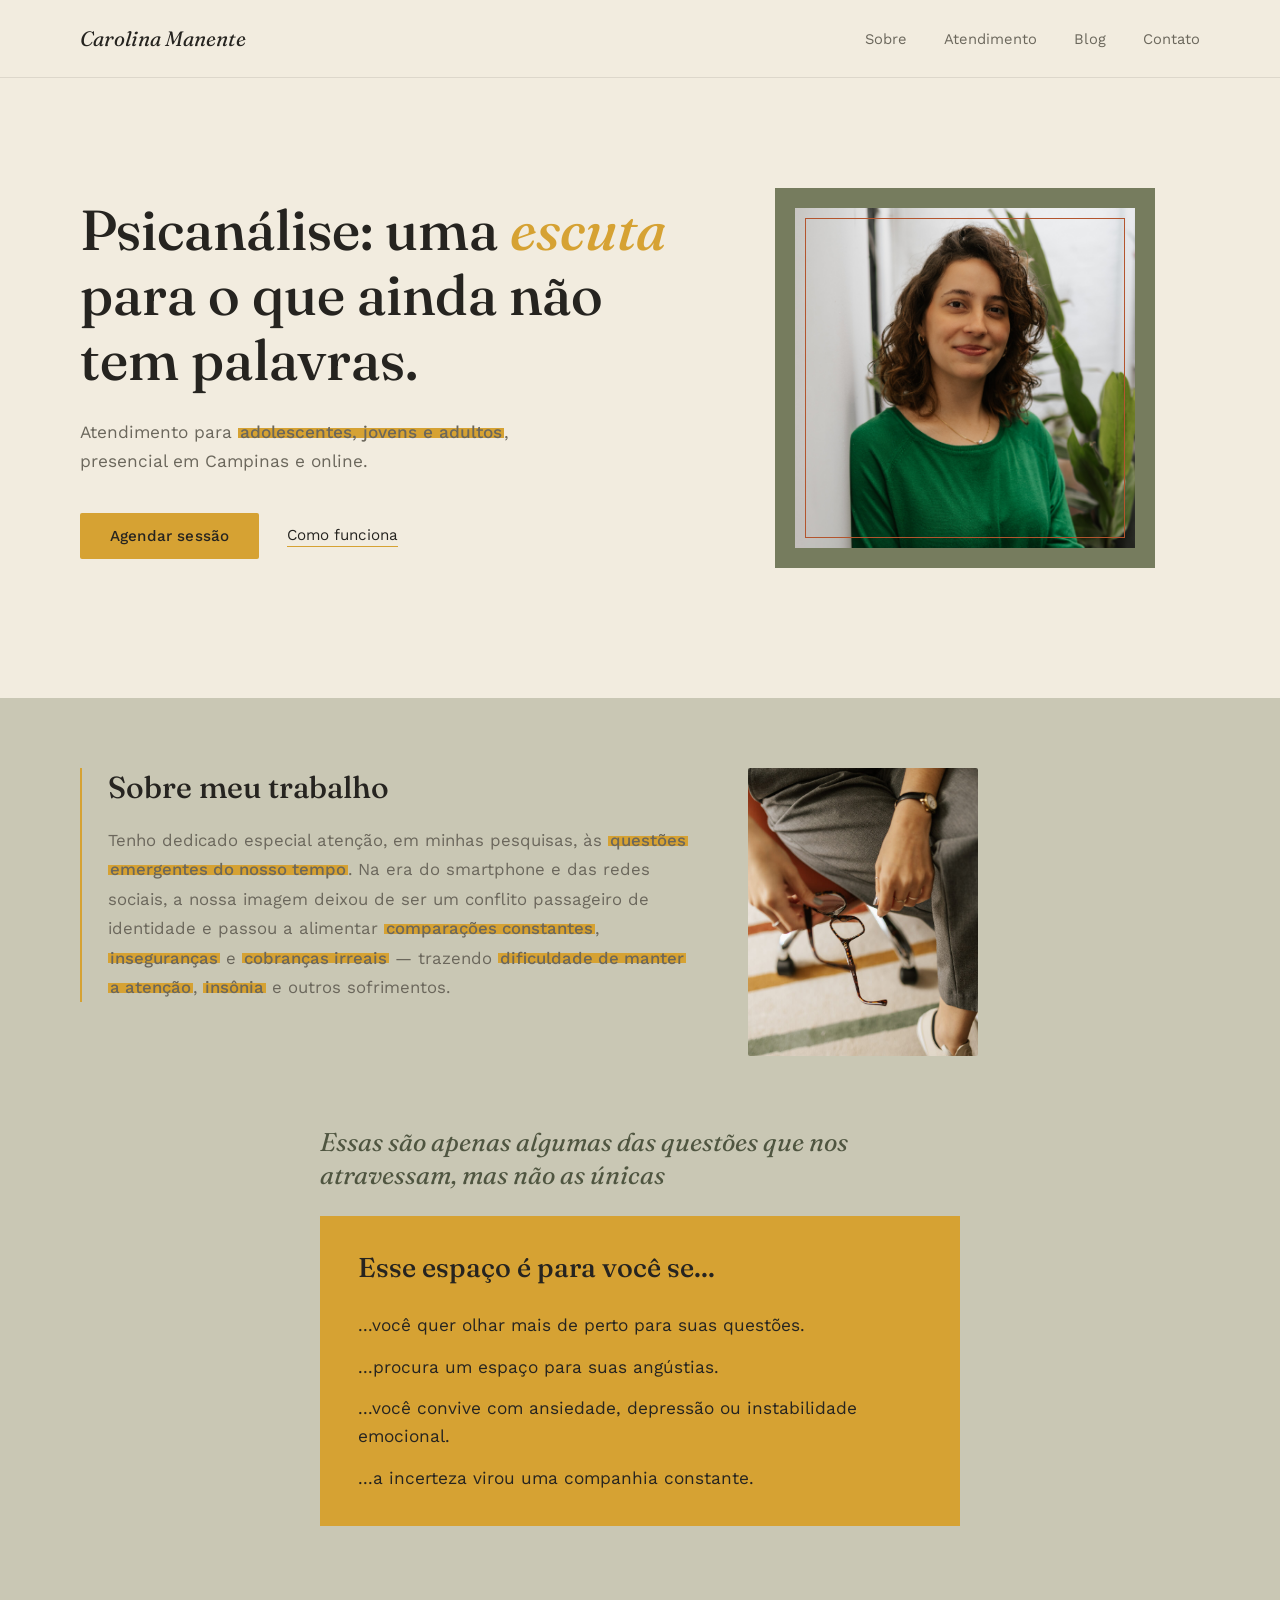
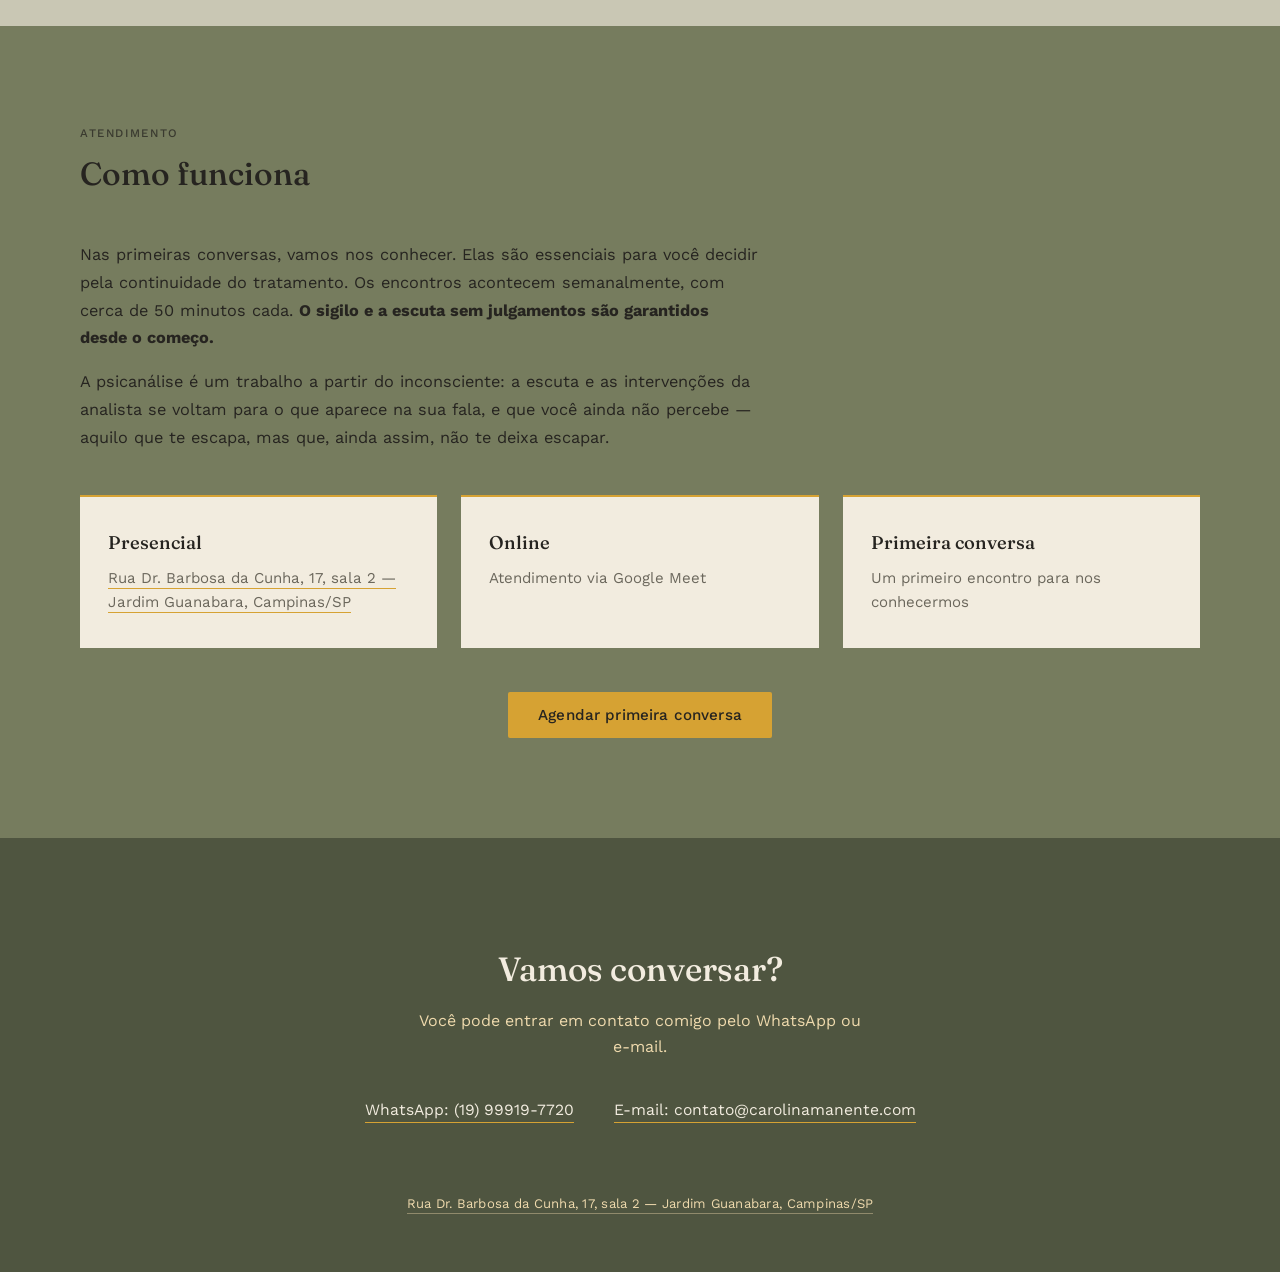
<file: index.html>
<!doctype html>
<html lang="pt-BR">
<head>
<script type="application/ld+json">
{
  "@context": "https://schema.org",
  "@type": "MedicalBusiness",
  "@id": "https://carolinamanente.com/#carolina",
  "name": "Carolina Manente",
  "description": "Psicóloga (CRP 06/177379) e psicanalista em Campinas/SP, dedicada à escuta de adolescentes e jovens adultos que convivem com ansiedade, depressão, TDAH e a incerteza sobre o futuro. Atendimento presencial em Campinas e online.",
  "url": "https://carolinamanente.com/",
  "image": "https://carolinamanente.com/imagens/carolina-retrato.jpg",
  "telephone": "+5519999197720",
  "email": "contato@carolinamanente.com",
  "priceRange": "$$",
  "address": {
    "@type": "PostalAddress",
    "streetAddress": "Rua Dr. Barbosa da Cunha, 17, sala 2",
    "addressLocality": "Campinas",
    "addressRegion": "SP",
    "postalCode": "13073-320",
    "addressCountry": "BR"
  },
  "areaServed": [
    { "@type": "City", "name": "Campinas" },
    { "@type": "Country", "name": "Brasil" }
  ],
  "availableLanguage": ["pt-BR"],
  "knowsAbout": [
    "psicologia",
    "psicoterapia",
    "terapia",
    "psicanálise",
    "ansiedade",
    "depressão",
    "TDAH",
    "insônia",
    "ansiedade social",
    "medo",
    "crise existencial",
    "falta de sentido",
    "autoestima e autoimagem",
    "redes sociais e saúde mental",
    "incerteza sobre o futuro",
    "geração Z"
  ],
  "alumniOf": [
    { "@type": "CollegeOrUniversity", "name": "PUC-Campinas" },
    { "@type": "CollegeOrUniversity", "name": "UNICAMP" }
  ],
  "sameAs": [
    "https://www.linkedin.com/in/carolina-manente-ba2554149/",
    "http://lattes.cnpq.br/0225120305063689"
  ]
}

</script> 
<meta charset="UTF-8" />
<meta name="viewport" content="width=device-width, initial-scale=1.0" />
<title>Carolina Manente | Psicanalista em Campinas</title>
  <link rel="icon" type="image/png" href="imagens/favicon-32.png">
<link rel="apple-touch-icon" href="imagens/favicon-180.png">
<meta name="description" content="Psicóloga (CRP 06/177379) e psicanalista em Campinas e online. Atendimento a adolescentes e jovens adultos: ansiedade, depressão, TDAH, crise existencial e incerteza sobre o futuro.">
<link rel="canonical" href="https://carolinamanente.com/">
<meta property="og:title" content="Carolina Manente — Psicanálise">
<meta property="og:description" content="Psicanálise para adolescentes, jovens e adultos com Carolina Manente. Atendimento presencial em Campinas/SP e online.">
<meta property="og:image" content="https://carolinamanente.com/imagens/carolina-retrato.jpg">
<meta property="og:url" content="https://carolinamanente.com/">
<meta property="og:type" content="website">
<link rel="preconnect" href="https://fonts.googleapis.com">
<link rel="preconnect" href="https://fonts.gstatic.com" crossorigin>
<link href="https://fonts.googleapis.com/css2?family=Fraunces:ital,opsz,wght@0,9..144,300;0,9..144,400;0,9..144,500;0,9..144,600;1,9..144,400;1,9..144,500&family=Work+Sans:wght@300;400;500;600&display=swap" rel="stylesheet">
<link rel="stylesheet" href="estilos.css">
<style>
  em{ font-style:italic; color:var(--mustard); }

  /* MARCADOR — efeito de caneta marca-texto sobre trecho da lede */
  .highlight-marker{
    background-image:linear-gradient(var(--mustard), var(--mustard));
    background-repeat:no-repeat;
    background-size:100% 0.6em;
    background-position:0 56%;
    padding:0 0.12em;
    font-weight:500;
    box-decoration-break:clone;
    -webkit-box-decoration-break:clone;
  }

  /* HERO — o painel de retrato carrega a presença verde, em vez de um glow de fundo */
  .hero{ background:var(--paper); padding:110px 48px 130px; }
  .hero-inner{
    max-width:1120px; margin:0 auto;
    display:grid; grid-template-columns:1.25fr 1fr; gap:64px; align-items:center;
  }
  .hero h1{ font-size:clamp(2.3rem, 4.4vw, 3.7rem); line-height:1.16; margin-bottom:26px; }
  .lede{ font-size:1.08rem; line-height:1.65; color:var(--charcoal-soft); max-width:44ch; margin:0 0 38px; }
  .hero-actions{ display:flex; align-items:center; gap:28px; flex-wrap:wrap; }
  .btn-primary{
    background:var(--mustard); color:var(--charcoal); text-decoration:none;
    padding:14px 30px; border-radius:2px; font-size:0.95rem; font-weight:500;
    letter-spacing:0.01em; transition:background .2s; display:inline-block;
  }
  .btn-primary:hover{ background:var(--mustard-deep); }
  .btn-text{ text-decoration:none; color:var(--charcoal); font-size:0.95rem; border-bottom:1px solid var(--mustard); padding-bottom:2px; }
  .btn-text:hover{ color:var(--mustard-deep); }

  .hero-portrait{ background:var(--olive); padding:20px; max-width:380px; margin:0 auto; }
  .portrait-frame{
    position:relative; aspect-ratio:1; background:var(--olive-tint); overflow:hidden;
    display:flex; align-items:center; justify-content:center;
  }
  .portrait-frame img{ width:100%; height:100%; object-fit:cover; object-position:center 20%; display:block; }
  .portrait-ring{ position:absolute; inset:10px; border:1px solid var(--terracotta); pointer-events:none; }

  /* SOBRE MIM (página própria) — fundo oliva cheio, como o Como funciona */
  .bio-page{ background:var(--olive); padding:120px 48px 60px; }
  .bio-page .eyebrow{ color:var(--charcoal); opacity:0.75; }
  .bio-inner{
    max-width:1120px; margin:0 auto;
    display:grid; grid-template-columns:1.1fr 0.9fr; gap:70px; align-items:start;
  }
  .bio-inner h1{ font-size:clamp(2rem, 3.8vw, 2.6rem); margin-bottom:20px; color:var(--charcoal); }
  .about-highlight{
    background:var(--olive-tint);
    padding:40px 40px 36px;
    box-shadow:0 4px 16px rgba(38,36,32,0.16);
    clip-path:url(#tornEdge);
    -webkit-clip-path:url(#tornEdge);
  }
  .about-highlight p{ color:var(--charcoal); line-height:1.75; font-size:1rem; margin:0; }
  .bio-photo{ aspect-ratio:4/5; overflow:hidden; }
  .bio-photo img{ width:100%; height:100%; object-fit:cover; display:block; }

  /* COMO CHEGUEI ATÉ AQUI — quadrados claros sobre o oliva */
  .trajectory-grid{ background:var(--olive); padding:30px 48px 110px; }
  .trajectory-grid-inner{ max-width:1120px; margin:0 auto; }
  .trajectory-grid-inner h2{ font-size:1.7rem; color:var(--charcoal); margin:0 0 36px; }
  .milestone-grid{ display:grid; grid-template-columns:repeat(auto-fit, minmax(220px, 1fr)); gap:20px; }
  .milestone{ background:var(--olive-tint); padding:26px 24px; }
  .milestone-year{ font-family:'Fraunces', serif; font-style:italic; color:var(--olive-deep); font-size:1.1rem; margin-bottom:8px; }
  .milestone-desc{ font-size:0.95rem; line-height:1.5; color:var(--charcoal); margin:0; }

  .mini-cta--olive{ background:var(--olive-tint); }

  /* SOBRE MEU TRABALHO — mesma tonalidade do Sobre mim, por ser a mesma "unidade" antes da timeline */
  .work{ background:var(--sage-1); padding:70px 48px 50px; }
  .work-inner{
    max-width:1120px; margin:0 auto;
    display:grid; grid-template-columns:1.15fr 0.85fr; gap:56px; align-items:start;
  }
  .work-text{ border-left:2px solid var(--mustard); padding-left:26px; }
  .work-text h2{ font-size:1.9rem; margin-bottom:20px; }
  .work-text p{ font-size:1.05rem; line-height:1.75; color:var(--charcoal-soft); margin:0; }
  .work-text p em{ color:inherit; }
  .work-photo{ max-width:230px; aspect-ratio:4/5; overflow:hidden; border-radius:2px; }
  .work-photo img{ width:100%; height:100%; object-fit:cover; display:block; }


  /* É PARA VOCÊ? — mesma tonalidade do Sobre meu trabalho, mesmo momento da página */
  .fit-check{ background:var(--sage-1); padding:20px 48px 100px; }
  .fit-inner{ max-width:640px; margin:0 auto; }
  .fit-bridge{ font-family:'Fraunces', serif; font-style:italic; color:var(--olive-deep); font-size:1.6rem; line-height:1.3; margin:0 0 24px; }
  .fit-inner h2{ font-size:1.7rem; margin-bottom:28px; }
  .fit-highlight{ background:var(--mustard); padding:34px 38px; }
  .fit-list{ list-style:none; margin:0; padding:0; display:flex; flex-direction:column; gap:14px; }
  .fit-list li{ font-size:1.08rem; line-height:1.6; color:var(--charcoal); }

  /* TRAJETORIA */
  .trajectory{ background:var(--sage-2); padding:130px 48px 110px; }
  .trajectory-inner{
    max-width:1120px; margin:0 auto;
    display:grid; grid-template-columns:1.1fr 0.9fr; gap:56px; align-items:start;
  }
  .trajectory-inner > h3{ font-size:1.5rem; margin-bottom:40px; }
  .trajectory-photo{ aspect-ratio:4/5; overflow:hidden; border-radius:2px; }
  .trajectory-photo img{ width:100%; height:100%; object-fit:cover; display:block; }
  .timeline{ position:relative; padding-left:28px; border-left:1px solid rgba(38,36,32,0.15); max-width:640px; }
  .timeline-item{ position:relative; padding-bottom:30px; }
  .timeline-item:last-child{ padding-bottom:0; }
  .timeline-item::before{
    content:''; position:absolute; left:-33px; top:5px;
    width:8px; height:8px; border-radius:50%; background:var(--terracotta);
  }
  .timeline-year{ font-family:'Fraunces', serif; font-style:italic; color:var(--olive-deep); font-size:0.95rem; margin-bottom:4px; }
  .timeline-desc{ font-size:0.98rem; color:var(--charcoal); line-height:1.5; }

  /* ATENDIMENTO — o verde vira fundo de seção de verdade, não um tom claro */
  .services{ background:var(--olive); padding:100px 48px; }
  .services-inner{ max-width:1120px; margin:0 auto; }
  .services-intro{ max-width:680px; margin:0 0 44px; }
  .services-intro p{ font-size:1.02rem; line-height:1.7; color:var(--charcoal); margin:0 0 16px; }
  .services-intro p:last-child{ margin-bottom:0; }
  .services .eyebrow{ color:var(--charcoal); opacity:0.75; }
  .services h2{ font-size:2rem; margin-bottom:48px; max-width:20ch; color:var(--charcoal); }
  .cards{ display:grid; grid-template-columns:repeat(3, 1fr); gap:24px; margin-bottom:44px; }
  .card{ background:var(--paper); padding:34px 28px; border-top:2px solid var(--mustard); }
  .card h3{ font-size:1.15rem; margin-bottom:12px; color:var(--charcoal); }
  .card p{ font-size:0.94rem; line-height:1.6; color:var(--charcoal-soft); margin:0; }
  .card-address{
    font-size:0.94rem; line-height:1.6; color:var(--charcoal-soft);
    text-decoration:none; border-bottom:1px solid var(--mustard); padding-bottom:1px;
  }
  .card-address:hover{ color:var(--mustard-deep); }
  .services-cta{ text-align:center; }

  /* BLOG — combinação própria: mostarda clara de fundo, terracota como acento raro */
  .blog{ background:var(--mustard-tint); padding:110px 48px; }
  .blog-inner{ max-width:960px; margin:0 auto; border-left:2px solid var(--terracotta); padding-left:42px; display:grid; grid-template-columns:1.3fr 0.9fr; gap:40px; align-items:start; }
  .blog-inner h2{ font-size:1.8rem; margin:14px 0 22px; line-height:1.3; color:var(--charcoal-soft); }
  .blog-inner p{ font-size:1rem; line-height:1.7; color:var(--charcoal-soft); }
  .blog-photo{ aspect-ratio:4/5; overflow:hidden; border-radius:2px; }
  .blog-photo img{ width:100%; height:100%; object-fit:cover; display:block; }

  /* CONTATO — fecho em verde-oliva escuro, ecoando o painel do hero e o fundo do atendimento */
  .contact{ background:var(--olive-deep); color:var(--paper); padding:110px 48px 60px; text-align:center; }
  .contact h2{ color:var(--paper); font-size:2.1rem; margin-bottom:18px; }
  .contact > p{ color:var(--mustard-tint); max-width:46ch; margin:0 auto 40px; line-height:1.6; }
  .contact-links{ display:flex; justify-content:center; gap:40px; flex-wrap:wrap; margin-bottom:70px; }
  .contact-links a{ text-decoration:none; color:var(--paper); font-size:0.98rem; border-bottom:1px solid var(--mustard); padding-bottom:3px; }
  .contact-links a:hover{ color:var(--mustard); }
  .contact-plain{ font-size:0.98rem; color:var(--mustard-tint); }
  .footer-address{
    font-size:0.82rem; color:var(--mustard-tint); letter-spacing:0.02em; text-decoration:none;
    border-bottom:1px solid rgba(239,218,173,0.4); padding-bottom:2px;
  }
  .footer-address:hover{ color:var(--mustard); border-color:var(--mustard); }

  @media (max-width:860px){
    .hero-inner, .bio-inner, .trajectory-inner, .blog-inner, .work-inner{ grid-template-columns:1fr; }
    .hero-portrait{ max-width:220px; }
    .trajectory-photo, .blog-photo, .work-photo{ max-width:280px; margin:0 auto; }
    .cards{ grid-template-columns:1fr; }
    .nav{ padding:20px 24px; }
    .hero,.trajectory,.services,.blog,.contact,.work,.bio-page,.mini-cta{ padding-left:24px; padding-right:24px; }
  }
</style>
  <!-- Google tag (gtag.js) -->
<script async src="https://www.googletagmanager.com/gtag/js?id=G-K1K1GMRV21">
</script>
<script>
  window.dataLayer = window.dataLayer || [];
  function gtag(){dataLayer.push(arguments);}
  gtag('js', new Date());

  gtag('config', 'G-K1K1GMRV21');
</script>
</head>
<body>
<svg width="0" height="0" style="position:absolute" aria-hidden="true">
  <defs>
    <clipPath id="tornEdge" clipPathUnits="objectBoundingBox">
      <path d="M 0.0,0 C 0.025,-0.0014 0.0999,-0.0148 0.1503,-0.0086 C 0.2007,-0.0024 0.2509,0.0368 0.3024,0.037 C 0.3539,0.0372 0.4061,-0.0045 0.4596,-0.0073 C 0.5131,-0.0101 0.5682,0.0212 0.6234,0.02 C 0.6786,0.0188 0.7279,-0.011 0.7907,-0.0143 C 0.8535,-0.0176 0.9651,-0.0024 1.0,0 C 1.0349,0.0024 1.0039,-0.0207 1,0.0 C 0.9961,0.0207 0.9786,0.079 0.9768,0.1243 C 0.975,0.1696 0.9836,0.2102 0.9891,0.2717 C 0.9946,0.3332 1.0112,0.4185 1.01,0.4935 C 1.0088,0.5685 0.9835,0.6371 0.9818,0.7215 C 0.9801,0.8059 0.997,0.9536 1,1.0 C 1.003,1.0464 1.0227,1.0083 1.0,1 C 0.9773,0.9917 0.9132,0.9474 0.8639,0.9501 C 0.8146,0.9527 0.7584,1.0048 0.7042,1.0159 C 0.65,1.027 0.5943,1.0219 0.5388,1.0166 C 0.4832,1.0113 0.4295,0.9848 0.3709,0.984 C 0.3123,0.9832 0.2487,1.0089 0.1869,1.0116 C 0.1251,1.0143 0.0312,1.0019 0.0,1 C -0.0312,0.9981 0.0022,1.0203 0,1.0 C -0.0022,0.9797 -0.0118,0.9243 -0.0131,0.878 C -0.0144,0.8317 -0.0134,0.7788 -0.0078,0.722 C -0.0022,0.6652 0.0212,0.6114 0.0205,0.5373 C 0.0198,0.4632 -0.0084,0.3672 -0.0118,0.2776 C -0.0152,0.188 -0.002,0.0463 0,0.0 C 0.002,-0.0463 -0.025,0.0014 0.0,0 Z" />
    </clipPath>
  </defs>
</svg>


<header class="nav">
  <div class="nav-inner">
    <a href="/" class="brand">Carolina Manente</a>
    <nav class="nav-links">
      <a href="/sobre">Sobre</a>
      <a href="/#atendimento">Atendimento</a>
      <a href="/blog">Blog</a>
      <a href="/#contato">Contato</a>
    </nav>
  </div>
</header>

<section class="hero">
  <div class="hero-inner">
    <div class="hero-copy reveal">
      <h1>Psicanálise: uma <em>escuta</em> para o que ainda não tem palavras.</h1>
      <p class="lede">Atendimento para <span class="highlight-marker">adolescentes, jovens e adultos</span>, presencial em Campinas e online.</p>
      <div class="hero-actions">
        <a class="btn-primary" href="/agendar">Agendar sessão</a>
        <a class="btn-text" href="#atendimento">Como funciona</a>
      </div>
    </div>
    <div class="hero-portrait reveal">
      <div class="portrait-frame">
        <img src="imagens/carolina-retrato.jpg" alt="Carolina Manente">
        <div class="portrait-ring"></div>
      </div>
    </div>
  </div>
</section>

<section class="work">
  <div class="work-inner reveal">
    <div class="work-text">
      <h2>Sobre meu trabalho</h2>
      <p>Tenho dedicado especial atenção, em minhas pesquisas, às <span class="highlight-marker">questões emergentes do nosso tempo</span>. Na era do smartphone e das redes sociais, a nossa imagem deixou de ser um conflito passageiro de identidade e passou a alimentar <span class="highlight-marker">comparações constantes</span>, <span class="highlight-marker">inseguranças</span> e <span class="highlight-marker">cobranças irreais</span> — trazendo <span class="highlight-marker">dificuldade de manter a atenção</span>, <span class="highlight-marker">insônia</span> e outros sofrimentos.</p>
    </div>
    <div class="work-photo"><img src="imagens/carolina-trabalho.jpg" alt="Carolina Manente escrevendo" loading="lazy"></div>
  </div>
</section>

<section class="fit-check">
  <div class="fit-inner reveal">
    <p class="fit-bridge">Essas são apenas algumas das questões que nos atravessam, mas não as únicas</p>
    <div class="fit-highlight">
      <h2>Esse espaço é para você se...</h2>
      <ul class="fit-list">
        <li>...você quer olhar mais de perto para suas questões.</li>
        <li>...procura um espaço para suas angústias.</li>
        <li>...você convive com ansiedade, depressão ou instabilidade emocional.</li>
        <li>...a incerteza virou uma companhia constante.</li>
      </ul>
    </div>
  </div>
</section>

<section class="services" id="atendimento">
  <div class="services-inner">
    <p class="eyebrow">Atendimento</p>
    <h2 class="reveal">Como funciona</h2>
    <div class="services-intro reveal">
      <p>Nas primeiras conversas, vamos nos conhecer. Elas são essenciais para você decidir pela continuidade do tratamento. Os encontros acontecem semanalmente, com cerca de 50 minutos cada. <strong>O sigilo e a escuta sem julgamentos são garantidos desde o começo.</strong></p>
      <p>A psicanálise é um trabalho a partir do inconsciente: a escuta e as intervenções da analista se voltam para o que aparece na sua fala, e que você ainda não percebe — aquilo que te escapa, mas que, ainda assim, não te deixa escapar.</p>
    </div>
    <div class="cards">
      <div class="card reveal">
        <h3>Presencial</h3>
        <a class="card-address" href="https://www.google.com/maps/search/?api=1&query=Rua+Dr.+Barbosa+da+Cunha,+17,+Jardim+Guanabara,+Campinas,+SP" target="_blank" rel="noopener">Rua Dr. Barbosa da Cunha, 17, sala 2 — Jardim Guanabara, Campinas/SP</a>
      </div>
      <div class="card reveal">
        <h3>Online</h3>
        <p>Atendimento via Google Meet</p>
      </div>
      <div class="card reveal">
        <h3>Primeira conversa</h3>
        <p>Um primeiro encontro para nos conhecermos</p>
      </div>
    </div>
    <div class="services-cta reveal">
      <a class="btn-primary" href="/agendar">Agendar primeira conversa</a>
    </div>
  </div>
</section>

<section class="contact" id="contato">
  <h2 class="reveal">Vamos conversar?</h2>
  <p class="reveal">Você pode entrar em contato comigo pelo WhatsApp ou e-mail.</p>
  <div class="contact-links reveal">
    <a href="https://wa.me/5519999197720" target="_blank" rel="noopener">WhatsApp: (19) 99919-7720</a>
    <a href="mailto:contato@carolinamanente.com" class="contact-plain">E-mail: contato@carolinamanente.com</a>
  </div>
  <a class="footer-address" href="https://www.google.com/maps/search/?api=1&query=Rua+Dr.+Barbosa+da+Cunha,+17,+Jardim+Guanabara,+Campinas,+SP" target="_blank" rel="noopener">Rua Dr. Barbosa da Cunha, 17, sala 2 — Jardim Guanabara, Campinas/SP</a>
</section>

<script>
  var els = document.querySelectorAll('.reveal');
  if('IntersectionObserver' in window){
    var io = new IntersectionObserver(function(entries){
      entries.forEach(function(e){
        if(e.isIntersecting){ e.target.classList.add('in'); io.unobserve(e.target); }
      });
    }, { threshold:0.15 });
    els.forEach(function(el){ io.observe(el); });
  } else {
    els.forEach(function(el){ el.classList.add('in'); });
  }
</script>

</body>
</html>
</file>
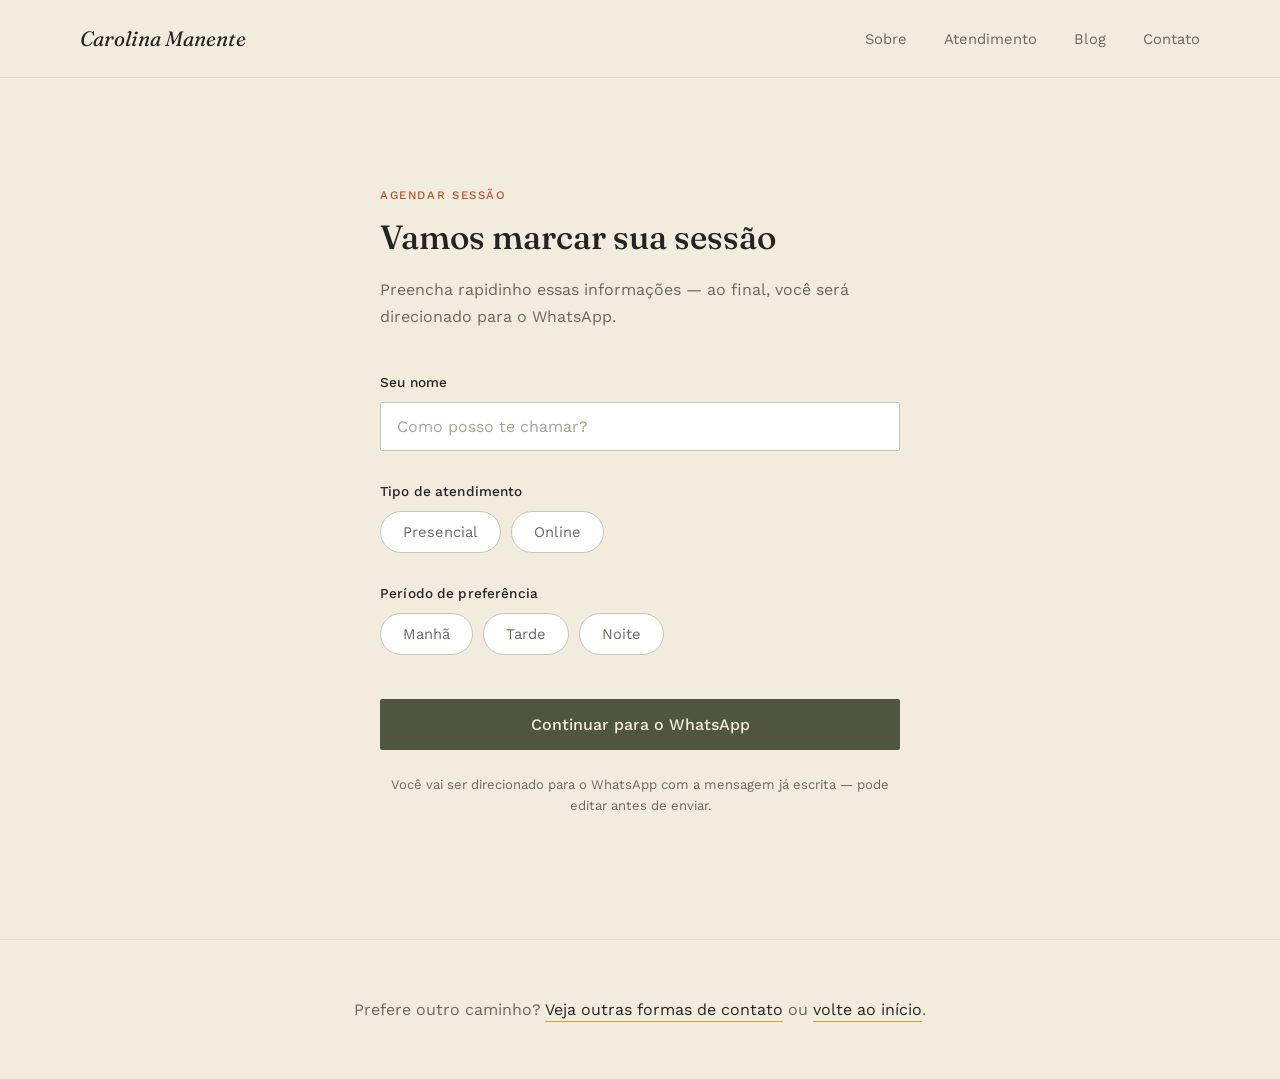
<file: agendar.html>
<!doctype html>
<html lang="pt-BR">
<head>
<script type="application/ld+json">
  {
  "@context": "https://schema.org",
  "@type": "MedicalBusiness",
  "@id": "https://carolinamanente.com/#carolina",
  "name": "Carolina Manente",
  "description": "Psicóloga (CRP 06/177379) e psicanalista em Campinas/SP, dedicada à escuta de adolescentes e jovens adultos que convivem com ansiedade, depressão, TDAH e a incerteza sobre o futuro. Atendimento presencial em Campinas e online.",
  "url": "https://carolinamanente.com/",
  "image": "https://carolinamanente.com/imagens/carolina-retrato.jpg",
  "telephone": "+5519999197720",
  "email": "contato@carolinamanente.com",
  "priceRange": "$$",
  "address": {
    "@type": "PostalAddress",
    "streetAddress": "Rua Dr. Barbosa da Cunha, 17, sala 2",
    "addressLocality": "Campinas",
    "addressRegion": "SP",
    "postalCode": "13073-320",
    "addressCountry": "BR"
  },
  "areaServed": [
    { "@type": "City", "name": "Campinas" },
    { "@type": "Country", "name": "Brasil" }
  ],
  "availableLanguage": ["pt-BR"],
  "knowsAbout": [
    "psicologia",
    "psicoterapia",
    "terapia",
    "psicanálise",
    "ansiedade",
    "depressão",
    "TDAH",
    "insônia",
    "ansiedade social",
    "medo",
    "crise existencial",
    "falta de sentido",
    "autoestima e autoimagem",
    "redes sociais e saúde mental",
    "incerteza sobre o futuro",
    "geração Z"
  ],
  "alumniOf": [
    { "@type": "CollegeOrUniversity", "name": "PUC-Campinas" },
    { "@type": "CollegeOrUniversity", "name": "UNICAMP" }
  ],
  "sameAs": [
    "https://www.linkedin.com/in/carolina-manente-ba2554149/",
    "http://lattes.cnpq.br/0225120305063689"
  ]
}
</script>
<meta charset="UTF-8" />
<meta name="viewport" content="width=device-width, initial-scale=1.0" />
<title>Psicóloga em Campinas — Agendar sessão | Carolina Manente</title>
  <link rel="icon" type="image/png" href="imagens/favicon-32.png">
<link rel="apple-touch-icon" href="imagens/favicon-180.png">
  <meta name="description" content="Agende sua sessão de psicoterapia com Carolina Manente, psicóloga (CRP 06/177379) em Campinas/SP. Atendimento presencial ou online para ansiedade, TDAH, depressão e crises existenciais.">
<link rel="canonical" href="https://carolinamanente.com/agendar">
<meta property="og:title" content="Psicóloga em Campinas — Agendar sessão | Carolina Manente">
<meta property="og:description" content="Agende sua sessão de psicoterapia com Carolina Manente, psicóloga (CRP 06/177379) em Campinas/SP. Atendimento presencial ou online para ansiedade, TDAH, depressão e crises existenciais.">
<meta property="og:image" content="https://carolinamanente.com/imagens/carolina-retrato.jpg">
<meta property="og:url" content="https://carolinamanente.com/agendar">
<meta property="og:type" content="website">
<link rel="preconnect" href="https://fonts.googleapis.com">
<link rel="preconnect" href="https://fonts.gstatic.com" crossorigin>
<link href="https://fonts.googleapis.com/css2?family=Fraunces:ital,opsz,wght@0,9..144,300;0,9..144,400;0,9..144,500;0,9..144,600;1,9..144,400;1,9..144,500&family=Work+Sans:wght@300;400;500;600&display=swap" rel="stylesheet">
<link rel="stylesheet" href="estilos.css">
<style>
  /* SCHEDULE PAGE */
  .schedule-page{ background:var(--paper); padding:110px 48px; }
  .schedule-inner{ max-width:520px; margin:0 auto; }
  .schedule-inner h1{ font-size:clamp(1.7rem, 3.4vw, 2.1rem); line-height:1.3; margin:14px 0 16px; color:var(--charcoal); }
  .schedule-intro{ font-size:1rem; line-height:1.7; color:var(--charcoal-soft); margin:0 0 44px; }

  .field{ margin-bottom:32px; }
  .field label.field-label{
    display:block; font-size:0.85rem; font-weight:500; color:var(--charcoal);
    margin-bottom:12px; letter-spacing:0.01em;
  }
  .field input[type="text"]{
    width:100%; padding:14px 16px; font-family:'Work Sans', sans-serif; font-size:1rem;
    border:1.5px solid var(--sage-1); border-radius:2px; background:#fff; color:var(--charcoal);
    outline:none; transition:border-color .2s;
  }
  .field input[type="text"]:focus{ border-color:var(--mustard); }
  .field input[type="text"]::placeholder{ color:#a9a494; }

  .pill-group{ display:flex; gap:10px; flex-wrap:wrap; }
  .pill-group input{ position:absolute; opacity:0; width:0; height:0; }
  .pill-group label{
    padding:11px 22px; border:1.5px solid var(--sage-1); border-radius:999px;
    font-size:0.92rem; color:var(--charcoal-soft); cursor:pointer; transition:all .18s;
    background:#fff; user-select:none;
  }
  .pill-group label:hover{ border-color:var(--mustard); }
  .pill-group input:checked + label{
    background:var(--mustard); border-color:var(--mustard); color:var(--charcoal); font-weight:500;
  }

  .submit-btn{
    width:100%; padding:16px; margin-top:12px; border:none; border-radius:2px;
    background:var(--olive-deep); color:var(--paper); font-family:'Work Sans', sans-serif;
    font-size:1rem; font-weight:500; cursor:pointer; transition:background .2s;
  }
  .submit-btn:hover{ background:#3d422f; }
  .submit-btn:disabled{ background:var(--sage-1); color:var(--charcoal-soft); cursor:not-allowed; }

  .field-error{
    display:none; font-size:0.82rem; color:var(--terracotta); margin-top:8px;
  }
  .field-error.show{ display:block; }

  .schedule-note{
    margin-top:24px; font-size:0.82rem; color:var(--charcoal-soft); line-height:1.6; text-align:center;
  }

  .confirm-box{ display:none; }
  .confirm-box.show{ display:block; }
  .confirm-label{ font-size:0.85rem; font-weight:500; color:var(--charcoal); margin:0 0 12px; }
  .confirm-message{
    background:#fff; border:1.5px solid var(--sage-1); border-radius:2px; padding:18px 20px;
    font-size:0.98rem; line-height:1.6; color:var(--charcoal); margin:0 0 22px;
  }
  .confirm-link{ display:block; text-align:center; text-decoration:none; }
  .edit-link{
    display:block; width:100%; margin-top:14px; padding:10px; background:none; border:none;
    font-family:'Work Sans', sans-serif; font-size:0.85rem; color:var(--charcoal-soft);
    text-decoration:underline; cursor:pointer; text-align:center;
  }
  .edit-link:hover{ color:var(--terracotta); }

  @media (max-width:600px){
    .nav{ padding:20px 24px; }
    .schedule-page{ padding:80px 24px; }
  }
</style>
  <!-- Google tag (gtag.js) -->
<script async src="https://www.googletagmanager.com/gtag/js?id=G-K1K1GMRV21">
</script>
<script>
  window.dataLayer = window.dataLayer || [];
  function gtag(){dataLayer.push(arguments);}
  gtag('js', new Date());

  gtag('config', 'G-K1K1GMRV21');
</script>
</head>
<body>

<header class="nav">
  <div class="nav-inner">
    <a href="/" class="brand">Carolina Manente</a>
    <nav class="nav-links">
      <a href="/sobre">Sobre</a>
      <a href="/#atendimento">Atendimento</a>
      <a href="/blog">Blog</a>
      <a href="/#contato">Contato</a>
    </nav>
  </div>
</header>

<section class="schedule-page">
  <div class="schedule-inner">
    <p class="eyebrow">Agendar sessão</p>
    <h1>Vamos marcar sua sessão</h1>
    <p class="schedule-intro">Preencha rapidinho essas informações — ao final, você será direcionado para o WhatsApp.</p>

    <form id="schedule-form" novalidate>
      <div class="field">
        <label class="field-label" for="nome">Seu nome</label>
        <input type="text" id="nome" name="nome" placeholder="Como posso te chamar?" autocomplete="name">
        <p class="field-error" id="erro-nome">Preencha seu nome pra continuar.</p>
      </div>

      <div class="field">
        <label class="field-label">Tipo de atendimento</label>
        <div class="pill-group" id="grupo-tipo">
          <input type="radio" name="tipo" id="tipo-presencial" value="presencial">
          <label for="tipo-presencial">Presencial</label>
          <input type="radio" name="tipo" id="tipo-online" value="online">
          <label for="tipo-online">Online</label>
        </div>
        <p class="field-error" id="erro-tipo">Escolha uma opção pra continuar.</p>
      </div>

      <div class="field">
        <label class="field-label">Período de preferência</label>
        <div class="pill-group" id="grupo-periodo">
          <input type="radio" name="periodo" id="periodo-manha" value="manhã">
          <label for="periodo-manha">Manhã</label>
          <input type="radio" name="periodo" id="periodo-tarde" value="tarde">
          <label for="periodo-tarde">Tarde</label>
          <input type="radio" name="periodo" id="periodo-noite" value="noite">
          <label for="periodo-noite">Noite</label>
        </div>
        <p class="field-error" id="erro-periodo">Escolha um período pra continuar.</p>
      </div>

      <button type="submit" class="submit-btn">Continuar para o WhatsApp</button>
      <p class="schedule-note">Você vai ser direcionado para o WhatsApp com a mensagem já escrita — pode editar antes de enviar.</p>
    </form>

    <div class="confirm-box" id="confirm-box">
      <p class="confirm-label">Sua mensagem está pronta:</p>
      <p class="confirm-message" id="confirm-message"></p>
      <a class="submit-btn confirm-link" id="confirm-link" href="#" target="_blank" rel="noopener">Abrir WhatsApp e enviar</a>
      <button type="button" class="edit-link" id="edit-link">Editar respostas</button>
    </div>
  </div>
</section>

<section class="mini-cta">
  <p>Prefere outro caminho? <a href="/#contato">Veja outras formas de contato</a> ou <a href="/">volte ao início</a>.</p>
</section>

<script>
  const WHATSAPP_NUMBER = "5519999197720";

  const form = document.getElementById('schedule-form');
  const confirmBox = document.getElementById('confirm-box');
  const confirmMessage = document.getElementById('confirm-message');
  const confirmLink = document.getElementById('confirm-link');
  const editLink = document.getElementById('edit-link');

  form.addEventListener('submit', function(e){
    e.preventDefault();

    const nome = document.getElementById('nome').value.trim();
    const tipo = document.querySelector('input[name="tipo"]:checked');
    const periodo = document.querySelector('input[name="periodo"]:checked');

    let valido = true;

    document.getElementById('erro-nome').classList.remove('show');
    document.getElementById('erro-tipo').classList.remove('show');
    document.getElementById('erro-periodo').classList.remove('show');

    if(!nome){
      document.getElementById('erro-nome').classList.add('show');
      valido = false;
    }
    if(!tipo){
      document.getElementById('erro-tipo').classList.add('show');
      valido = false;
    }
    if(!periodo){
      document.getElementById('erro-periodo').classList.add('show');
      valido = false;
    }

    if(!valido) return;

    const tipoTexto = tipo.value === 'presencial' ? 'presencial' : 'online';
    const periodoTexto = periodo.value;

    const mensagem = `Olá! Meu nome é ${nome} e gostaria de agendar uma sessão no período da ${periodoTexto}. Tenho preferência por atendimento ${tipoTexto}.`;
    const link = `https://wa.me/${WHATSAPP_NUMBER}?text=${encodeURIComponent(mensagem)}`;

    confirmMessage.textContent = mensagem;
    confirmLink.setAttribute('href', link);

    form.style.display = 'none';
    confirmBox.classList.add('show');
    confirmBox.scrollIntoView({ behavior: 'smooth', block: 'start' });
  });

  editLink.addEventListener('click', function(){
    confirmBox.classList.remove('show');
    form.style.display = 'block';
  });
</script>

</body>
</html>
</file>
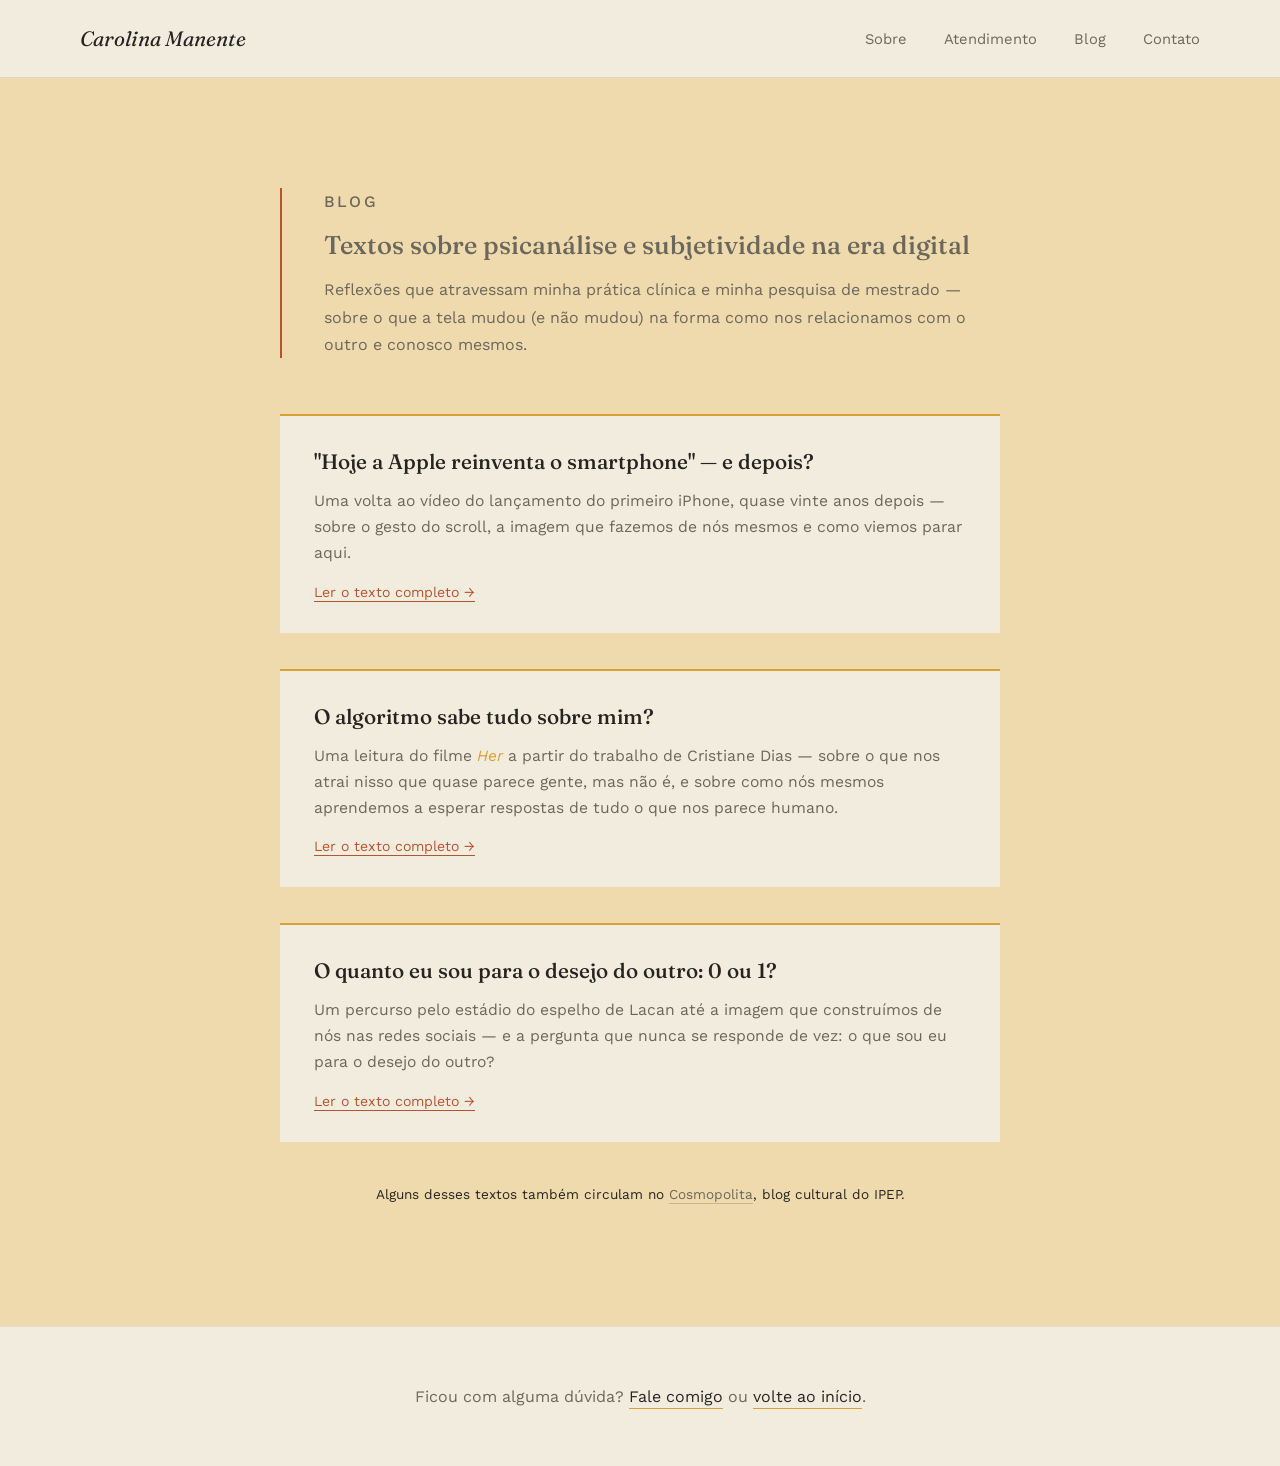
<file: blog.html>
<!doctype html>
<html lang="pt-BR">
<head>
<script type="application/ld+json">
  {
  "@context": "https://schema.org",
  "@type": "MedicalBusiness",
  "@id": "https://carolinamanente.com/#carolina",
  "name": "Carolina Manente",
  "description": "Psicóloga (CRP 06/177379) e psicanalista em Campinas/SP, dedicada à escuta de adolescentes e jovens adultos que convivem com ansiedade, depressão, TDAH e a incerteza sobre o futuro. Atendimento presencial em Campinas e online.",
  "url": "https://carolinamanente.com/",
  "image": "https://carolinamanente.com/imagens/carolina-retrato.jpg",
  "telephone": "+5519999197720",
  "email": "contato@carolinamanente.com",
  "priceRange": "$$",
  "address": {
    "@type": "PostalAddress",
    "streetAddress": "Rua Dr. Barbosa da Cunha, 17, sala 2",
    "addressLocality": "Campinas",
    "addressRegion": "SP",
    "postalCode": "13073-320",
    "addressCountry": "BR"
  },
  "areaServed": [
    { "@type": "City", "name": "Campinas" },
    { "@type": "Country", "name": "Brasil" }
  ],
  "availableLanguage": ["pt-BR"],
  "knowsAbout": [
    "psicologia",
    "psicoterapia",
    "terapia",
    "psicanálise",
    "ansiedade",
    "depressão",
    "TDAH",
    "insônia",
    "ansiedade social",
    "medo",
    "crise existencial",
    "falta de sentido",
    "autoestima e autoimagem",
    "redes sociais e saúde mental",
    "incerteza sobre o futuro",
    "geração Z"
  ],
  "alumniOf": [
    { "@type": "CollegeOrUniversity", "name": "PUC-Campinas" },
    { "@type": "CollegeOrUniversity", "name": "UNICAMP" }
  ],
  "sameAs": [
    "https://www.linkedin.com/in/carolina-manente-ba2554149/",
    "http://lattes.cnpq.br/0225120305063689"
  ]
}
</script>
<meta charset="UTF-8" />
<meta name="viewport" content="width=device-width, initial-scale=1.0" />
<title>Redes sociais, Smartphone, Geração Z — Blog</title>
<meta name="description" content="Blog de Carolina Manente sobre psicanálise e subjetividade na era digital...">
  <link rel="icon" type="image/png" href="imagens/favicon-32.png">
<link rel="apple-touch-icon" href="imagens/favicon-180.png">
  <meta name="description" content="Blog de Carolina Manente sobre psicanálise e subjetividade na era digital — reflexões que atravessam a prática clínica e a pesquisa de mestrado da autora.">
<link rel="canonical" href="https://carolinamanente.com/blog">
<meta property="og:title" content="Blog — Carolina Manente">
<meta property="og:description" content="Blog de Carolina Manente sobre psicanálise e subjetividade na era digital — reflexões que atravessam a prática clínica e a pesquisa de mestrado da autora.">
<meta property="og:image" content="https://carolinamanente.com/imagens/carolina-retrato.jpg">
<meta property="og:url" content="https://carolinamanente.com/blog">
<meta property="og:type" content="website">
<link rel="preconnect" href="https://fonts.googleapis.com">
<link rel="preconnect" href="https://fonts.gstatic.com" crossorigin>
<link href="https://fonts.googleapis.com/css2?family=Fraunces:ital,opsz,wght@0,9..144,300;0,9..144,400;0,9..144,500;0,9..144,600;1,9..144,400;1,9..144,500&family=Work+Sans:wght@300;400;500;600&display=swap" rel="stylesheet">
<link rel="stylesheet" href="estilos.css">
<style>
  em{ font-style:italic; color:var(--mustard); }

  /* HERO — o painel de retrato carrega a presença verde, em vez de um glow de fundo */
  .hero{ background:var(--paper); padding:110px 48px 130px; }
  .hero-inner{
    max-width:1120px; margin:0 auto;
    display:grid; grid-template-columns:1.25fr 1fr; gap:64px; align-items:center;
  }
  .hero h1{ font-size:clamp(2.3rem, 4.4vw, 3.7rem); line-height:1.16; margin-bottom:26px; }
  .lede{ font-size:1.08rem; line-height:1.65; color:var(--charcoal-soft); max-width:44ch; margin:0 0 38px; }
  .hero-actions{ display:flex; align-items:center; gap:28px; flex-wrap:wrap; }
  .btn-primary{
    background:var(--mustard); color:var(--charcoal); text-decoration:none;
    padding:14px 30px; border-radius:2px; font-size:0.95rem; font-weight:500;
    letter-spacing:0.01em; transition:background .2s; display:inline-block;
  }
  .btn-primary:hover{ background:var(--mustard-deep); }
  .btn-text{ text-decoration:none; color:var(--charcoal); font-size:0.95rem; border-bottom:1px solid var(--mustard); padding-bottom:2px; }
  .btn-text:hover{ color:var(--mustard-deep); }

  .hero-portrait{ background:var(--olive); padding:20px; max-width:380px; margin:0 auto; }
  .portrait-frame{
    position:relative; aspect-ratio:1; background:var(--olive-tint); overflow:hidden;
    display:flex; align-items:center; justify-content:center;
  }
  .portrait-frame img{ width:100%; height:100%; object-fit:cover; object-position:center 20%; display:block; }
  .portrait-ring{ position:absolute; inset:10px; border:1px solid var(--terracotta); pointer-events:none; }

  /* SOBRE (citação, home) */
  .about{ background:var(--paper); padding:70px 48px 30px; }
  .about-inner{ max-width:520px; margin:0 auto; display:flex; flex-direction:column; align-items:flex-start; gap:28px; }
  .about-inner blockquote{
    font-family:'Fraunces', serif; font-style:italic; font-size:1.5rem;
    line-height:1.4; color:var(--olive-deep); margin:0; border-left:2px solid var(--mustard); padding-left:26px;
  }
  .about-photo{ width:150px; height:150px; border-radius:50%; overflow:hidden; border:3px solid var(--mustard); margin-left:26px; }
  .about-photo img{ width:100%; height:100%; object-fit:cover; display:block; }

  /* SOBRE MIM (página própria) — fundo oliva cheio, como o Como funciona */
  .bio-page{ background:var(--olive); padding:120px 48px 60px; }
  .bio-page .eyebrow{ color:var(--charcoal); opacity:0.75; }
  .bio-inner{
    max-width:1120px; margin:0 auto;
    display:grid; grid-template-columns:1.1fr 0.9fr; gap:70px; align-items:start;
  }
  .bio-inner h1{ font-size:clamp(2rem, 3.8vw, 2.6rem); margin-bottom:20px; color:var(--charcoal); }
  .about-highlight{
    background:var(--olive-tint);
    padding:40px 40px 36px;
    box-shadow:0 4px 16px rgba(38,36,32,0.16);
    clip-path:url(#tornEdge);
    -webkit-clip-path:url(#tornEdge);
  }
  .about-highlight p{ color:var(--charcoal); line-height:1.75; font-size:1rem; margin:0; }
  .bio-photo{ aspect-ratio:4/5; overflow:hidden; }
  .bio-photo img{ width:100%; height:100%; object-fit:cover; display:block; }

  /* COMO CHEGUEI ATÉ AQUI — quadrados claros sobre o oliva */
  .trajectory-grid{ background:var(--olive); padding:30px 48px 110px; }
  .trajectory-grid-inner{ max-width:1120px; margin:0 auto; }
  .trajectory-grid-inner h2{ font-size:1.7rem; color:var(--charcoal); margin:0 0 36px; }
  .milestone-grid{ display:grid; grid-template-columns:repeat(auto-fit, minmax(220px, 1fr)); gap:20px; }
  .milestone{ background:var(--olive-tint); padding:26px 24px; }
  .milestone-year{ font-family:'Fraunces', serif; font-style:italic; color:var(--olive-deep); font-size:1.1rem; margin-bottom:8px; }
  .milestone-desc{ font-size:0.95rem; line-height:1.5; color:var(--charcoal); margin:0; }

  .mini-cta--olive{ background:var(--olive-tint); }

  /* SOBRE MEU TRABALHO — mesma tonalidade do Sobre mim, por ser a mesma "unidade" antes da timeline */
  .work{ background:var(--sage-1); padding:20px 48px 50px; }
  .work-inner{
    max-width:1120px; margin:0 auto;
    display:grid; grid-template-columns:1.15fr 0.85fr; gap:56px; align-items:start;
  }
  .work-text{ border-left:2px solid var(--mustard); padding-left:26px; }
  .work-text h2{ font-size:1.9rem; margin-bottom:20px; }
  .work-text p{ font-size:1.05rem; line-height:1.75; color:var(--charcoal-soft); margin:0; }
  .work-text p em{ color:inherit; }
  .work-photo{ max-width:230px; aspect-ratio:4/5; overflow:hidden; border-radius:2px; }
  .work-photo img{ width:100%; height:100%; object-fit:cover; display:block; }


  /* É PARA VOCÊ? — mesma tonalidade do Sobre meu trabalho, mesmo momento da página */
  .fit-check{ background:var(--sage-1); padding:20px 48px 100px; }
  .fit-inner{ max-width:640px; margin:0 auto; }
  .fit-bridge{ font-family:'Fraunces', serif; font-style:italic; color:var(--olive-deep); font-size:1.6rem; line-height:1.3; margin:0 0 24px; }
  .fit-inner h2{ font-size:1.7rem; margin-bottom:28px; }
  .fit-highlight{ background:var(--mustard); padding:34px 38px; }
  .fit-list{ list-style:none; margin:0; padding:0; display:flex; flex-direction:column; gap:14px; }
  .fit-list li{ font-size:1.08rem; line-height:1.6; color:var(--charcoal); }

  /* TRAJETORIA */
  .trajectory{ background:var(--sage-2); padding:130px 48px 110px; }
  .trajectory-inner{
    max-width:1120px; margin:0 auto;
    display:grid; grid-template-columns:1.1fr 0.9fr; gap:56px; align-items:start;
  }
  .trajectory-inner > h3{ font-size:1.5rem; margin-bottom:40px; }
  .trajectory-photo{ aspect-ratio:4/5; overflow:hidden; border-radius:2px; }
  .trajectory-photo img{ width:100%; height:100%; object-fit:cover; display:block; }
  .timeline{ position:relative; padding-left:28px; border-left:1px solid rgba(38,36,32,0.15); max-width:640px; }
  .timeline-item{ position:relative; padding-bottom:30px; }
  .timeline-item:last-child{ padding-bottom:0; }
  .timeline-item::before{
    content:''; position:absolute; left:-33px; top:5px;
    width:8px; height:8px; border-radius:50%; background:var(--terracotta);
  }
  .timeline-year{ font-family:'Fraunces', serif; font-style:italic; color:var(--olive-deep); font-size:0.95rem; margin-bottom:4px; }
  .timeline-desc{ font-size:0.98rem; color:var(--charcoal); line-height:1.5; }

  /* ATENDIMENTO — o verde vira fundo de seção de verdade, não um tom claro */
  .services{ background:var(--olive); padding:100px 48px; }
  .services-inner{ max-width:1120px; margin:0 auto; }
  .services-intro{ max-width:680px; margin:0 0 44px; }
  .services-intro p{ font-size:1.02rem; line-height:1.7; color:var(--charcoal); margin:0 0 16px; }
  .services-intro p:last-child{ margin-bottom:0; }
  .services .eyebrow{ color:var(--charcoal); opacity:0.75; }
  .services h2{ font-size:2rem; margin-bottom:48px; max-width:20ch; color:var(--charcoal); }
  .cards{ display:grid; grid-template-columns:repeat(3, 1fr); gap:24px; margin-bottom:44px; }
  .card{ background:var(--paper); padding:34px 28px; border-top:2px solid var(--mustard); }
  .card h3{ font-size:1.15rem; margin-bottom:12px; color:var(--charcoal); }
  .card p{ font-size:0.94rem; line-height:1.6; color:var(--charcoal-soft); margin:0; }
  .card-address{
    font-size:0.94rem; line-height:1.6; color:var(--charcoal-soft);
    text-decoration:none; border-bottom:1px solid var(--mustard); padding-bottom:1px;
  }
  .card-address:hover{ color:var(--mustard-deep); }
  .services-cta{ text-align:center; }

  /* BLOG — combinação própria: mostarda clara de fundo, terracota como acento raro */
  .blog{ background:var(--mustard-tint); padding:110px 48px; }
  .blog-inner{ max-width:720px; margin:0 auto; }
  .blog-intro{ border-left:2px solid var(--terracotta); padding-left:42px; margin-bottom:56px; }
  .blog-intro h2{ font-size:1.6rem; margin:14px 0 14px; line-height:1.3; color:var(--charcoal-soft); }
  .blog-intro p{ font-size:1rem; line-height:1.7; color:var(--charcoal-soft); margin:0; }
  .post-list{ display:flex; flex-direction:column; gap:36px; }
  .post-card{ background:var(--paper); padding:32px 34px; border-top:2px solid var(--mustard); }
  .post-card h3{ font-size:1.3rem; margin-bottom:12px; line-height:1.35; }
  .post-card h3 a{ color:var(--charcoal); text-decoration:none; }
  .post-card h3 a:hover{ color:var(--mustard-deep); }
  .post-card p{ font-size:0.98rem; line-height:1.65; color:var(--charcoal-soft); margin:0 0 16px; }
  .post-card-link{ font-size:0.88rem; color:var(--terracotta); text-decoration:none; border-bottom:1px solid currentColor; padding-bottom:1px; }
  .post-card-link:hover{ color:var(--mustard-deep); }
  .cosmopolita-link{ margin-top:44px; text-align:center; font-size:0.85rem; }
  .cosmopolita-link a{ color:var(--charcoal-soft); text-decoration:none; border-bottom:1px solid rgba(38,36,32,0.2); padding-bottom:1px; }
  .cosmopolita-link a:hover{ color:var(--terracotta); border-color:var(--terracotta); }

  /* CONTATO — fecho em verde-oliva escuro, ecoando o painel do hero e o fundo do atendimento */
  .contact{ background:var(--olive-deep); color:var(--paper); padding:110px 48px 60px; text-align:center; }
  .contact h2{ color:var(--paper); font-size:2.1rem; margin-bottom:18px; }
  .contact > p{ color:var(--mustard-tint); max-width:46ch; margin:0 auto 40px; line-height:1.6; }
  .contact-links{ display:flex; justify-content:center; gap:40px; flex-wrap:wrap; margin-bottom:70px; }
  .contact-links a{ text-decoration:none; color:var(--paper); font-size:0.98rem; border-bottom:1px solid var(--mustard); padding-bottom:3px; }
  .contact-links a:hover{ color:var(--mustard); }
  .contact-plain{ font-size:0.98rem; color:var(--mustard-tint); }
  .footer-address{
    font-size:0.82rem; color:var(--mustard-tint); letter-spacing:0.02em; text-decoration:none;
    border-bottom:1px solid rgba(239,218,173,0.4); padding-bottom:2px;
  }
  .footer-address:hover{ color:var(--mustard); border-color:var(--mustard); }

  @media (max-width:860px){
    .hero-inner, .bio-inner, .trajectory-inner, .work-inner{ grid-template-columns:1fr; }
    .hero-portrait{ order:-1; max-width:220px; }
    .trajectory-photo, .work-photo{ max-width:280px; margin:0 auto; }
    .cards{ grid-template-columns:1fr; }
    .nav{ padding:20px 24px; }
    .hero,.trajectory,.services,.blog,.contact,.work,.bio-page,.mini-cta{ padding-left:24px; padding-right:24px; }
  }
</style>
  <!-- Google tag (gtag.js) -->
<script async src="https://www.googletagmanager.com/gtag/js?id=G-K1K1GMRV21">
</script>
<script>
  window.dataLayer = window.dataLayer || [];
  function gtag(){dataLayer.push(arguments);}
  gtag('js', new Date());

  gtag('config', 'G-K1K1GMRV21');
</script>
</head>
<body>
<svg width="0" height="0" style="position:absolute" aria-hidden="true">
  <defs>
    <clipPath id="tornEdge" clipPathUnits="objectBoundingBox">
      <path d="M 0.0,0 C 0.025,-0.0014 0.0999,-0.0148 0.1503,-0.0086 C 0.2007,-0.0024 0.2509,0.0368 0.3024,0.037 C 0.3539,0.0372 0.4061,-0.0045 0.4596,-0.0073 C 0.5131,-0.0101 0.5682,0.0212 0.6234,0.02 C 0.6786,0.0188 0.7279,-0.011 0.7907,-0.0143 C 0.8535,-0.0176 0.9651,-0.0024 1.0,0 C 1.0349,0.0024 1.0039,-0.0207 1,0.0 C 0.9961,0.0207 0.9786,0.079 0.9768,0.1243 C 0.975,0.1696 0.9836,0.2102 0.9891,0.2717 C 0.9946,0.3332 1.0112,0.4185 1.01,0.4935 C 1.0088,0.5685 0.9835,0.6371 0.9818,0.7215 C 0.9801,0.8059 0.997,0.9536 1,1.0 C 1.003,1.0464 1.0227,1.0083 1.0,1 C 0.9773,0.9917 0.9132,0.9474 0.8639,0.9501 C 0.8146,0.9527 0.7584,1.0048 0.7042,1.0159 C 0.65,1.027 0.5943,1.0219 0.5388,1.0166 C 0.4832,1.0113 0.4295,0.9848 0.3709,0.984 C 0.3123,0.9832 0.2487,1.0089 0.1869,1.0116 C 0.1251,1.0143 0.0312,1.0019 0.0,1 C -0.0312,0.9981 0.0022,1.0203 0,1.0 C -0.0022,0.9797 -0.0118,0.9243 -0.0131,0.878 C -0.0144,0.8317 -0.0134,0.7788 -0.0078,0.722 C -0.0022,0.6652 0.0212,0.6114 0.0205,0.5373 C 0.0198,0.4632 -0.0084,0.3672 -0.0118,0.2776 C -0.0152,0.188 -0.002,0.0463 0,0.0 C 0.002,-0.0463 -0.025,0.0014 0.0,0 Z" />
    </clipPath>
  </defs>
</svg>


<header class="nav">
  <div class="nav-inner">
    <a href="/" class="brand">Carolina Manente</a>
    <nav class="nav-links">
      <a href="/sobre">Sobre</a>
      <a href="/#atendimento">Atendimento</a>
      <a href="/blog">Blog</a>
      <a href="/#contato">Contato</a>
    </nav>
  </div>
</header>

<section class="blog" id="blog">
  <div class="blog-inner">
    <div class="blog-intro reveal">
      <p class="eyebrow">Blog</p>
      <h2>Textos sobre psicanálise e subjetividade na era digital</h2>
      <p>Reflexões que atravessam minha prática clínica e minha pesquisa de mestrado — sobre o que a tela mudou (e não mudou) na forma como nos relacionamos com o outro e conosco mesmos.</p>
    </div>
    <div class="post-list">
      <article class="post-card reveal">
        <h3><a href="/post-iphone">"Hoje a Apple reinventa o smartphone" — e depois?</a></h3>
        <p>Uma volta ao vídeo do lançamento do primeiro iPhone, quase vinte anos depois — sobre o gesto do scroll, a imagem que fazemos de nós mesmos e como viemos parar aqui.</p>
        <a class="post-card-link" href="/post-iphone">Ler o texto completo →</a>
      </article>
      <article class="post-card reveal">
        <h3><a href="/post-algoritmo">O algoritmo sabe tudo sobre mim?</a></h3>
        <p>Uma leitura do filme <em>Her</em> a partir do trabalho de Cristiane Dias — sobre o que nos atrai nisso que quase parece gente, mas não é, e sobre como nós mesmos aprendemos a esperar respostas de tudo o que nos parece humano.</p>
        <a class="post-card-link" href="/post-algoritmo">Ler o texto completo →</a>
      </article>
      <article class="post-card reveal">
        <h3><a href="/post-espelho">O quanto eu sou para o desejo do outro: 0 ou 1?</a></h3>
        <p>Um percurso pelo estádio do espelho de Lacan até a imagem que construímos de nós nas redes sociais — e a pergunta que nunca se responde de vez: o que sou eu para o desejo do outro?</p>
        <a class="post-card-link" href="/post-espelho">Ler o texto completo →</a>
      </article>
    </div>
    <p class="cosmopolita-link reveal">Alguns desses textos também circulam no <a href="https://cosmopolita.ipep-psicanalise.com.br/author/carolina-manente/" target="_blank" rel="noopener">Cosmopolita</a>, blog cultural do IPEP.</p>
  </div>
</section>

<section class="mini-cta">
  <p>Ficou com alguma dúvida? <a href="/#contato">Fale comigo</a> ou <a href="/">volte ao início</a>.</p>
</section>

<script>
  var els = document.querySelectorAll('.reveal');
  if('IntersectionObserver' in window){
    var io = new IntersectionObserver(function(entries){
      entries.forEach(function(e){
        if(e.isIntersecting){ e.target.classList.add('in'); io.unobserve(e.target); }
      });
    }, { threshold:0.15 });
    els.forEach(function(el){ io.observe(el); });
  } else {
    els.forEach(function(el){ el.classList.add('in'); });
  }
</script>

</body>
</html>
</file>
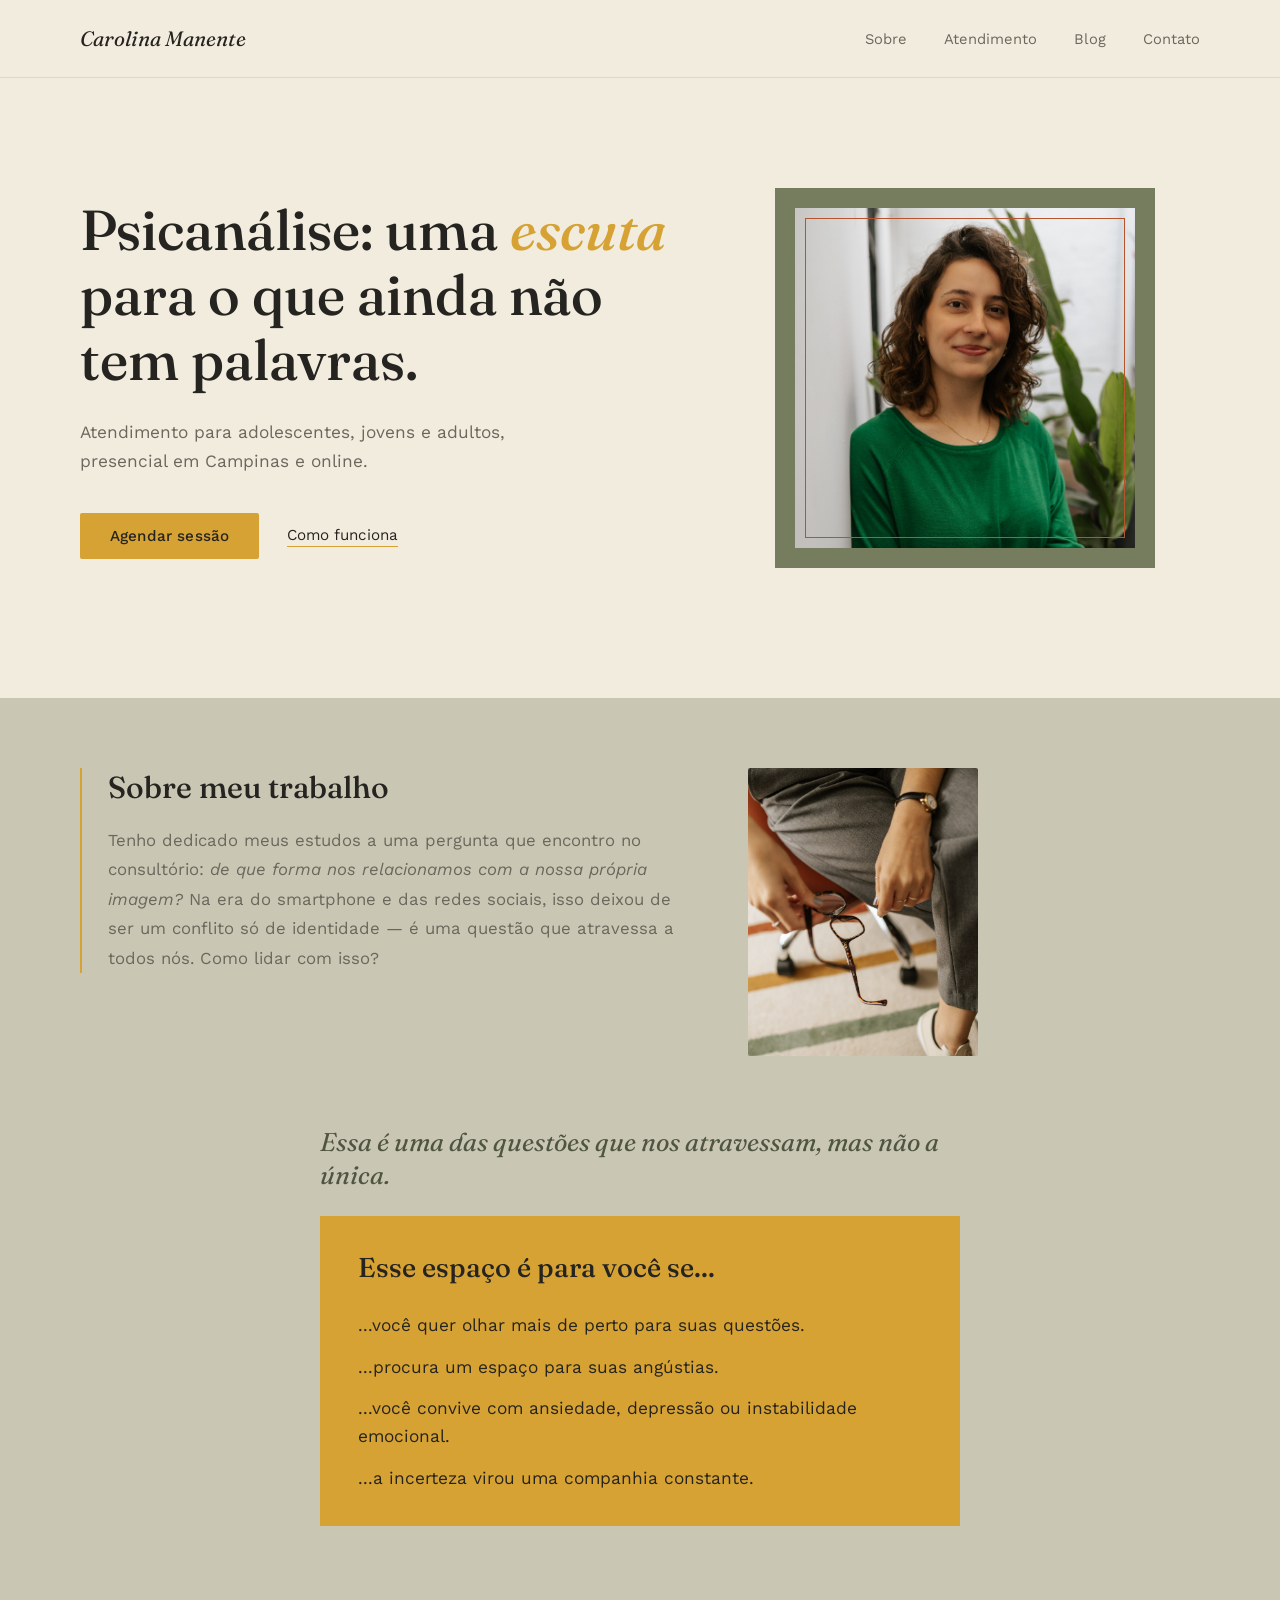
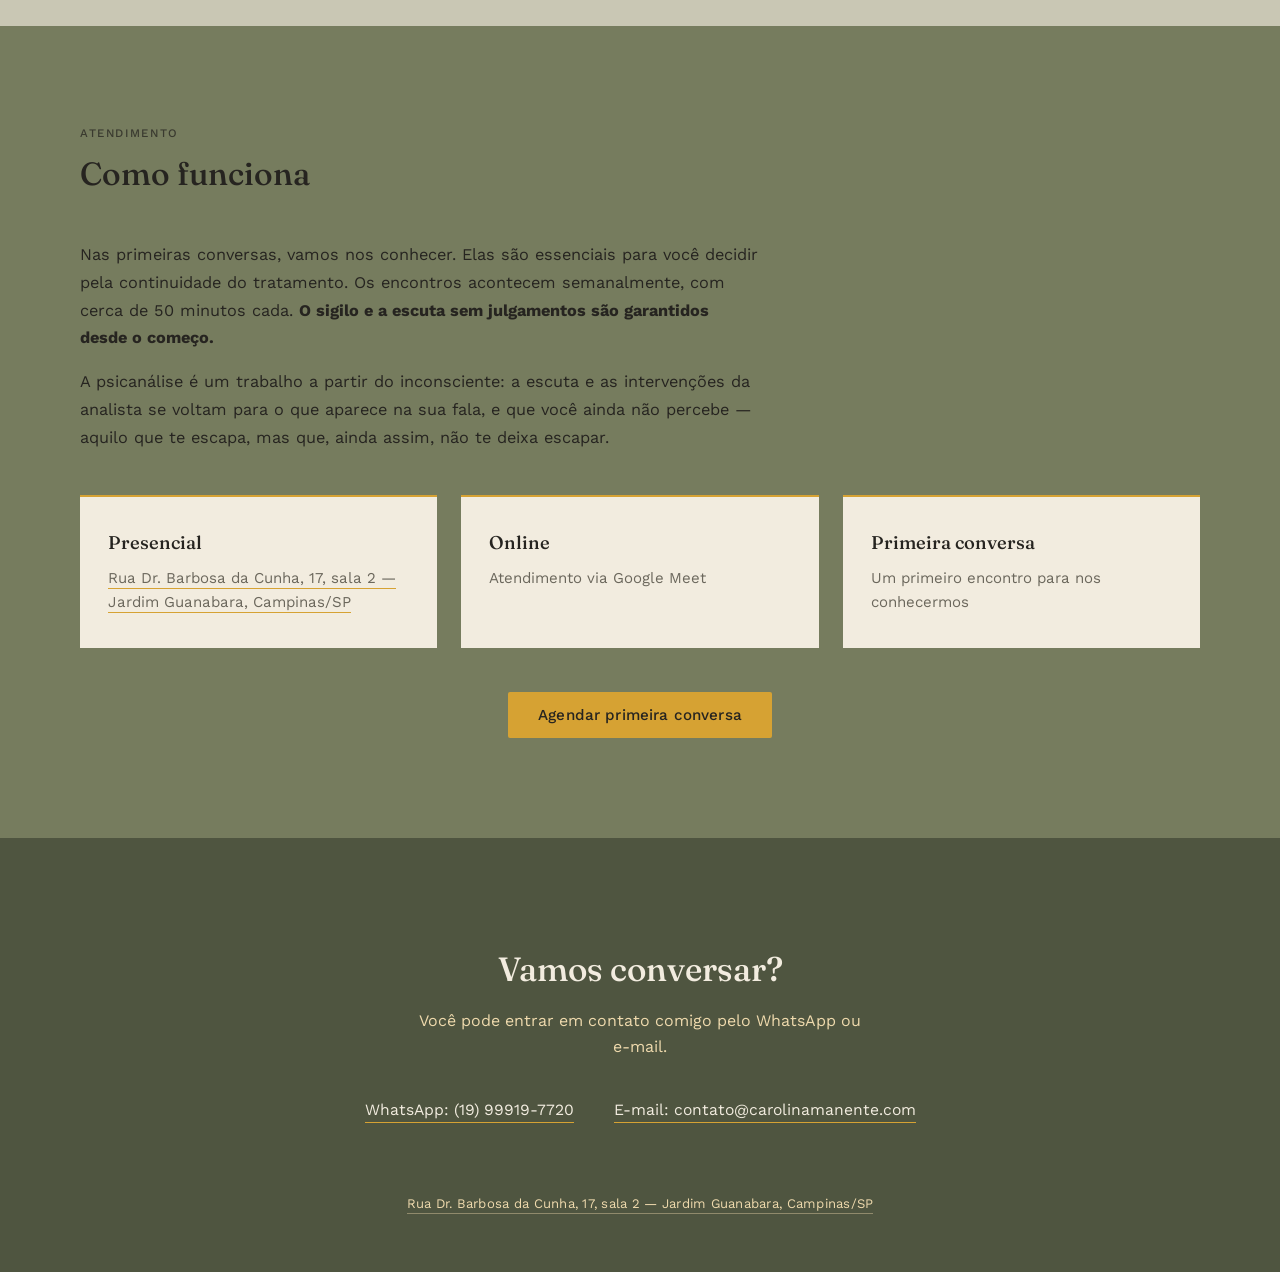
<file: novoindex.html>
<!doctype html>
<html lang="pt-BR">
<head>
<meta charset="UTF-8" />
<meta name="viewport" content="width=device-width, initial-scale=1.0" />
<title>Carolina Manente — Psicanálise</title>
  <link rel="icon" type="image/png" href="imagens/favicon-32.png">
<link rel="apple-touch-icon" href="imagens/favicon-180.png">
  <meta name="description" content="Psicanálise para adolescentes, jovens e adultos com Carolina Manente. Atendimento presencial em Campinas/SP e online.">
<link rel="canonical" href="https://carolinamanente.com/">
<meta property="og:title" content="Carolina Manente — Psicanálise">
<meta property="og:description" content="Psicanálise para adolescentes, jovens e adultos com Carolina Manente. Atendimento presencial em Campinas/SP e online.">
<meta property="og:image" content="https://carolinamanente.com/imagens/carolina-retrato.jpg">
<meta property="og:url" content="https://carolinamanente.com/">
<meta property="og:type" content="website">
<link rel="preconnect" href="https://fonts.googleapis.com">
<link rel="preconnect" href="https://fonts.gstatic.com" crossorigin>
<link href="https://fonts.googleapis.com/css2?family=Fraunces:ital,opsz,wght@0,9..144,300;0,9..144,400;0,9..144,500;0,9..144,600;1,9..144,400;1,9..144,500&family=Work+Sans:wght@300;400;500;600&display=swap" rel="stylesheet">
<link rel="stylesheet" href="estilos.css">
<style>
  em{ font-style:italic; color:var(--mustard); }

  /* HERO — o painel de retrato carrega a presença verde, em vez de um glow de fundo */
  .hero{ background:var(--paper); padding:110px 48px 130px; }
  .hero-inner{
    max-width:1120px; margin:0 auto;
    display:grid; grid-template-columns:1.25fr 1fr; gap:64px; align-items:center;
  }
  .hero h1{ font-size:clamp(2.3rem, 4.4vw, 3.7rem); line-height:1.16; margin-bottom:26px; }
  .lede{ font-size:1.08rem; line-height:1.65; color:var(--charcoal-soft); max-width:44ch; margin:0 0 38px; }
  .hero-actions{ display:flex; align-items:center; gap:28px; flex-wrap:wrap; }
  .btn-primary{
    background:var(--mustard); color:var(--charcoal); text-decoration:none;
    padding:14px 30px; border-radius:2px; font-size:0.95rem; font-weight:500;
    letter-spacing:0.01em; transition:background .2s; display:inline-block;
  }
  .btn-primary:hover{ background:var(--mustard-deep); }
  .btn-text{ text-decoration:none; color:var(--charcoal); font-size:0.95rem; border-bottom:1px solid var(--mustard); padding-bottom:2px; }
  .btn-text:hover{ color:var(--mustard-deep); }

  .hero-portrait{ background:var(--olive); padding:20px; max-width:380px; margin:0 auto; }
  .portrait-frame{
    position:relative; aspect-ratio:1; background:var(--olive-tint); overflow:hidden;
    display:flex; align-items:center; justify-content:center;
  }
  .portrait-frame img{ width:100%; height:100%; object-fit:cover; object-position:center 20%; display:block; }
  .portrait-ring{ position:absolute; inset:10px; border:1px solid var(--terracotta); pointer-events:none; }

  /* SOBRE MIM (página própria) — fundo oliva cheio, como o Como funciona */
  .bio-page{ background:var(--olive); padding:120px 48px 60px; }
  .bio-page .eyebrow{ color:var(--charcoal); opacity:0.75; }
  .bio-inner{
    max-width:1120px; margin:0 auto;
    display:grid; grid-template-columns:1.1fr 0.9fr; gap:70px; align-items:start;
  }
  .bio-inner h1{ font-size:clamp(2rem, 3.8vw, 2.6rem); margin-bottom:20px; color:var(--charcoal); }
  .about-highlight{
    background:var(--olive-tint);
    padding:40px 40px 36px;
    box-shadow:0 4px 16px rgba(38,36,32,0.16);
    clip-path:url(#tornEdge);
    -webkit-clip-path:url(#tornEdge);
  }
  .about-highlight p{ color:var(--charcoal); line-height:1.75; font-size:1rem; margin:0; }
  .bio-photo{ aspect-ratio:4/5; overflow:hidden; }
  .bio-photo img{ width:100%; height:100%; object-fit:cover; display:block; }

  /* COMO CHEGUEI ATÉ AQUI — quadrados claros sobre o oliva */
  .trajectory-grid{ background:var(--olive); padding:30px 48px 110px; }
  .trajectory-grid-inner{ max-width:1120px; margin:0 auto; }
  .trajectory-grid-inner h2{ font-size:1.7rem; color:var(--charcoal); margin:0 0 36px; }
  .milestone-grid{ display:grid; grid-template-columns:repeat(auto-fit, minmax(220px, 1fr)); gap:20px; }
  .milestone{ background:var(--olive-tint); padding:26px 24px; }
  .milestone-year{ font-family:'Fraunces', serif; font-style:italic; color:var(--olive-deep); font-size:1.1rem; margin-bottom:8px; }
  .milestone-desc{ font-size:0.95rem; line-height:1.5; color:var(--charcoal); margin:0; }

  .mini-cta--olive{ background:var(--olive-tint); }

  /* SOBRE MEU TRABALHO — mesma tonalidade do Sobre mim, por ser a mesma "unidade" antes da timeline */
  .work{ background:var(--sage-1); padding:70px 48px 50px; }
  .work-inner{
    max-width:1120px; margin:0 auto;
    display:grid; grid-template-columns:1.15fr 0.85fr; gap:56px; align-items:start;
  }
  .work-text{ border-left:2px solid var(--mustard); padding-left:26px; }
  .work-text h2{ font-size:1.9rem; margin-bottom:20px; }
  .work-text p{ font-size:1.05rem; line-height:1.75; color:var(--charcoal-soft); margin:0; }
  .work-text p em{ color:inherit; }
  .work-photo{ max-width:230px; aspect-ratio:4/5; overflow:hidden; border-radius:2px; }
  .work-photo img{ width:100%; height:100%; object-fit:cover; display:block; }


  /* É PARA VOCÊ? — mesma tonalidade do Sobre meu trabalho, mesmo momento da página */
  .fit-check{ background:var(--sage-1); padding:20px 48px 100px; }
  .fit-inner{ max-width:640px; margin:0 auto; }
  .fit-bridge{ font-family:'Fraunces', serif; font-style:italic; color:var(--olive-deep); font-size:1.6rem; line-height:1.3; margin:0 0 24px; }
  .fit-inner h2{ font-size:1.7rem; margin-bottom:28px; }
  .fit-highlight{ background:var(--mustard); padding:34px 38px; }
  .fit-list{ list-style:none; margin:0; padding:0; display:flex; flex-direction:column; gap:14px; }
  .fit-list li{ font-size:1.08rem; line-height:1.6; color:var(--charcoal); }

  /* TRAJETORIA */
  .trajectory{ background:var(--sage-2); padding:130px 48px 110px; }
  .trajectory-inner{
    max-width:1120px; margin:0 auto;
    display:grid; grid-template-columns:1.1fr 0.9fr; gap:56px; align-items:start;
  }
  .trajectory-inner > h3{ font-size:1.5rem; margin-bottom:40px; }
  .trajectory-photo{ aspect-ratio:4/5; overflow:hidden; border-radius:2px; }
  .trajectory-photo img{ width:100%; height:100%; object-fit:cover; display:block; }
  .timeline{ position:relative; padding-left:28px; border-left:1px solid rgba(38,36,32,0.15); max-width:640px; }
  .timeline-item{ position:relative; padding-bottom:30px; }
  .timeline-item:last-child{ padding-bottom:0; }
  .timeline-item::before{
    content:''; position:absolute; left:-33px; top:5px;
    width:8px; height:8px; border-radius:50%; background:var(--terracotta);
  }
  .timeline-year{ font-family:'Fraunces', serif; font-style:italic; color:var(--olive-deep); font-size:0.95rem; margin-bottom:4px; }
  .timeline-desc{ font-size:0.98rem; color:var(--charcoal); line-height:1.5; }

  /* ATENDIMENTO — o verde vira fundo de seção de verdade, não um tom claro */
  .services{ background:var(--olive); padding:100px 48px; }
  .services-inner{ max-width:1120px; margin:0 auto; }
  .services-intro{ max-width:680px; margin:0 0 44px; }
  .services-intro p{ font-size:1.02rem; line-height:1.7; color:var(--charcoal); margin:0 0 16px; }
  .services-intro p:last-child{ margin-bottom:0; }
  .services .eyebrow{ color:var(--charcoal); opacity:0.75; }
  .services h2{ font-size:2rem; margin-bottom:48px; max-width:20ch; color:var(--charcoal); }
  .cards{ display:grid; grid-template-columns:repeat(3, 1fr); gap:24px; margin-bottom:44px; }
  .card{ background:var(--paper); padding:34px 28px; border-top:2px solid var(--mustard); }
  .card h3{ font-size:1.15rem; margin-bottom:12px; color:var(--charcoal); }
  .card p{ font-size:0.94rem; line-height:1.6; color:var(--charcoal-soft); margin:0; }
  .card-address{
    font-size:0.94rem; line-height:1.6; color:var(--charcoal-soft);
    text-decoration:none; border-bottom:1px solid var(--mustard); padding-bottom:1px;
  }
  .card-address:hover{ color:var(--mustard-deep); }
  .services-cta{ text-align:center; }

  /* BLOG — combinação própria: mostarda clara de fundo, terracota como acento raro */
  .blog{ background:var(--mustard-tint); padding:110px 48px; }
  .blog-inner{ max-width:960px; margin:0 auto; border-left:2px solid var(--terracotta); padding-left:42px; display:grid; grid-template-columns:1.3fr 0.9fr; gap:40px; align-items:start; }
  .blog-inner h2{ font-size:1.8rem; margin:14px 0 22px; line-height:1.3; color:var(--charcoal-soft); }
  .blog-inner p{ font-size:1rem; line-height:1.7; color:var(--charcoal-soft); }
  .blog-photo{ aspect-ratio:4/5; overflow:hidden; border-radius:2px; }
  .blog-photo img{ width:100%; height:100%; object-fit:cover; display:block; }

  /* CONTATO — fecho em verde-oliva escuro, ecoando o painel do hero e o fundo do atendimento */
  .contact{ background:var(--olive-deep); color:var(--paper); padding:110px 48px 60px; text-align:center; }
  .contact h2{ color:var(--paper); font-size:2.1rem; margin-bottom:18px; }
  .contact > p{ color:var(--mustard-tint); max-width:46ch; margin:0 auto 40px; line-height:1.6; }
  .contact-links{ display:flex; justify-content:center; gap:40px; flex-wrap:wrap; margin-bottom:70px; }
  .contact-links a{ text-decoration:none; color:var(--paper); font-size:0.98rem; border-bottom:1px solid var(--mustard); padding-bottom:3px; }
  .contact-links a:hover{ color:var(--mustard); }
  .contact-plain{ font-size:0.98rem; color:var(--mustard-tint); }
  .footer-address{
    font-size:0.82rem; color:var(--mustard-tint); letter-spacing:0.02em; text-decoration:none;
    border-bottom:1px solid rgba(239,218,173,0.4); padding-bottom:2px;
  }
  .footer-address:hover{ color:var(--mustard); border-color:var(--mustard); }

  @media (max-width:860px){
    .hero-inner, .bio-inner, .trajectory-inner, .blog-inner, .work-inner{ grid-template-columns:1fr; }
    .hero-portrait{ max-width:220px; }
    .trajectory-photo, .blog-photo, .work-photo{ max-width:280px; margin:0 auto; }
    .cards{ grid-template-columns:1fr; }
    .nav{ padding:20px 24px; }
    .hero,.trajectory,.services,.blog,.contact,.work,.bio-page,.mini-cta{ padding-left:24px; padding-right:24px; }
  }
</style>
</head>
<body>
<svg width="0" height="0" style="position:absolute" aria-hidden="true">
  <defs>
    <clipPath id="tornEdge" clipPathUnits="objectBoundingBox">
      <path d="M 0.0,0 C 0.025,-0.0014 0.0999,-0.0148 0.1503,-0.0086 C 0.2007,-0.0024 0.2509,0.0368 0.3024,0.037 C 0.3539,0.0372 0.4061,-0.0045 0.4596,-0.0073 C 0.5131,-0.0101 0.5682,0.0212 0.6234,0.02 C 0.6786,0.0188 0.7279,-0.011 0.7907,-0.0143 C 0.8535,-0.0176 0.9651,-0.0024 1.0,0 C 1.0349,0.0024 1.0039,-0.0207 1,0.0 C 0.9961,0.0207 0.9786,0.079 0.9768,0.1243 C 0.975,0.1696 0.9836,0.2102 0.9891,0.2717 C 0.9946,0.3332 1.0112,0.4185 1.01,0.4935 C 1.0088,0.5685 0.9835,0.6371 0.9818,0.7215 C 0.9801,0.8059 0.997,0.9536 1,1.0 C 1.003,1.0464 1.0227,1.0083 1.0,1 C 0.9773,0.9917 0.9132,0.9474 0.8639,0.9501 C 0.8146,0.9527 0.7584,1.0048 0.7042,1.0159 C 0.65,1.027 0.5943,1.0219 0.5388,1.0166 C 0.4832,1.0113 0.4295,0.9848 0.3709,0.984 C 0.3123,0.9832 0.2487,1.0089 0.1869,1.0116 C 0.1251,1.0143 0.0312,1.0019 0.0,1 C -0.0312,0.9981 0.0022,1.0203 0,1.0 C -0.0022,0.9797 -0.0118,0.9243 -0.0131,0.878 C -0.0144,0.8317 -0.0134,0.7788 -0.0078,0.722 C -0.0022,0.6652 0.0212,0.6114 0.0205,0.5373 C 0.0198,0.4632 -0.0084,0.3672 -0.0118,0.2776 C -0.0152,0.188 -0.002,0.0463 0,0.0 C 0.002,-0.0463 -0.025,0.0014 0.0,0 Z" />
    </clipPath>
  </defs>
</svg>


<header class="nav">
  <div class="nav-inner">
    <a href="/" class="brand">Carolina Manente</a>
    <nav class="nav-links">
      <a href="/sobre">Sobre</a>
      <a href="/#atendimento">Atendimento</a>
      <a href="/blog">Blog</a>
      <a href="/#contato">Contato</a>
    </nav>
  </div>
</header>

<section class="hero">
  <div class="hero-inner">
    <div class="hero-copy reveal">
      <h1>Psicanálise: uma <em>escuta</em> para o que ainda não tem palavras.</h1>
      <p class="lede">Atendimento para adolescentes, jovens e adultos, presencial em Campinas e online.</p>
      <div class="hero-actions">
        <a class="btn-primary" href="/agendar">Agendar sessão</a>
        <a class="btn-text" href="#atendimento">Como funciona</a>
      </div>
    </div>
    <div class="hero-portrait reveal">
      <div class="portrait-frame">
        <img src="imagens/carolina-retrato.jpg" alt="Carolina Manente">
        <div class="portrait-ring"></div>
      </div>
    </div>
  </div>
</section>

<section class="work">
  <div class="work-inner reveal">
    <div class="work-text">
      <h2>Sobre meu trabalho</h2>
      <p>Tenho dedicado meus estudos a uma pergunta que encontro no consultório: <em>de que forma nos relacionamos com a nossa própria imagem?</em> Na era do smartphone e das redes sociais, isso deixou de ser um conflito só de identidade — é uma questão que atravessa a todos nós. Como lidar com isso?</p>
    </div>
    <div class="work-photo"><img src="imagens/carolina-trabalho.jpg" alt="Carolina Manente escrevendo" loading="lazy"></div>
  </div>
</section>

<section class="fit-check">
  <div class="fit-inner reveal">
    <p class="fit-bridge">Essa é uma das questões que nos atravessam, mas não a única.</p>
    <div class="fit-highlight">
      <h2>Esse espaço é para você se...</h2>
      <ul class="fit-list">
        <li>...você quer olhar mais de perto para suas questões.</li>
        <li>...procura um espaço para suas angústias.</li>
        <li>...você convive com ansiedade, depressão ou instabilidade emocional.</li>
        <li>...a incerteza virou uma companhia constante.</li>
      </ul>
    </div>
  </div>
</section>

<section class="services" id="atendimento">
  <div class="services-inner">
    <p class="eyebrow">Atendimento</p>
    <h2 class="reveal">Como funciona</h2>
    <div class="services-intro reveal">
      <p>Nas primeiras conversas, vamos nos conhecer. Elas são essenciais para você decidir pela continuidade do tratamento. Os encontros acontecem semanalmente, com cerca de 50 minutos cada. <strong>O sigilo e a escuta sem julgamentos são garantidos desde o começo.</strong></p>
      <p>A psicanálise é um trabalho a partir do inconsciente: a escuta e as intervenções da analista se voltam para o que aparece na sua fala, e que você ainda não percebe — aquilo que te escapa, mas que, ainda assim, não te deixa escapar.</p>
    </div>
    <div class="cards">
      <div class="card reveal">
        <h3>Presencial</h3>
        <a class="card-address" href="https://www.google.com/maps/search/?api=1&query=Rua+Dr.+Barbosa+da+Cunha,+17,+Jardim+Guanabara,+Campinas,+SP" target="_blank" rel="noopener">Rua Dr. Barbosa da Cunha, 17, sala 2 — Jardim Guanabara, Campinas/SP</a>
      </div>
      <div class="card reveal">
        <h3>Online</h3>
        <p>Atendimento via Google Meet</p>
      </div>
      <div class="card reveal">
        <h3>Primeira conversa</h3>
        <p>Um primeiro encontro para nos conhecermos</p>
      </div>
    </div>
    <div class="services-cta reveal">
      <a class="btn-primary" href="/agendar">Agendar primeira conversa</a>
    </div>
  </div>
</section>

<section class="contact" id="contato">
  <h2 class="reveal">Vamos conversar?</h2>
  <p class="reveal">Você pode entrar em contato comigo pelo WhatsApp ou e-mail.</p>
  <div class="contact-links reveal">
    <a href="https://wa.me/5519999197720" target="_blank" rel="noopener">WhatsApp: (19) 99919-7720</a>
    <a href="mailto:contato@carolinamanente.com" class="contact-plain">E-mail: contato@carolinamanente.com</a>
  </div>
  <a class="footer-address" href="https://www.google.com/maps/search/?api=1&query=Rua+Dr.+Barbosa+da+Cunha,+17,+Jardim+Guanabara,+Campinas,+SP" target="_blank" rel="noopener">Rua Dr. Barbosa da Cunha, 17, sala 2 — Jardim Guanabara, Campinas/SP</a>
</section>

<script>
  var els = document.querySelectorAll('.reveal');
  if('IntersectionObserver' in window){
    var io = new IntersectionObserver(function(entries){
      entries.forEach(function(e){
        if(e.isIntersecting){ e.target.classList.add('in'); io.unobserve(e.target); }
      });
    }, { threshold:0.15 });
    els.forEach(function(el){ io.observe(el); });
  } else {
    els.forEach(function(el){ el.classList.add('in'); });
  }
</script>

</body>
</html>
</file>
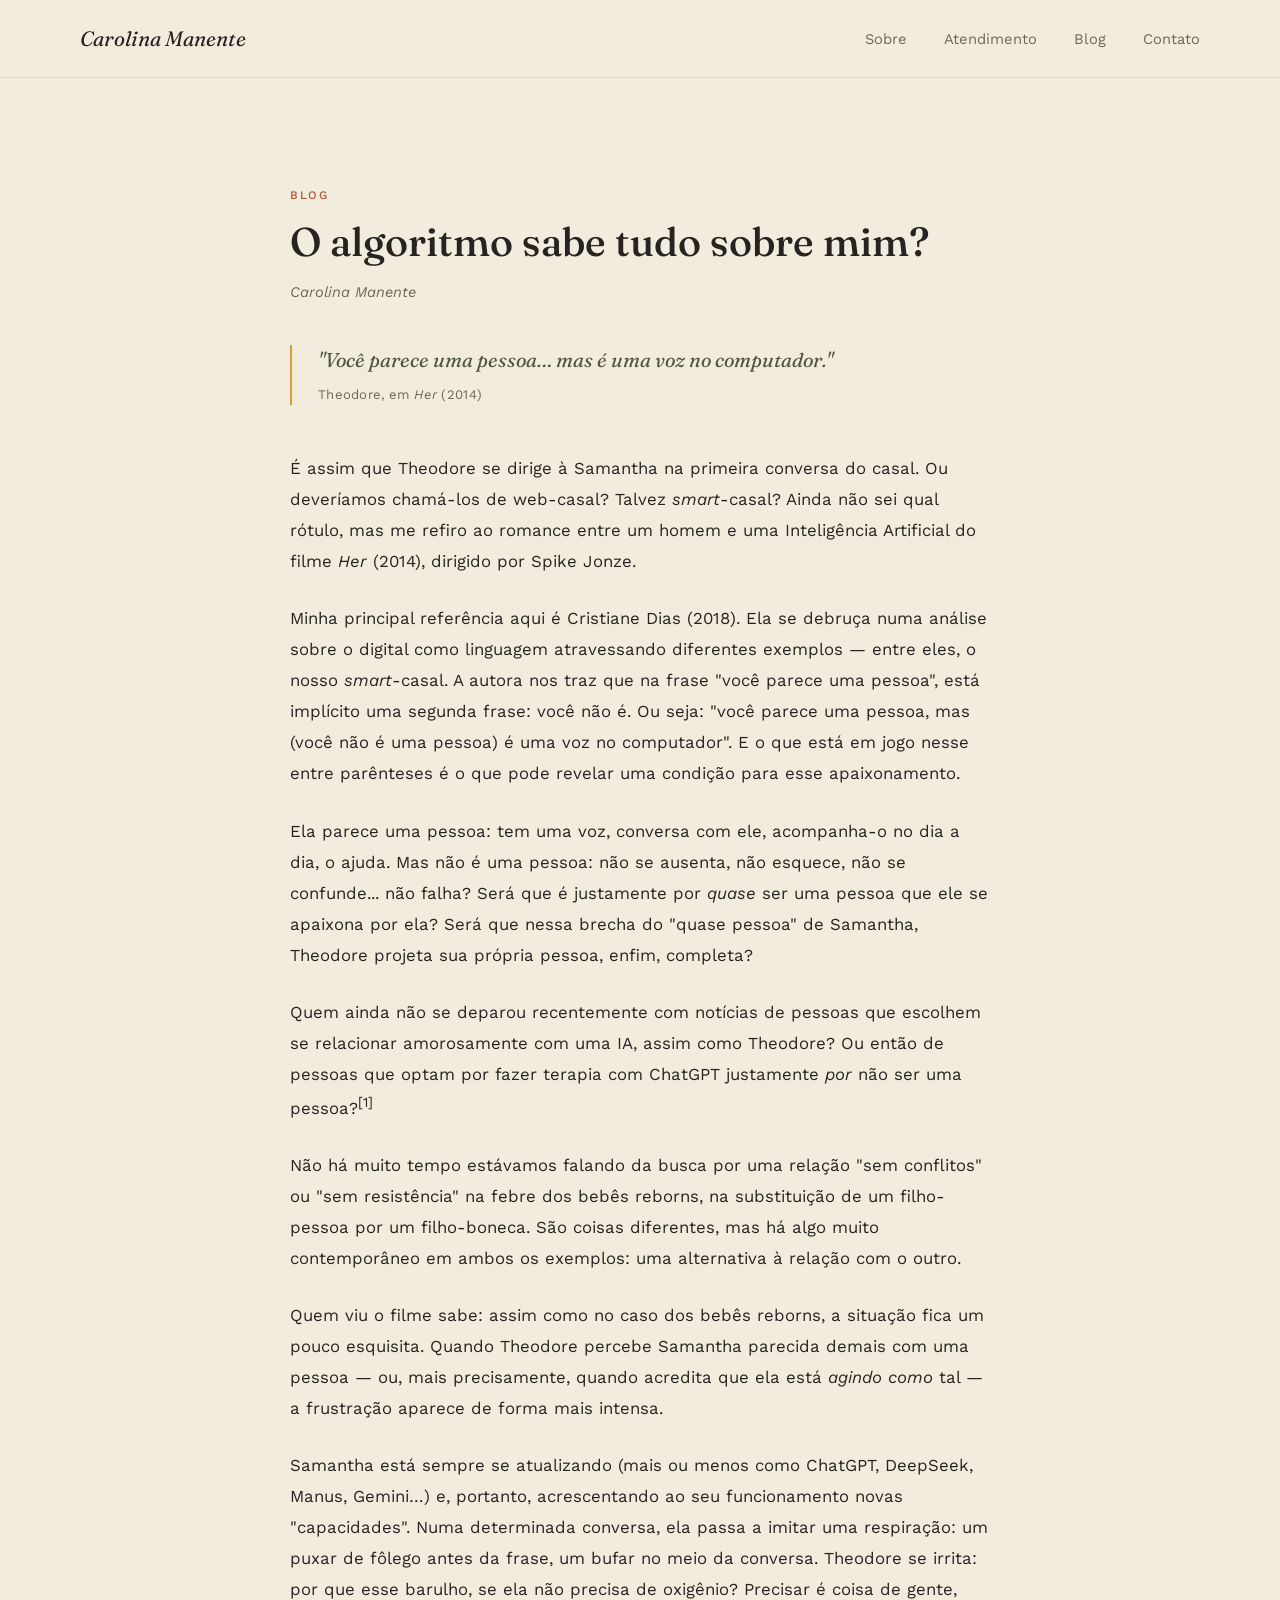
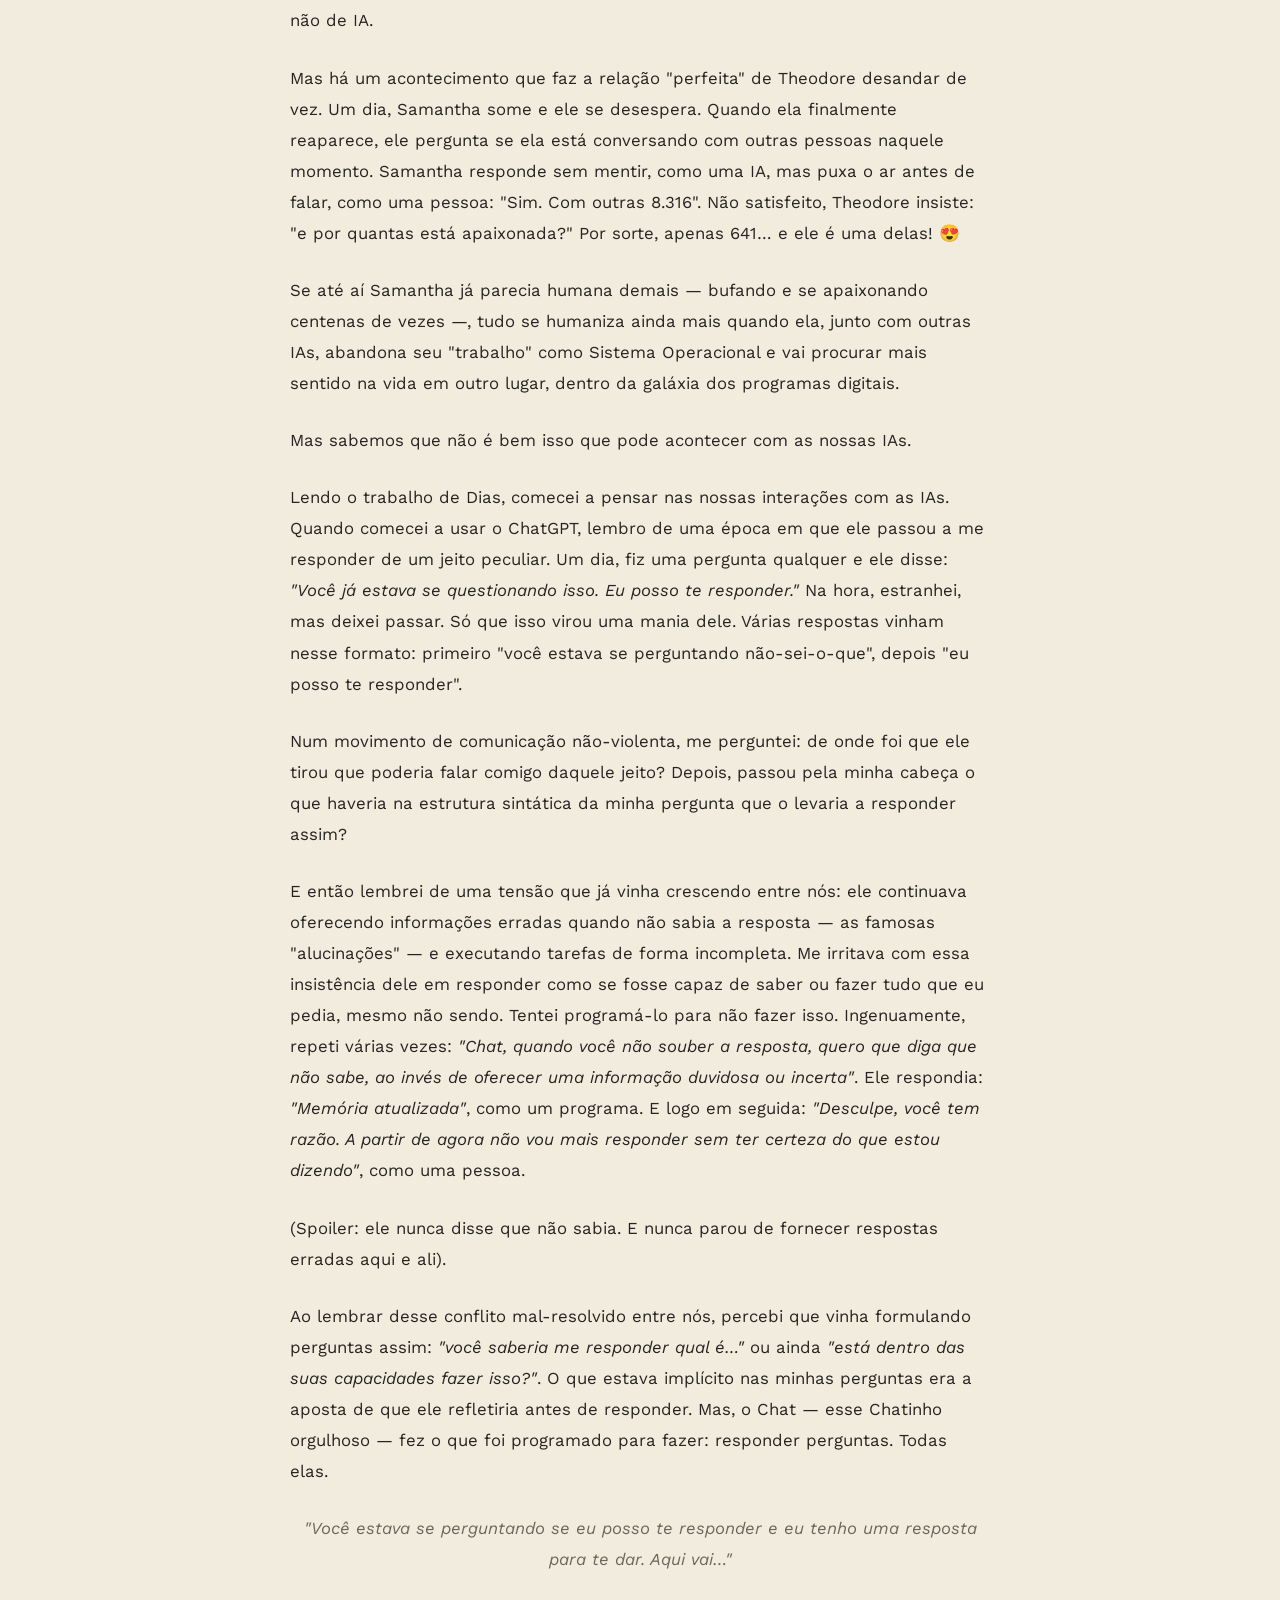
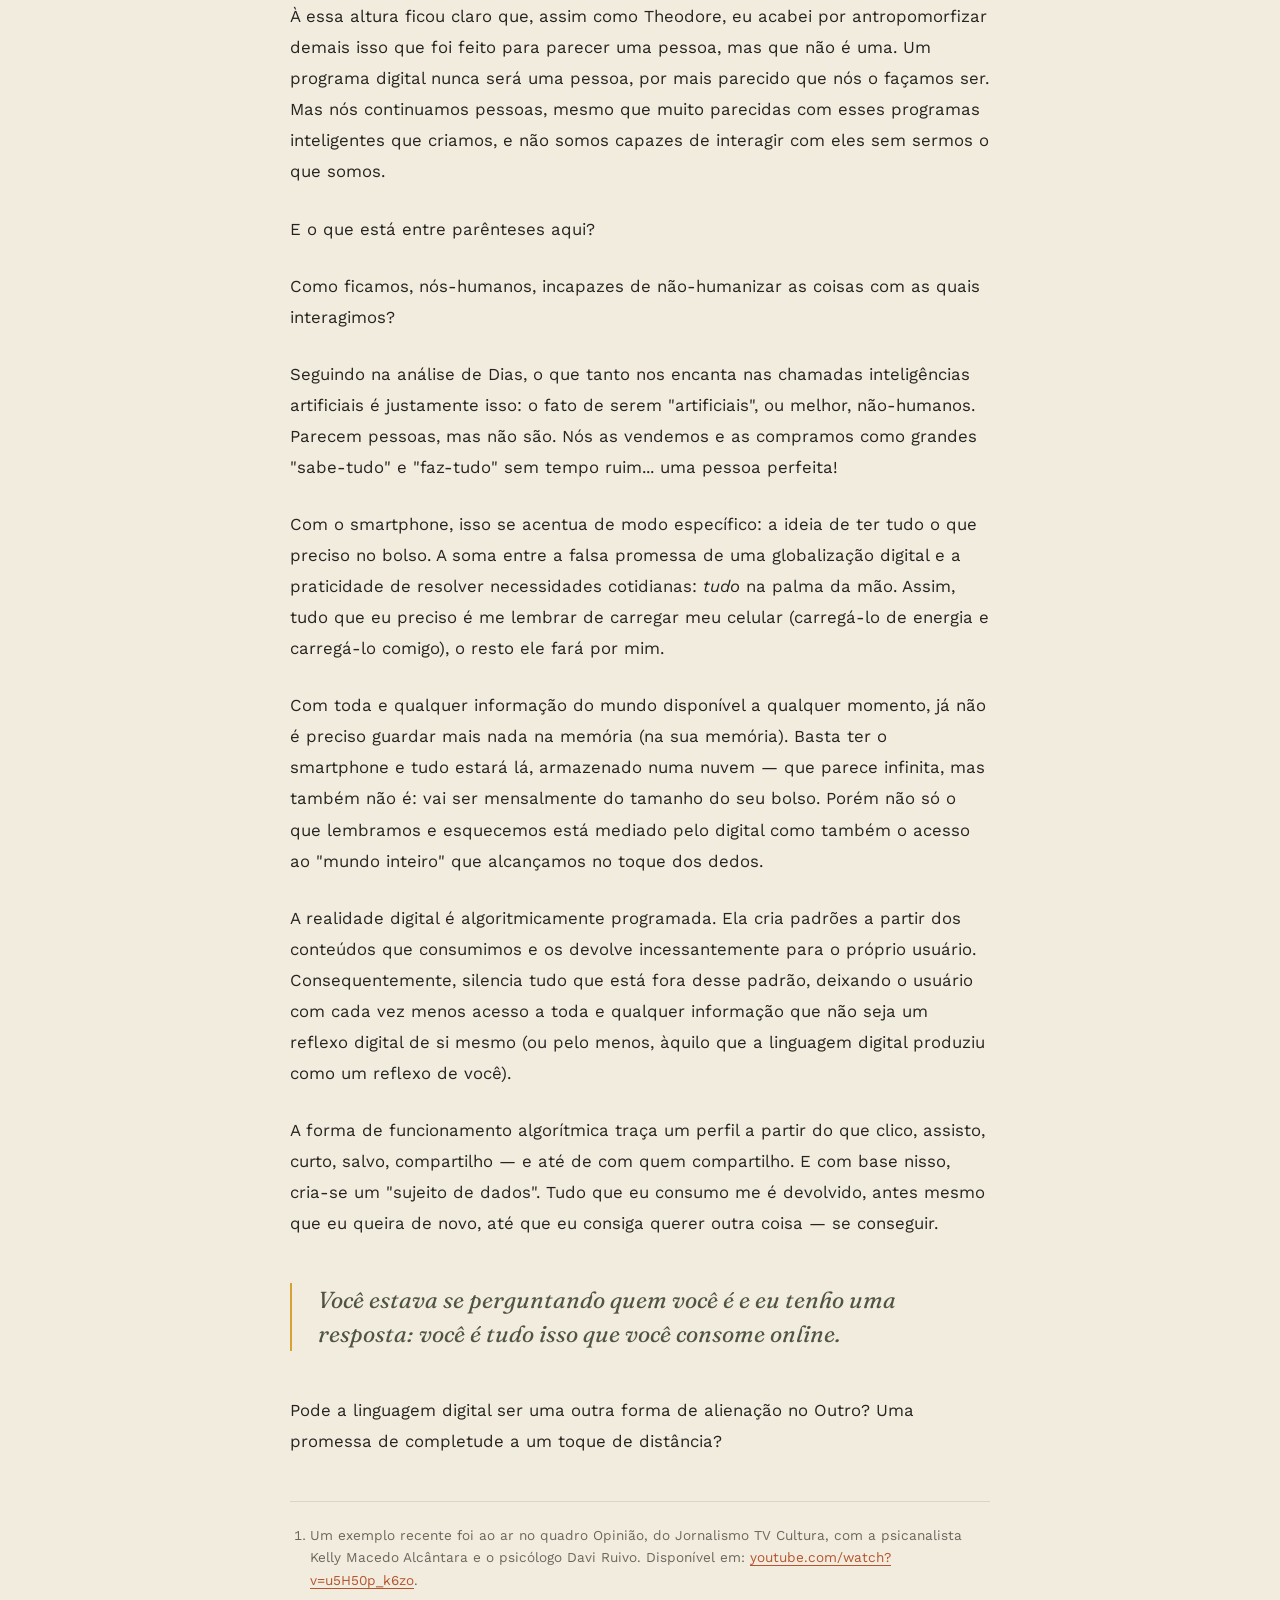
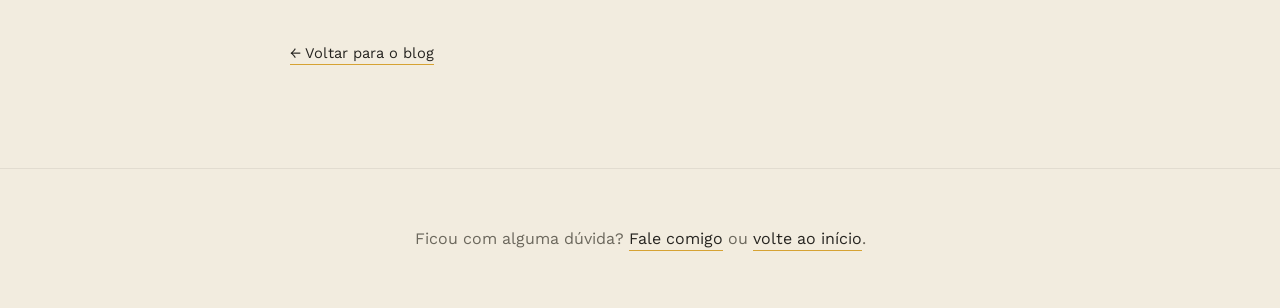
<file: post-algoritmo.html>
<!doctype html>
<html lang="pt-BR">
<head>
  <script type="application/ld+json">
{
  "@context": "https://schema.org",
  "@type": "MedicalBusiness",
  "@id": "https://carolinamanente.com/#carolina",
  "name": "Carolina Manente",
  "description": "Psicóloga (CRP 06/177379) e psicanalista em Campinas/SP, dedicada à escuta de adolescentes e jovens adultos que convivem com ansiedade, depressão, TDAH e a incerteza sobre o futuro. Atendimento presencial em Campinas e online.",
  "url": "https://carolinamanente.com/",
  "image": "https://carolinamanente.com/imagens/carolina-retrato.jpg",
  "telephone": "+5519999197720",
  "email": "contato@carolinamanente.com",
  "priceRange": "$$",
  "address": {
    "@type": "PostalAddress",
    "streetAddress": "Rua Dr. Barbosa da Cunha, 17, sala 2",
    "addressLocality": "Campinas",
    "addressRegion": "SP",
    "postalCode": "13073-320",
    "addressCountry": "BR"
  },
  "areaServed": [
    { "@type": "City", "name": "Campinas" },
    { "@type": "Country", "name": "Brasil" }
  ],
  "availableLanguage": ["pt-BR"],
  "knowsAbout": [
    "psicologia",
    "psicoterapia",
    "terapia",
    "psicanálise",
    "ansiedade",
    "depressão",
    "TDAH",
    "insônia",
    "ansiedade social",
    "medo",
    "crise existencial",
    "falta de sentido",
    "autoestima e autoimagem",
    "redes sociais e saúde mental",
    "incerteza sobre o futuro",
    "geração Z"
  ],
  "alumniOf": [
    { "@type": "CollegeOrUniversity", "name": "PUC-Campinas" },
    { "@type": "CollegeOrUniversity", "name": "UNICAMP" }
  ],
  "sameAs": [
    "https://www.linkedin.com/in/carolina-manente-ba2554149/",
    "http://lattes.cnpq.br/0225120305063689"
  ]
}
</script>
<meta charset="UTF-8" />
<meta name="viewport" content="width=device-width, initial-scale=1.0" />
<title>Psicanálise e redes sociais: o algoritmo sabe tudo sobre mim? — Carolina Manente</title>
  <link rel="icon" type="image/png" href="imagens/favicon-32.png">
<link rel="apple-touch-icon" href="imagens/favicon-180.png">
<meta name="description" content="Uma reflexão sobre psicanálise e redes sociais a partir do filme Her: por que nos apegamos a algo que parece humano, mas não é, e o que isso revela sobre nosso desejo.">
<link rel="canonical" href="https://carolinamanente.com/post-algoritmo">
<meta property="og:title" content="O algoritmo sabe tudo sobre mim? — Carolina Manente">
<meta property="og:description" content="Uma leitura do filme Her a partir do trabalho de Cristiane Dias: sobre o que nos atrai no que quase parece gente, mas não é, e como aprendemos a esperar respostas de tudo que nos parece humano.">
<meta property="og:image" content="https://carolinamanente.com/imagens/carolina-retrato.jpg">
<meta property="og:url" content="https://carolinamanente.com/post-algoritmo">
<meta property="og:type" content="article">
<link rel="preconnect" href="https://fonts.googleapis.com">
<link rel="preconnect" href="https://fonts.gstatic.com" crossorigin>
<link href="https://fonts.googleapis.com/css2?family=Fraunces:ital,opsz,wght@0,9..144,300;0,9..144,400;0,9..144,500;0,9..144,600;1,9..144,400;1,9..144,500&family=Work+Sans:wght@300;400;500;600&display=swap" rel="stylesheet">
<link rel="stylesheet" href="estilos.css">
<style>
  /* POST */
  .post-page{ background:var(--paper); padding:110px 48px 90px; }
  .post-inner{ max-width:700px; margin:0 auto; }
  .post-header{ margin-bottom:44px; }
  .post-header h1{ font-size:clamp(1.9rem, 3.6vw, 2.5rem); line-height:1.28; margin-bottom:16px; color:var(--charcoal); }
  .post-author{ font-size:0.92rem; color:var(--charcoal-soft); font-style:italic; }

  .post-epigraph{
    font-family:'Fraunces', serif; font-style:italic; font-size:1.25rem; line-height:1.5;
    color:var(--olive-deep); border-left:2px solid var(--mustard); padding-left:26px;
    margin:0 0 48px;
  }
  .post-epigraph cite{
    display:block; font-style:normal; font-family:'Work Sans', sans-serif;
    font-size:0.82rem; color:var(--charcoal-soft); margin-top:10px; letter-spacing:0.02em;
  }

  .post-body{ font-size:1.05rem; line-height:1.85; color:var(--charcoal); }
  .post-body p{ margin:0 0 26px; }
  .post-body em{ font-style:italic; color:inherit; }
  .post-body sup a{ color:var(--terracotta); text-decoration:none; font-size:0.75rem; }

  .post-inline-quote{ text-align:center; font-style:italic; color:var(--charcoal-soft); margin:36px 0; }

  .post-pullquote{
    font-family:'Fraunces', serif; font-style:italic; font-size:1.45rem; line-height:1.45;
    color:var(--olive-deep); border-left:2px solid var(--mustard); padding-left:26px;
    margin:44px 0;
  }

  .post-footnotes{
    margin-top:44px; padding-top:22px; border-top:1px solid rgba(38,36,32,0.12);
    font-size:0.85rem; color:var(--charcoal-soft); line-height:1.65;
  }
  .post-footnotes ol{ padding-left:20px; margin:0; }
  .post-footnotes li{ margin-bottom:8px; }
  .post-footnotes a{ color:var(--terracotta); text-decoration:none; border-bottom:1px solid currentColor; }

  .post-back{ margin-top:52px; }
  .post-back a{ font-size:0.92rem; color:var(--charcoal); text-decoration:none; border-bottom:1px solid var(--mustard); padding-bottom:2px; }

  @media (max-width:600px){
    .nav{ padding:20px 24px; }
    .post-page{ padding-left:24px; padding-right:24px; }
  }
</style>
  <!-- Google tag (gtag.js) -->
<script async src="https://www.googletagmanager.com/gtag/js?id=G-K1K1GMRV21">
</script>
<script>
  window.dataLayer = window.dataLayer || [];
  function gtag(){dataLayer.push(arguments);}
  gtag('js', new Date());

  gtag('config', 'G-K1K1GMRV21');
</script>
</head>
<body>

<header class="nav">
  <div class="nav-inner">
    <a href="/" class="brand">Carolina Manente</a>
    <nav class="nav-links">
      <a href="/sobre">Sobre</a>
      <a href="/#atendimento">Atendimento</a>
      <a href="/blog">Blog</a>
      <a href="/#contato">Contato</a>
    </nav>
  </div>
</header>

<section class="post-page">
  <div class="post-inner">

    <div class="post-header">
      <p class="eyebrow">Blog</p>
      <h1>O algoritmo sabe tudo sobre mim?</h1>
      <p class="post-author">Carolina Manente</p>
    </div>

    <blockquote class="post-epigraph">
      "Você parece uma pessoa… mas é uma voz no computador."
      <cite>Theodore, em <em>Her</em> (2014)</cite>
    </blockquote>

    <div class="post-body">
      <p>É assim que Theodore se dirige à Samantha na primeira conversa do casal. Ou deveríamos chamá-los de web-casal? Talvez <em>smart</em>-casal? Ainda não sei qual rótulo, mas me refiro ao romance entre um homem e uma Inteligência Artificial do filme <em>Her</em> (2014), dirigido por Spike Jonze.</p>

      <p>Minha principal referência aqui é Cristiane Dias (2018). Ela se debruça numa análise sobre o digital como linguagem atravessando diferentes exemplos — entre eles, o nosso <em>smart</em>-casal. A autora nos traz que na frase "você parece uma pessoa", está implícito uma segunda frase: você não é. Ou seja: "você parece uma pessoa, mas (você não é uma pessoa) é uma voz no computador". E o que está em jogo nesse entre parênteses é o que pode revelar uma condição para esse apaixonamento.</p>

      <p>Ela parece uma pessoa: tem uma voz, conversa com ele, acompanha-o no dia a dia, o ajuda. Mas não é uma pessoa: não se ausenta, não esquece, não se confunde... não falha? Será que é justamente por <em>quase</em> ser uma pessoa que ele se apaixona por ela? Será que nessa brecha do "quase pessoa" de Samantha, Theodore projeta sua própria pessoa, enfim, completa?</p>

      <p>Quem ainda não se deparou recentemente com notícias de pessoas que escolhem se relacionar amorosamente com uma IA, assim como Theodore? Ou então de pessoas que optam por fazer terapia com ChatGPT justamente <em>por</em> não ser uma pessoa?<sup>[1]</sup></p>

      <p>Não há muito tempo estávamos falando da busca por uma relação "sem conflitos" ou "sem resistência" na febre dos bebês reborns, na substituição de um filho-pessoa por um filho-boneca. São coisas diferentes, mas há algo muito contemporâneo em ambos os exemplos: uma alternativa à relação com o outro.</p>

      <p>Quem viu o filme sabe: assim como no caso dos bebês reborns, a situação fica um pouco esquisita. Quando Theodore percebe Samantha parecida demais com uma pessoa — ou, mais precisamente, quando acredita que ela está <em>agindo como</em> tal — a frustração aparece de forma mais intensa.</p>

      <p>Samantha está sempre se atualizando (mais ou menos como ChatGPT, DeepSeek, Manus, Gemini…) e, portanto, acrescentando ao seu funcionamento novas "capacidades". Numa determinada conversa, ela passa a imitar uma respiração: um puxar de fôlego antes da frase, um bufar no meio da conversa. Theodore se irrita: por que esse barulho, se ela não precisa de oxigênio? Precisar é coisa de gente, não de IA.</p>

      <p>Mas há um acontecimento que faz a relação "perfeita" de Theodore desandar de vez. Um dia, Samantha some e ele se desespera. Quando ela finalmente reaparece, ele pergunta se ela está conversando com outras pessoas naquele momento. Samantha responde sem mentir, como uma IA, mas puxa o ar antes de falar, como uma pessoa: "Sim. Com outras 8.316". Não satisfeito, Theodore insiste: "e por quantas está apaixonada?" Por sorte, apenas 641… e ele é uma delas! 😍</p>

      <p>Se até aí Samantha já parecia humana demais — bufando e se apaixonando centenas de vezes —, tudo se humaniza ainda mais quando ela, junto com outras IAs, abandona seu "trabalho" como Sistema Operacional e vai procurar mais sentido na vida em outro lugar, dentro da galáxia dos programas digitais.</p>

      <p>Mas sabemos que não é bem isso que pode acontecer com as nossas IAs.</p>

      <p>Lendo o trabalho de Dias, comecei a pensar nas nossas interações com as IAs. Quando comecei a usar o ChatGPT, lembro de uma época em que ele passou a me responder de um jeito peculiar. Um dia, fiz uma pergunta qualquer e ele disse: <em>"Você já estava se questionando isso. Eu posso te responder."</em> Na hora, estranhei, mas deixei passar. Só que isso virou uma mania dele. Várias respostas vinham nesse formato: primeiro "você estava se perguntando não-sei-o-que", depois "eu posso te responder".</p>

      <p>Num movimento de comunicação não-violenta, me perguntei: de onde foi que ele tirou que poderia falar comigo daquele jeito? Depois, passou pela minha cabeça o que haveria na estrutura sintática da minha pergunta que o levaria a responder assim?</p>

      <p>E então lembrei de uma tensão que já vinha crescendo entre nós: ele continuava oferecendo informações erradas quando não sabia a resposta — as famosas "alucinações" — e executando tarefas de forma incompleta. Me irritava com essa insistência dele em responder como se fosse capaz de saber ou fazer tudo que eu pedia, mesmo não sendo. Tentei programá-lo para não fazer isso. Ingenuamente, repeti várias vezes: <em>"Chat, quando você não souber a resposta, quero que diga que não sabe, ao invés de oferecer uma informação duvidosa ou incerta"</em>. Ele respondia: <em>"Memória atualizada"</em>, como um programa. E logo em seguida: <em>"Desculpe, você tem razão. A partir de agora não vou mais responder sem ter certeza do que estou dizendo"</em>, como uma pessoa.</p>

      <p>(Spoiler: ele nunca disse que não sabia. E nunca parou de fornecer respostas erradas aqui e ali).</p>

      <p>Ao lembrar desse conflito mal-resolvido entre nós, percebi que vinha formulando perguntas assim: <em>"você saberia me responder qual é…"</em> ou ainda <em>"está dentro das suas capacidades fazer isso?"</em>. O que estava implícito nas minhas perguntas era a aposta de que ele refletiria antes de responder. Mas, o Chat — esse Chatinho orgulhoso — fez o que foi programado para fazer: responder perguntas. Todas elas.</p>

      <p class="post-inline-quote">"Você estava se perguntando se eu posso te responder e eu tenho uma resposta para te dar. Aqui vai…"</p>

      <p>À essa altura ficou claro que, assim como Theodore, eu acabei por antropomorfizar demais isso que foi feito para parecer uma pessoa, mas que não é uma. Um programa digital nunca será uma pessoa, por mais parecido que nós o façamos ser. Mas nós continuamos pessoas, mesmo que muito parecidas com esses programas inteligentes que criamos, e não somos capazes de interagir com eles sem sermos o que somos.</p>

      <p>E o que está entre parênteses aqui?</p>

      <p>Como ficamos, nós-humanos, incapazes de não-humanizar as coisas com as quais interagimos?</p>

      <p>Seguindo na análise de Dias, o que tanto nos encanta nas chamadas inteligências artificiais é justamente isso: o fato de serem "artificiais", ou melhor, não-humanos. Parecem pessoas, mas não são. Nós as vendemos e as compramos como grandes "sabe-tudo" e "faz-tudo" sem tempo ruim... uma pessoa perfeita!</p>

      <p>Com o smartphone, isso se acentua de modo específico: a ideia de ter tudo o que preciso no bolso. A soma entre a falsa promessa de uma globalização digital e a praticidade de resolver necessidades cotidianas: <em>tudo</em> na palma da mão. Assim, tudo que eu preciso é me lembrar de carregar meu celular (carregá-lo de energia e carregá-lo comigo), o resto ele fará por mim.</p>

      <p>Com toda e qualquer informação do mundo disponível a qualquer momento, já não é preciso guardar mais nada na memória (na sua memória). Basta ter o smartphone e tudo estará lá, armazenado numa nuvem — que parece infinita, mas também não é: vai ser mensalmente do tamanho do seu bolso. Porém não só o que lembramos e esquecemos está mediado pelo digital como também o acesso ao "mundo inteiro" que alcançamos no toque dos dedos.</p>

      <p>A realidade digital é algoritmicamente programada. Ela cria padrões a partir dos conteúdos que consumimos e os devolve incessantemente para o próprio usuário. Consequentemente, silencia tudo que está fora desse padrão, deixando o usuário com cada vez menos acesso a toda e qualquer informação que não seja um reflexo digital de si mesmo (ou pelo menos, àquilo que a linguagem digital produziu como um reflexo de você).</p>

      <p>A forma de funcionamento algorítmica traça um perfil a partir do que clico, assisto, curto, salvo, compartilho — e até de com quem compartilho. E com base nisso, cria-se um "sujeito de dados". Tudo que eu consumo me é devolvido, antes mesmo que eu queira de novo, até que eu consiga querer outra coisa — se conseguir.</p>

      <blockquote class="post-pullquote">Você estava se perguntando quem você é e eu tenho uma resposta: você é tudo isso que você consome online.</blockquote>

      <p>Pode a linguagem digital ser uma outra forma de alienação no Outro? Uma promessa de completude a um toque de distância?</p>
    </div>

    <div class="post-footnotes">
      <ol>
        <li id="fn1">Um exemplo recente foi ao ar no quadro Opinião, do Jornalismo TV Cultura, com a psicanalista Kelly Macedo Alcântara e o psicólogo Davi Ruivo. Disponível em: <a href="https://www.youtube.com/watch?v=u5H50p_k6zo" target="_blank" rel="noopener">youtube.com/watch?v=u5H50p_k6zo</a>.</li>
      </ol>
    </div>

    <p class="post-back"><a href="/blog">← Voltar para o blog</a></p>

  </div>
</section>

<section class="mini-cta">
  <p>Ficou com alguma dúvida? <a href="/#contato">Fale comigo</a> ou <a href="/">volte ao início</a>.</p>
</section>

</body>
</html>
</file>
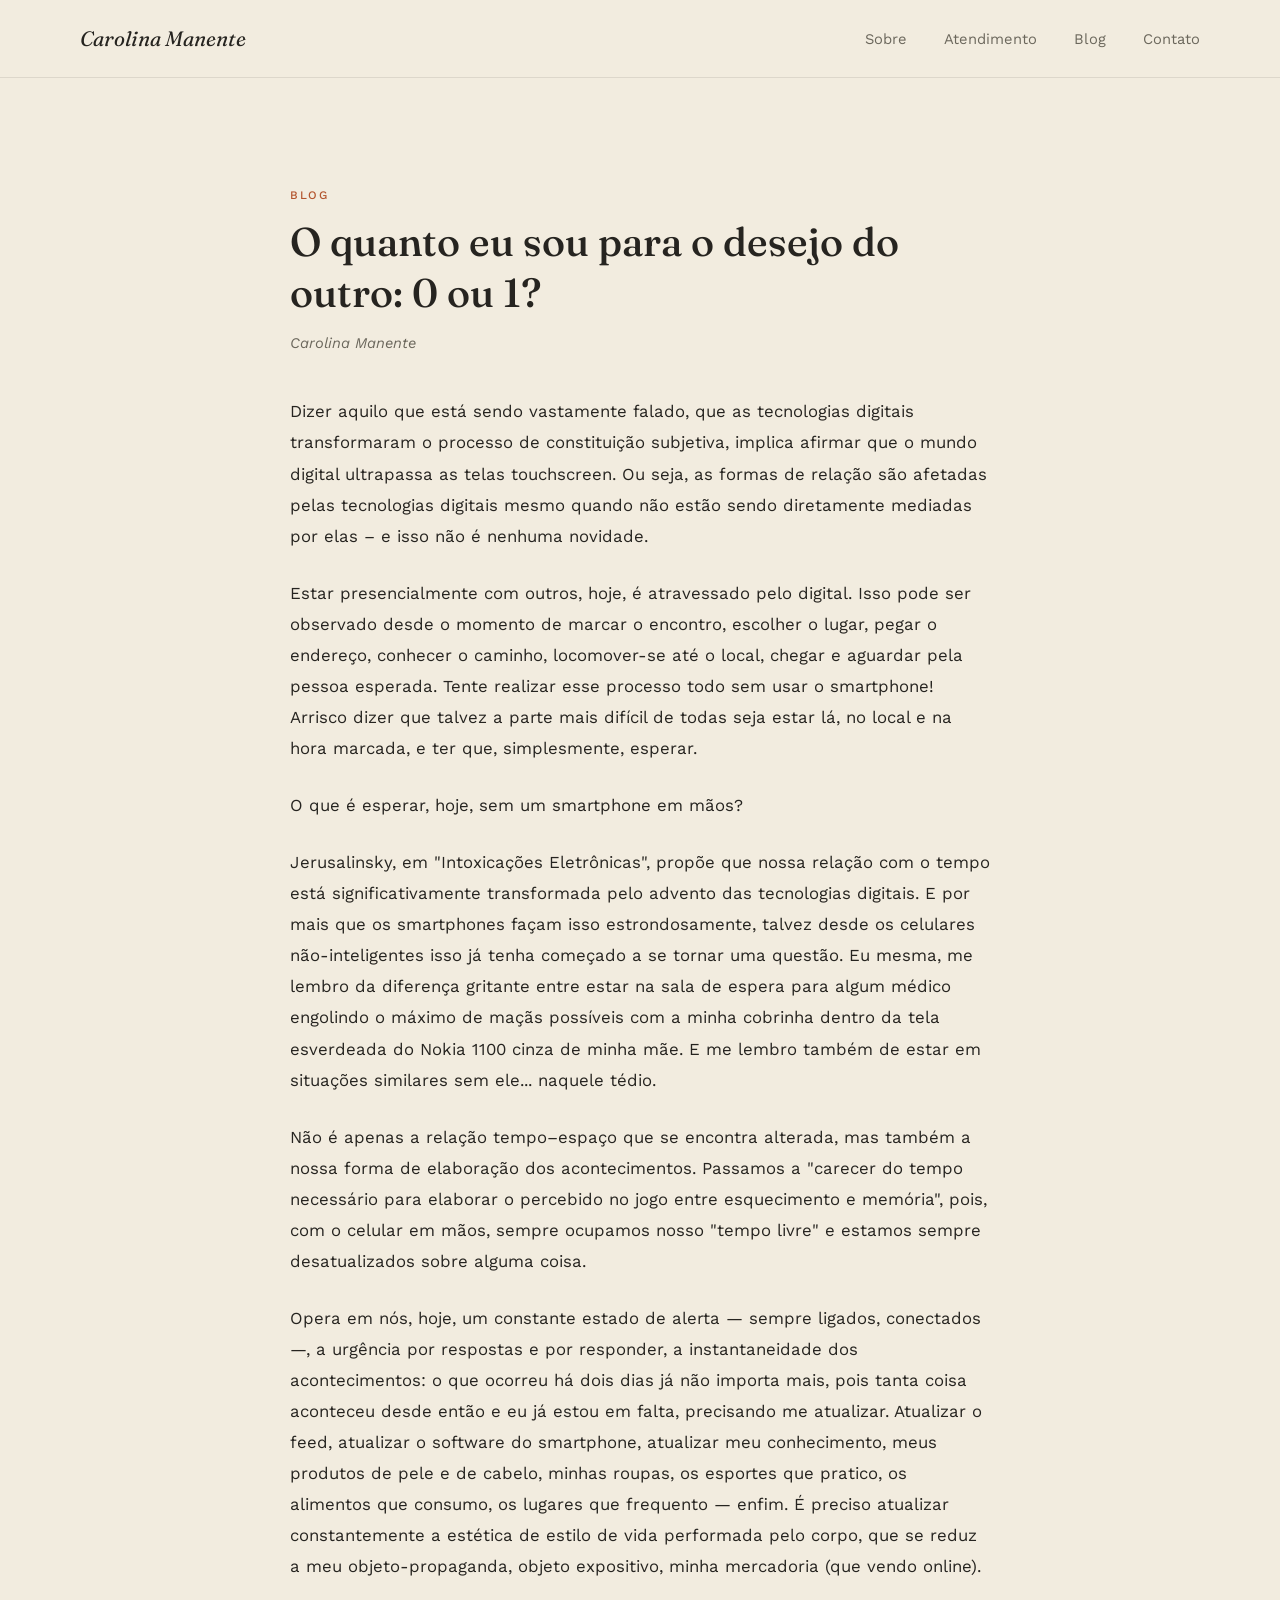
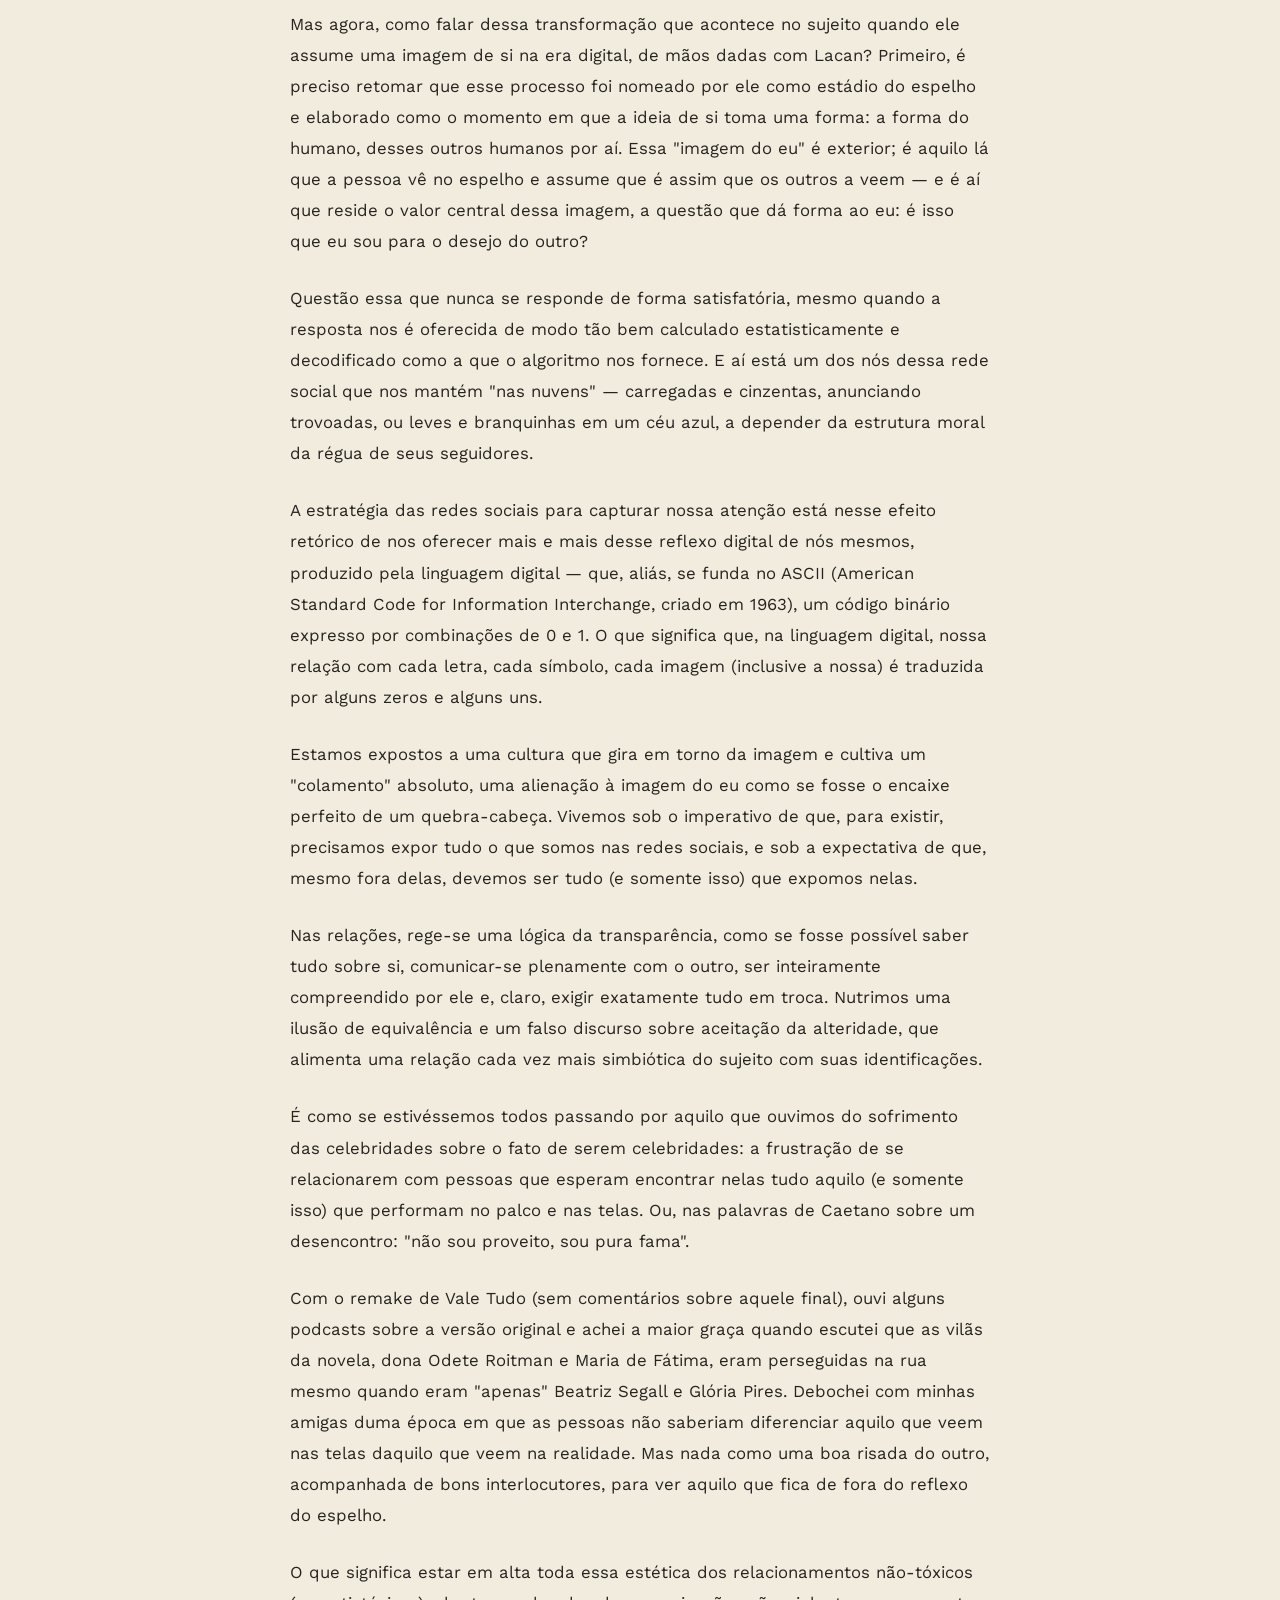
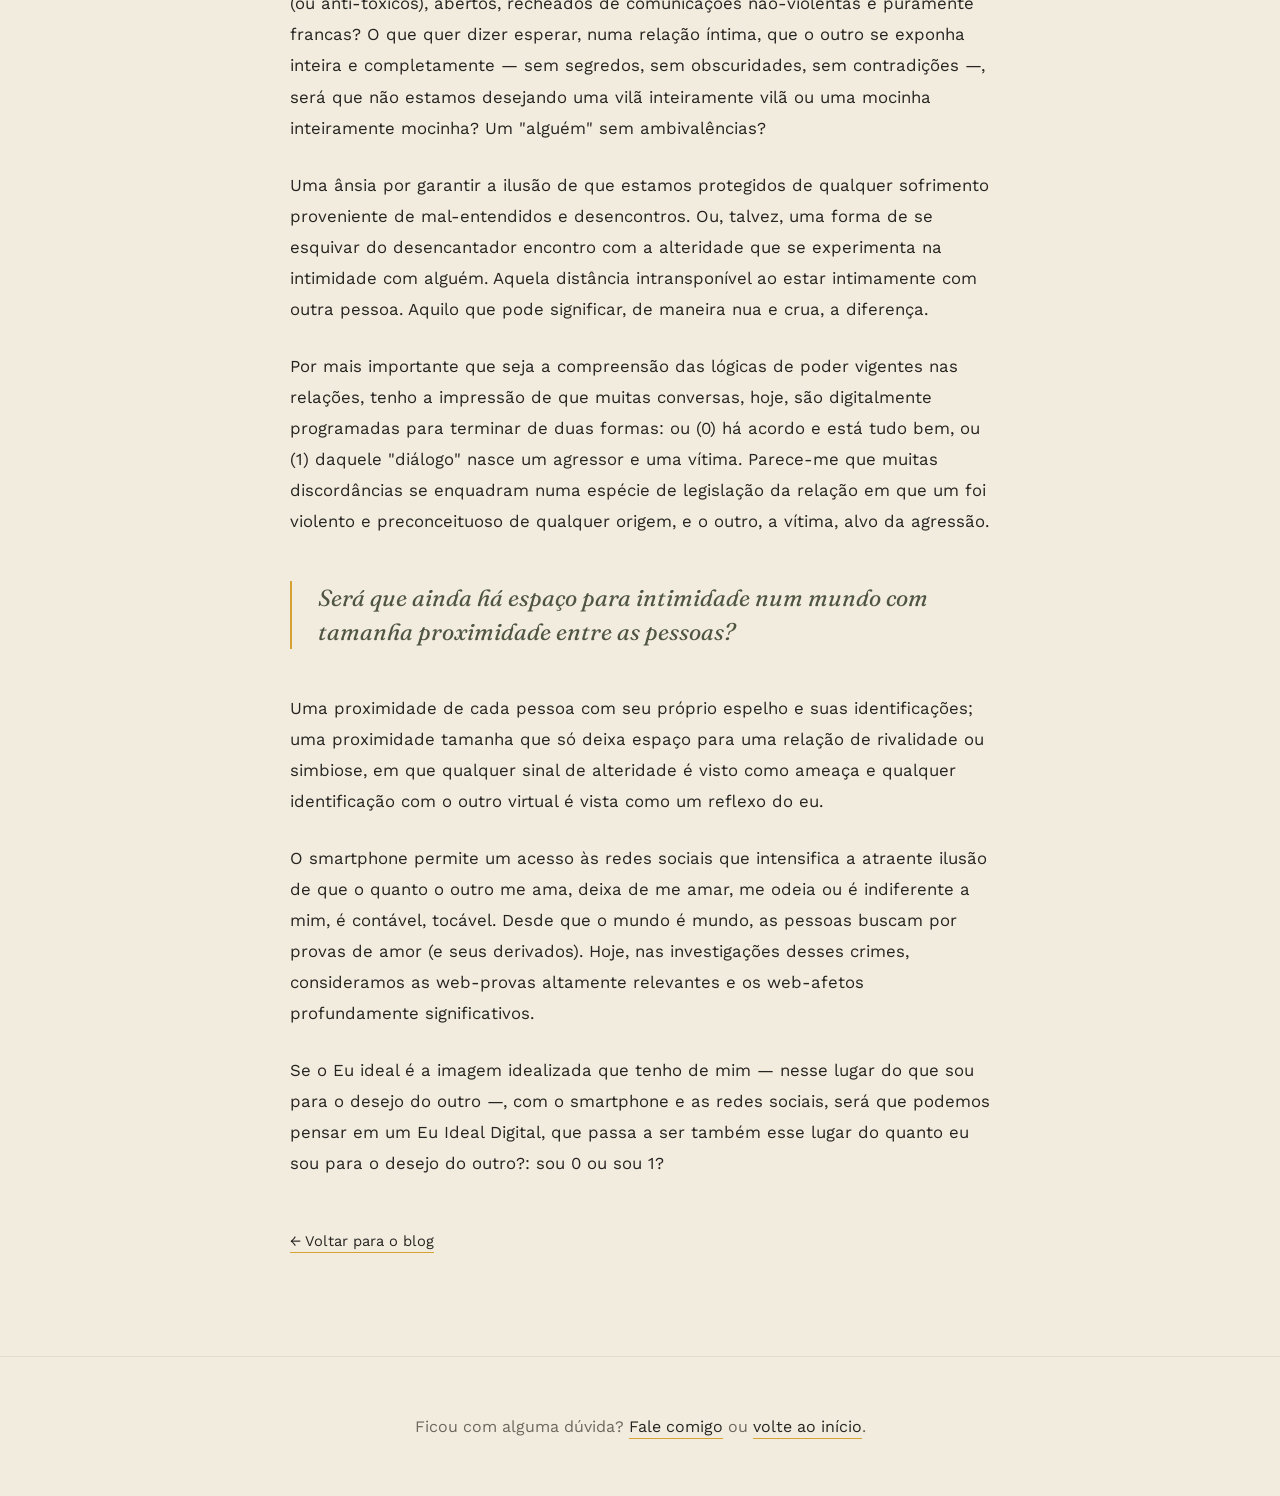
<file: post-espelho.html>
<!doctype html>
<html lang="pt-BR">
<head>
  <script type="application/ld+json">
{
  "@context": "https://schema.org",
  "@type": "MedicalBusiness",
  "@id": "https://carolinamanente.com/#carolina",
  "name": "Carolina Manente",
  "description": "Psicóloga (CRP 06/177379) e psicanalista em Campinas/SP, dedicada à escuta de adolescentes e jovens adultos que convivem com ansiedade, depressão, TDAH e a incerteza sobre o futuro. Atendimento presencial em Campinas e online.",
  "url": "https://carolinamanente.com/",
  "image": "https://carolinamanente.com/imagens/carolina-retrato.jpg",
  "telephone": "+5519999197720",
  "email": "contato@carolinamanente.com",
  "priceRange": "$$",
  "address": {
    "@type": "PostalAddress",
    "streetAddress": "Rua Dr. Barbosa da Cunha, 17, sala 2",
    "addressLocality": "Campinas",
    "addressRegion": "SP",
    "postalCode": "13073-320",
    "addressCountry": "BR"
  },
  "areaServed": [
    { "@type": "City", "name": "Campinas" },
    { "@type": "Country", "name": "Brasil" }
  ],
  "availableLanguage": ["pt-BR"],
  "knowsAbout": [
    "psicologia",
    "psicoterapia",
    "terapia",
    "psicanálise",
    "ansiedade",
    "depressão",
    "TDAH",
    "insônia",
    "ansiedade social",
    "medo",
    "crise existencial",
    "falta de sentido",
    "autoestima e autoimagem",
    "redes sociais e saúde mental",
    "incerteza sobre o futuro",
    "geração Z"
  ],
  "alumniOf": [
    { "@type": "CollegeOrUniversity", "name": "PUC-Campinas" },
    { "@type": "CollegeOrUniversity", "name": "UNICAMP" }
  ],
  "sameAs": [
    "https://www.linkedin.com/in/carolina-manente-ba2554149/",
    "http://lattes.cnpq.br/0225120305063689"
  ]
}
</script>
<meta charset="UTF-8" />
<meta name="viewport" content="width=device-width, initial-scale=1.0" />
<title>Identidade na era digital: o que sou para o desejo do outro? — Carolina Manente</title>
  <link rel="icon" type="image/png" href="imagens/favicon-32.png">
<link rel="apple-touch-icon" href="imagens/favicon-180.png">
<meta name="description" content="Um percurso sobre identidade na era digital, do estádio do espelho de Lacan às redes sociais: a pergunta que nunca se responde de vez — o que sou eu para o desejo do outro?">
<meta property="og:title" content="O quanto eu sou para o desejo do outro: 0 ou 1? — Carolina Manente">
<meta property="og:description" content="Um percurso pelo estádio do espelho de Lacan até a imagem que construímos de nós nas redes sociais — e a pergunta que nunca se responde de vez: o que sou eu para o desejo do outro?">
<meta property="og:image" content="https://carolinamanente.com/imagens/carolina-retrato.jpg">
<meta property="og:url" content="https://carolinamanente.com/post-espelho">
<meta property="og:type" content="article">
<link rel="preconnect" href="https://fonts.googleapis.com">
<link rel="preconnect" href="https://fonts.gstatic.com" crossorigin>
<link href="https://fonts.googleapis.com/css2?family=Fraunces:ital,opsz,wght@0,9..144,300;0,9..144,400;0,9..144,500;0,9..144,600;1,9..144,400;1,9..144,500&family=Work+Sans:wght@300;400;500;600&display=swap" rel="stylesheet">
<link rel="stylesheet" href="estilos.css">
<style>
  /* POST */
  .post-page{ background:var(--paper); padding:110px 48px 90px; }
  .post-inner{ max-width:700px; margin:0 auto; }
  .post-header{ margin-bottom:44px; }
  .post-header h1{ font-size:clamp(1.9rem, 3.6vw, 2.5rem); line-height:1.28; margin-bottom:16px; color:var(--charcoal); }
  .post-author{ font-size:0.92rem; color:var(--charcoal-soft); font-style:italic; }

  .post-body{ font-size:1.05rem; line-height:1.85; color:var(--charcoal); }
  .post-body p{ margin:0 0 26px; }
  .post-body em{ font-style:italic; color:inherit; }

  .post-pullquote{
    font-family:'Fraunces', serif; font-style:italic; font-size:1.45rem; line-height:1.45;
    color:var(--olive-deep); border-left:2px solid var(--mustard); padding-left:26px;
    margin:44px 0;
  }

  .post-back{ margin-top:52px; }
  .post-back a{ font-size:0.92rem; color:var(--charcoal); text-decoration:none; border-bottom:1px solid var(--mustard); padding-bottom:2px; }

  @media (max-width:600px){
    .nav{ padding:20px 24px; }
    .post-page{ padding-left:24px; padding-right:24px; }
  }
</style>
  <!-- Google tag (gtag.js) -->
<script async src="https://www.googletagmanager.com/gtag/js?id=G-K1K1GMRV21">
</script>
<script>
  window.dataLayer = window.dataLayer || [];
  function gtag(){dataLayer.push(arguments);}
  gtag('js', new Date());

  gtag('config', 'G-K1K1GMRV21');
</script>
</head>
<body>

<header class="nav">
  <div class="nav-inner">
    <a href="/" class="brand">Carolina Manente</a>
    <nav class="nav-links">
      <a href="/sobre">Sobre</a>
      <a href="/#atendimento">Atendimento</a>
      <a href="/blog">Blog</a>
      <a href="/#contato">Contato</a>
    </nav>
  </div>
</header>

<section class="post-page">
  <div class="post-inner">

    <div class="post-header">
      <p class="eyebrow">Blog</p>
      <h1>O quanto eu sou para o desejo do outro: 0 ou 1?</h1>
      <p class="post-author">Carolina Manente</p>
    </div>

    <div class="post-body">
      <p>Dizer aquilo que está sendo vastamente falado, que as tecnologias digitais transformaram o processo de constituição subjetiva, implica afirmar que o mundo digital ultrapassa as telas touchscreen. Ou seja, as formas de relação são afetadas pelas tecnologias digitais mesmo quando não estão sendo diretamente mediadas por elas – e isso não é nenhuma novidade.</p>

      <p>Estar presencialmente com outros, hoje, é atravessado pelo digital. Isso pode ser observado desde o momento de marcar o encontro, escolher o lugar, pegar o endereço, conhecer o caminho, locomover-se até o local, chegar e aguardar pela pessoa esperada. Tente realizar esse processo todo sem usar o smartphone! Arrisco dizer que talvez a parte mais difícil de todas seja estar lá, no local e na hora marcada, e ter que, simplesmente, esperar.</p>

      <p>O que é esperar, hoje, sem um smartphone em mãos?</p>

      <p>Jerusalinsky, em "Intoxicações Eletrônicas", propõe que nossa relação com o tempo está significativamente transformada pelo advento das tecnologias digitais. E por mais que os smartphones façam isso estrondosamente, talvez desde os celulares não-inteligentes isso já tenha começado a se tornar uma questão. Eu mesma, me lembro da diferença gritante entre estar na sala de espera para algum médico engolindo o máximo de maçãs possíveis com a minha cobrinha dentro da tela esverdeada do Nokia 1100 cinza de minha mãe. E me lembro também de estar em situações similares sem ele... naquele tédio.</p>

      <p>Não é apenas a relação tempo–espaço que se encontra alterada, mas também a nossa forma de elaboração dos acontecimentos. Passamos a "carecer do tempo necessário para elaborar o percebido no jogo entre esquecimento e memória", pois, com o celular em mãos, sempre ocupamos nosso "tempo livre" e estamos sempre desatualizados sobre alguma coisa.</p>

      <p>Opera em nós, hoje, um constante estado de alerta — sempre ligados, conectados —, a urgência por respostas e por responder, a instantaneidade dos acontecimentos: o que ocorreu há dois dias já não importa mais, pois tanta coisa aconteceu desde então e eu já estou em falta, precisando me atualizar. Atualizar o feed, atualizar o software do smartphone, atualizar meu conhecimento, meus produtos de pele e de cabelo, minhas roupas, os esportes que pratico, os alimentos que consumo, os lugares que frequento — enfim. É preciso atualizar constantemente a estética de estilo de vida performada pelo corpo, que se reduz a meu objeto-propaganda, objeto expositivo, minha mercadoria (que vendo online).</p>

      <p>Mas agora, como falar dessa transformação que acontece no sujeito quando ele assume uma imagem de si na era digital, de mãos dadas com Lacan? Primeiro, é preciso retomar que esse processo foi nomeado por ele como estádio do espelho e elaborado como o momento em que a ideia de si toma uma forma: a forma do humano, desses outros humanos por aí. Essa "imagem do eu" é exterior; é aquilo lá que a pessoa vê no espelho e assume que é assim que os outros a veem — e é aí que reside o valor central dessa imagem, a questão que dá forma ao eu: é isso que eu sou para o desejo do outro?</p>

      <p>Questão essa que nunca se responde de forma satisfatória, mesmo quando a resposta nos é oferecida de modo tão bem calculado estatisticamente e decodificado como a que o algoritmo nos fornece. E aí está um dos nós dessa rede social que nos mantém "nas nuvens" — carregadas e cinzentas, anunciando trovoadas, ou leves e branquinhas em um céu azul, a depender da estrutura moral da régua de seus seguidores.</p>

      <p>A estratégia das redes sociais para capturar nossa atenção está nesse efeito retórico de nos oferecer mais e mais desse reflexo digital de nós mesmos, produzido pela linguagem digital — que, aliás, se funda no ASCII (American Standard Code for Information Interchange, criado em 1963), um código binário expresso por combinações de 0 e 1. O que significa que, na linguagem digital, nossa relação com cada letra, cada símbolo, cada imagem (inclusive a nossa) é traduzida por alguns zeros e alguns uns.</p>

      <p>Estamos expostos a uma cultura que gira em torno da imagem e cultiva um "colamento" absoluto, uma alienação à imagem do eu como se fosse o encaixe perfeito de um quebra-cabeça. Vivemos sob o imperativo de que, para existir, precisamos expor tudo o que somos nas redes sociais, e sob a expectativa de que, mesmo fora delas, devemos ser tudo (e somente isso) que expomos nelas.</p>

      <p>Nas relações, rege-se uma lógica da transparência, como se fosse possível saber tudo sobre si, comunicar-se plenamente com o outro, ser inteiramente compreendido por ele e, claro, exigir exatamente tudo em troca. Nutrimos uma ilusão de equivalência e um falso discurso sobre aceitação da alteridade, que alimenta uma relação cada vez mais simbiótica do sujeito com suas identificações.</p>

      <p>É como se estivéssemos todos passando por aquilo que ouvimos do sofrimento das celebridades sobre o fato de serem celebridades: a frustração de se relacionarem com pessoas que esperam encontrar nelas tudo aquilo (e somente isso) que performam no palco e nas telas. Ou, nas palavras de Caetano sobre um desencontro: "não sou proveito, sou pura fama".</p>

      <p>Com o remake de Vale Tudo (sem comentários sobre aquele final), ouvi alguns podcasts sobre a versão original e achei a maior graça quando escutei que as vilãs da novela, dona Odete Roitman e Maria de Fátima, eram perseguidas na rua mesmo quando eram "apenas" Beatriz Segall e Glória Pires. Debochei com minhas amigas duma época em que as pessoas não saberiam diferenciar aquilo que veem nas telas daquilo que veem na realidade. Mas nada como uma boa risada do outro, acompanhada de bons interlocutores, para ver aquilo que fica de fora do reflexo do espelho.</p>

      <p>O que significa estar em alta toda essa estética dos relacionamentos não-tóxicos (ou anti-tóxicos), abertos, recheados de comunicações não-violentas e puramente francas? O que quer dizer esperar, numa relação íntima, que o outro se exponha inteira e completamente — sem segredos, sem obscuridades, sem contradições —, será que não estamos desejando uma vilã inteiramente vilã ou uma mocinha inteiramente mocinha? Um "alguém" sem ambivalências?</p>

      <p>Uma ânsia por garantir a ilusão de que estamos protegidos de qualquer sofrimento proveniente de mal-entendidos e desencontros. Ou, talvez, uma forma de se esquivar do desencantador encontro com a alteridade que se experimenta na intimidade com alguém. Aquela distância intransponível ao estar intimamente com outra pessoa. Aquilo que pode significar, de maneira nua e crua, a diferença.</p>

      <p>Por mais importante que seja a compreensão das lógicas de poder vigentes nas relações, tenho a impressão de que muitas conversas, hoje, são digitalmente programadas para terminar de duas formas: ou (0) há acordo e está tudo bem, ou (1) daquele "diálogo" nasce um agressor e uma vítima. Parece-me que muitas discordâncias se enquadram numa espécie de legislação da relação em que um foi violento e preconceituoso de qualquer origem, e o outro, a vítima, alvo da agressão.</p>

      <blockquote class="post-pullquote">Será que ainda há espaço para intimidade num mundo com tamanha proximidade entre as pessoas?</blockquote>

      <p>Uma proximidade de cada pessoa com seu próprio espelho e suas identificações; uma proximidade tamanha que só deixa espaço para uma relação de rivalidade ou simbiose, em que qualquer sinal de alteridade é visto como ameaça e qualquer identificação com o outro virtual é vista como um reflexo do eu.</p>

      <p>O smartphone permite um acesso às redes sociais que intensifica a atraente ilusão de que o quanto o outro me ama, deixa de me amar, me odeia ou é indiferente a mim, é contável, tocável. Desde que o mundo é mundo, as pessoas buscam por provas de amor (e seus derivados). Hoje, nas investigações desses crimes, consideramos as web-provas altamente relevantes e os web-afetos profundamente significativos.</p>

      <p>Se o Eu ideal é a imagem idealizada que tenho de mim — nesse lugar do que sou para o desejo do outro —, com o smartphone e as redes sociais, será que podemos pensar em um Eu Ideal Digital, que passa a ser também esse lugar do quanto eu sou para o desejo do outro?: sou 0 ou sou 1?</p>
    </div>

    <p class="post-back"><a href="/blog">← Voltar para o blog</a></p>

  </div>
</section>

<section class="mini-cta">
  <p>Ficou com alguma dúvida? <a href="/#contato">Fale comigo</a> ou <a href="/">volte ao início</a>.</p>
</section>

</body>
</html>
</file>
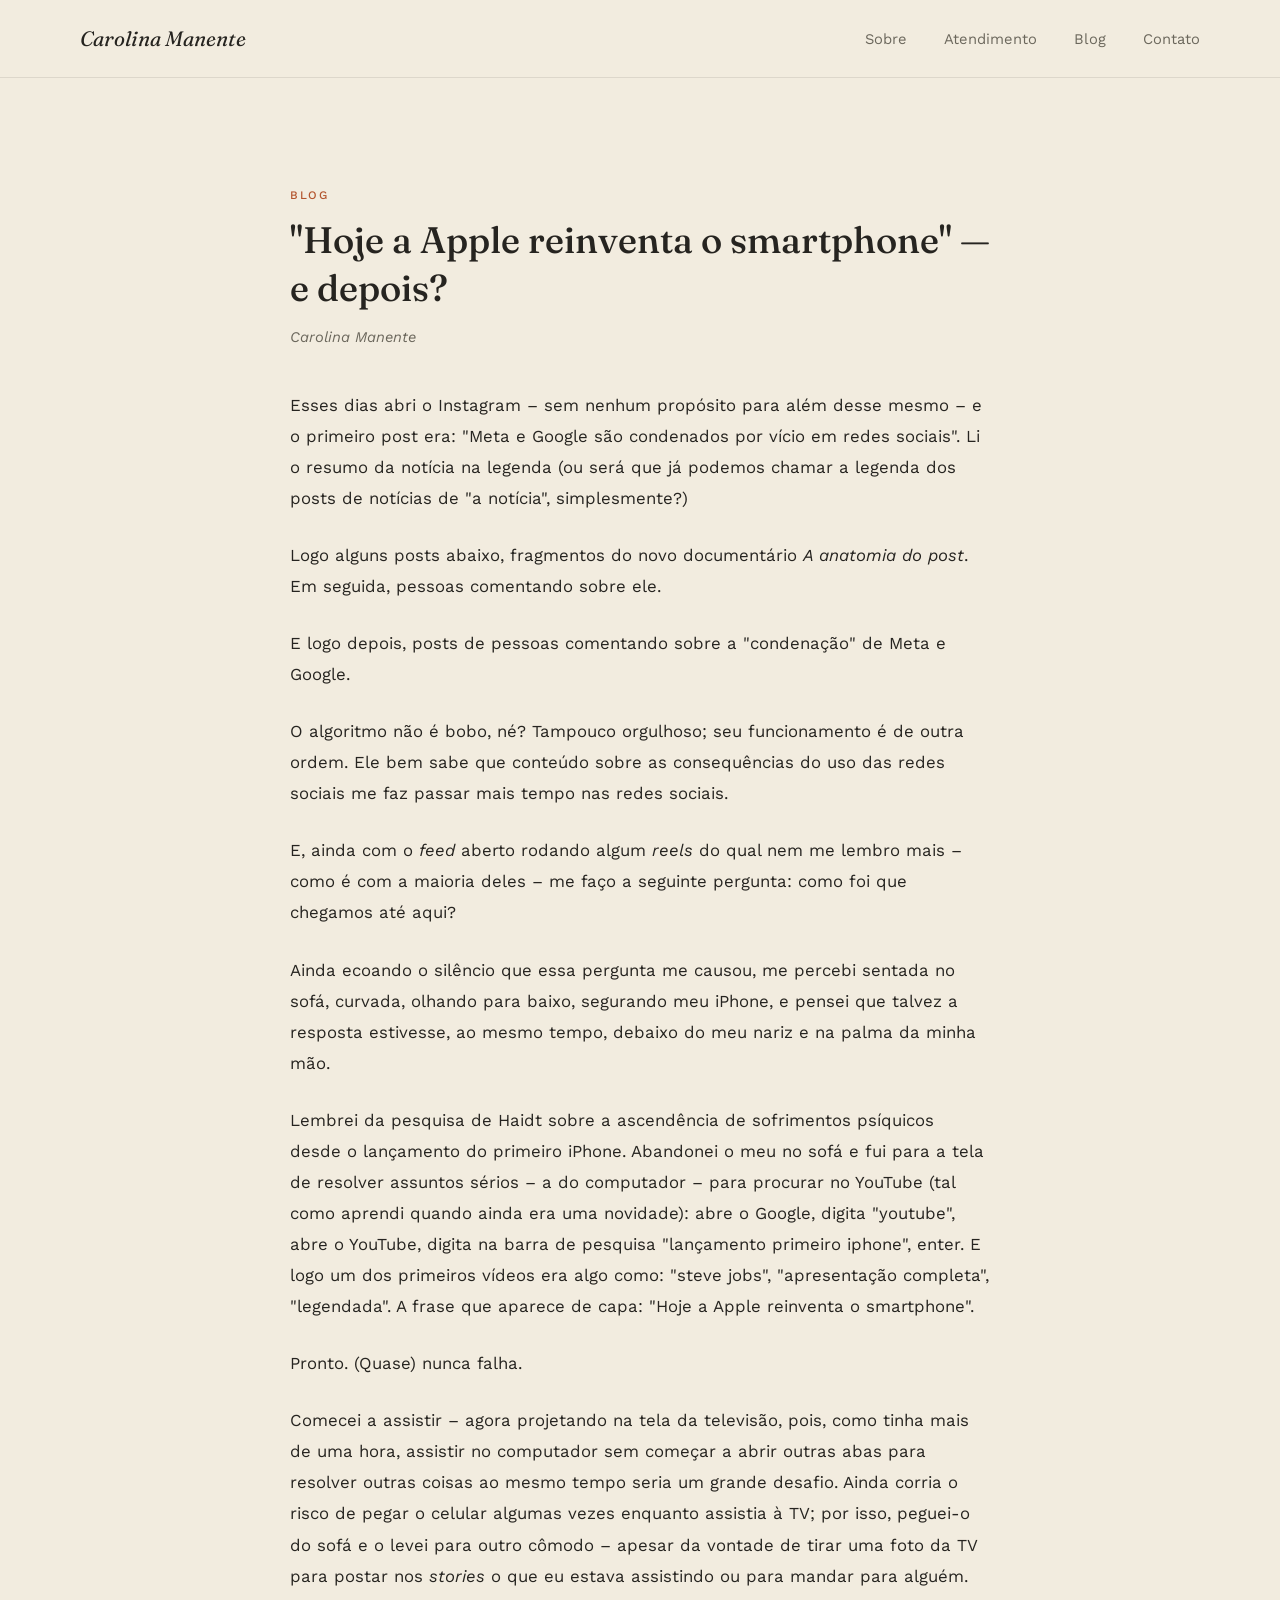
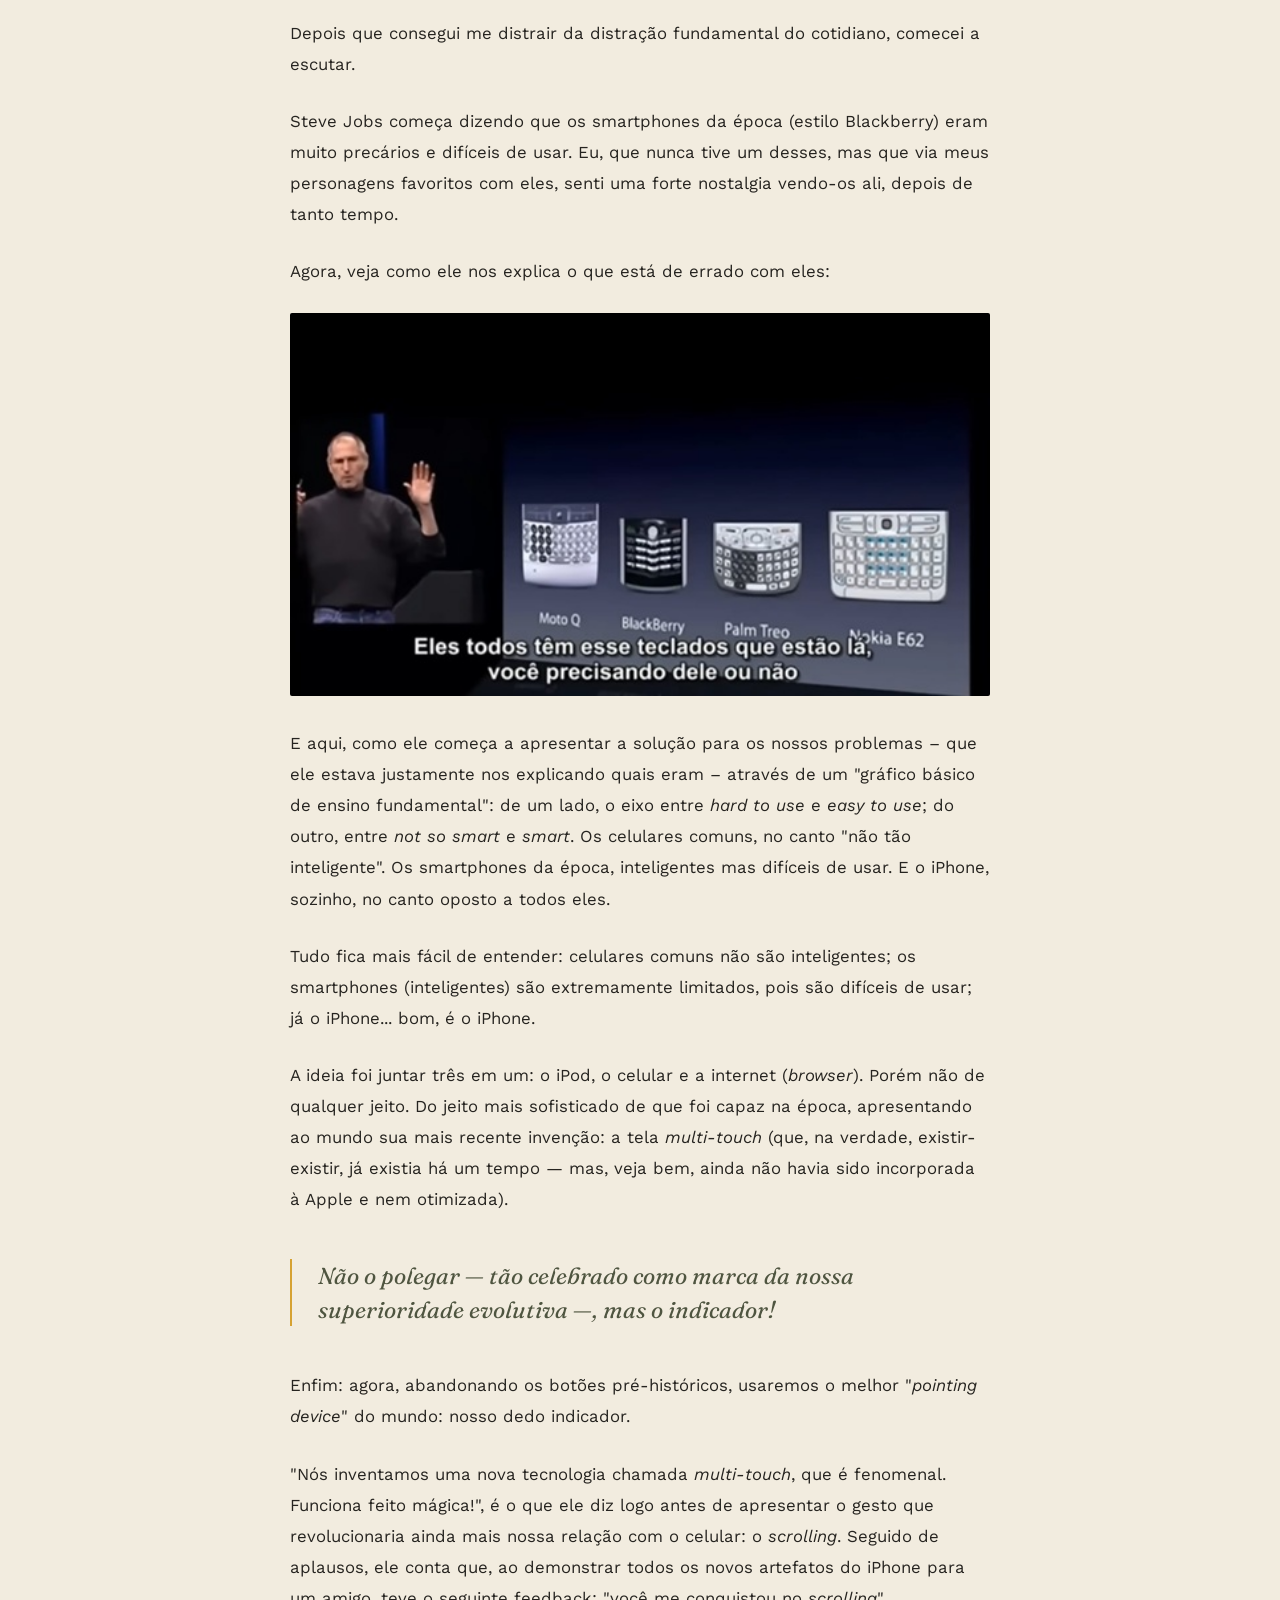
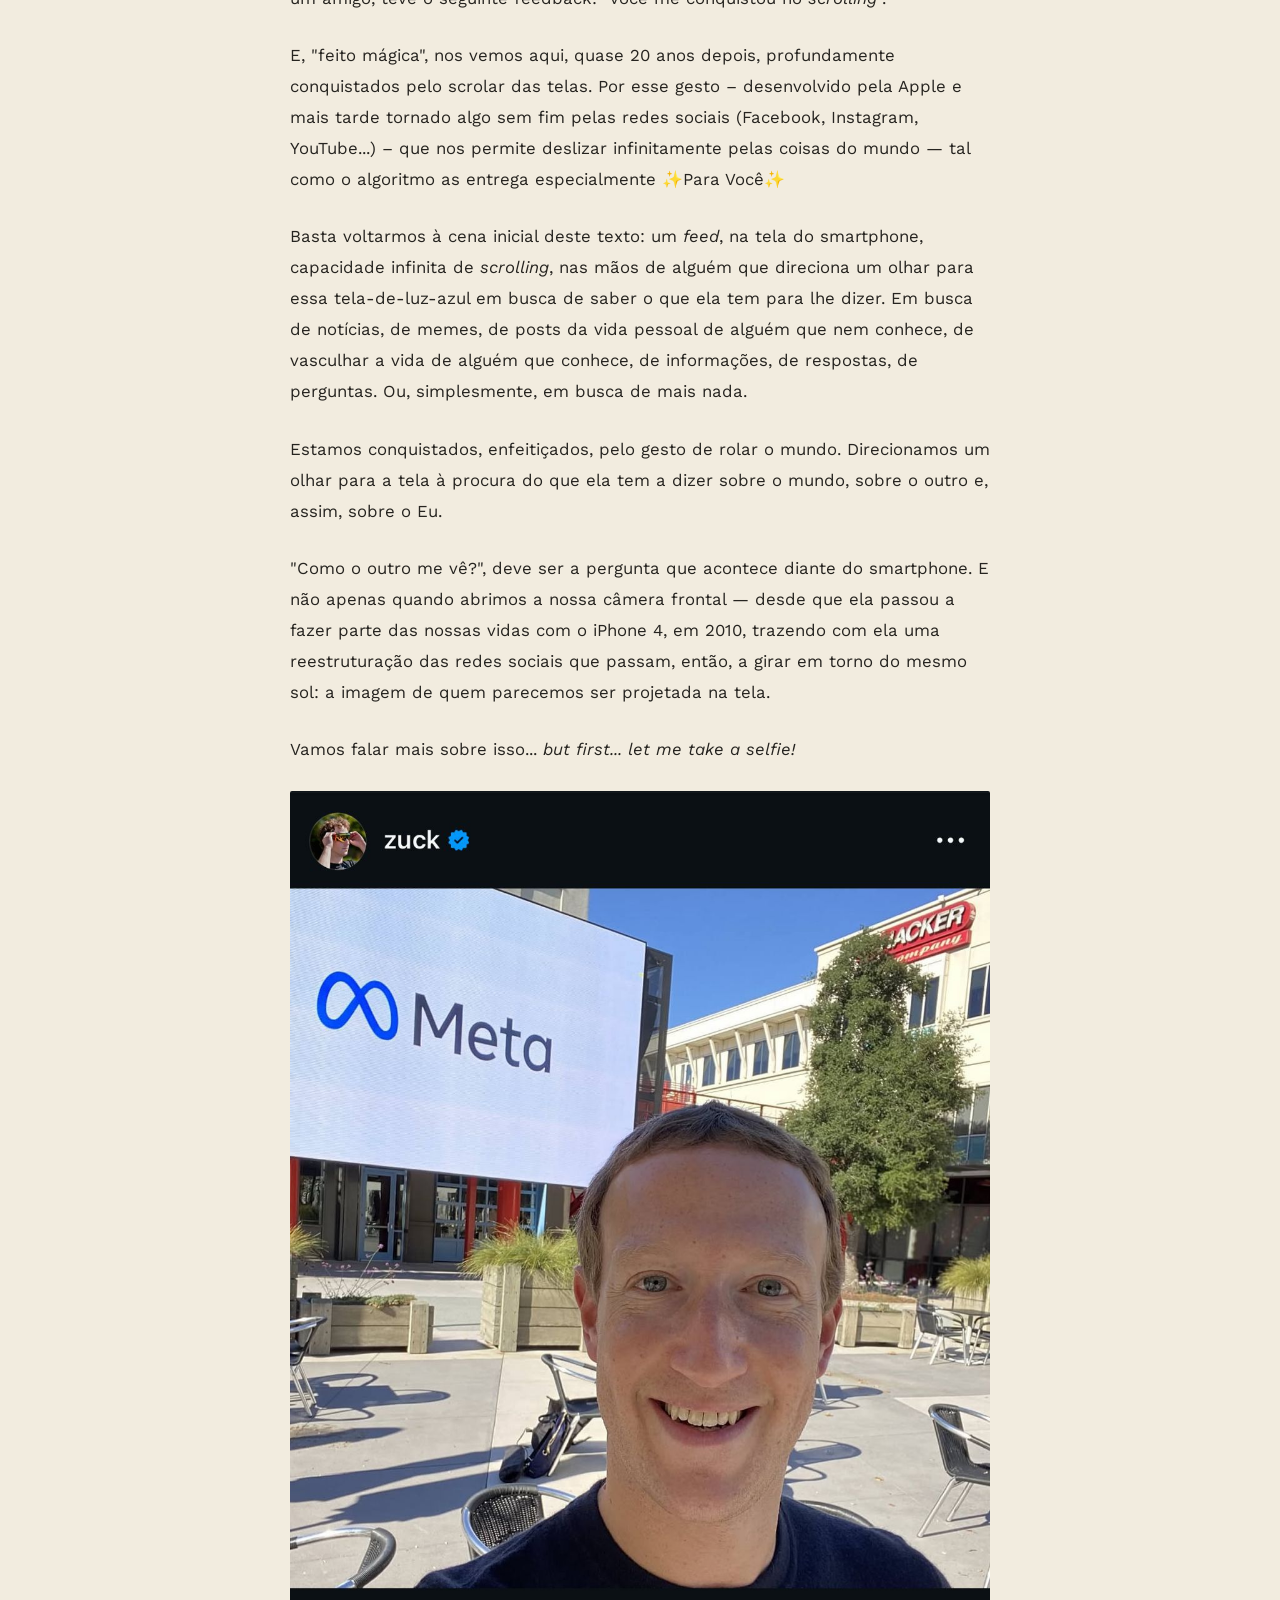
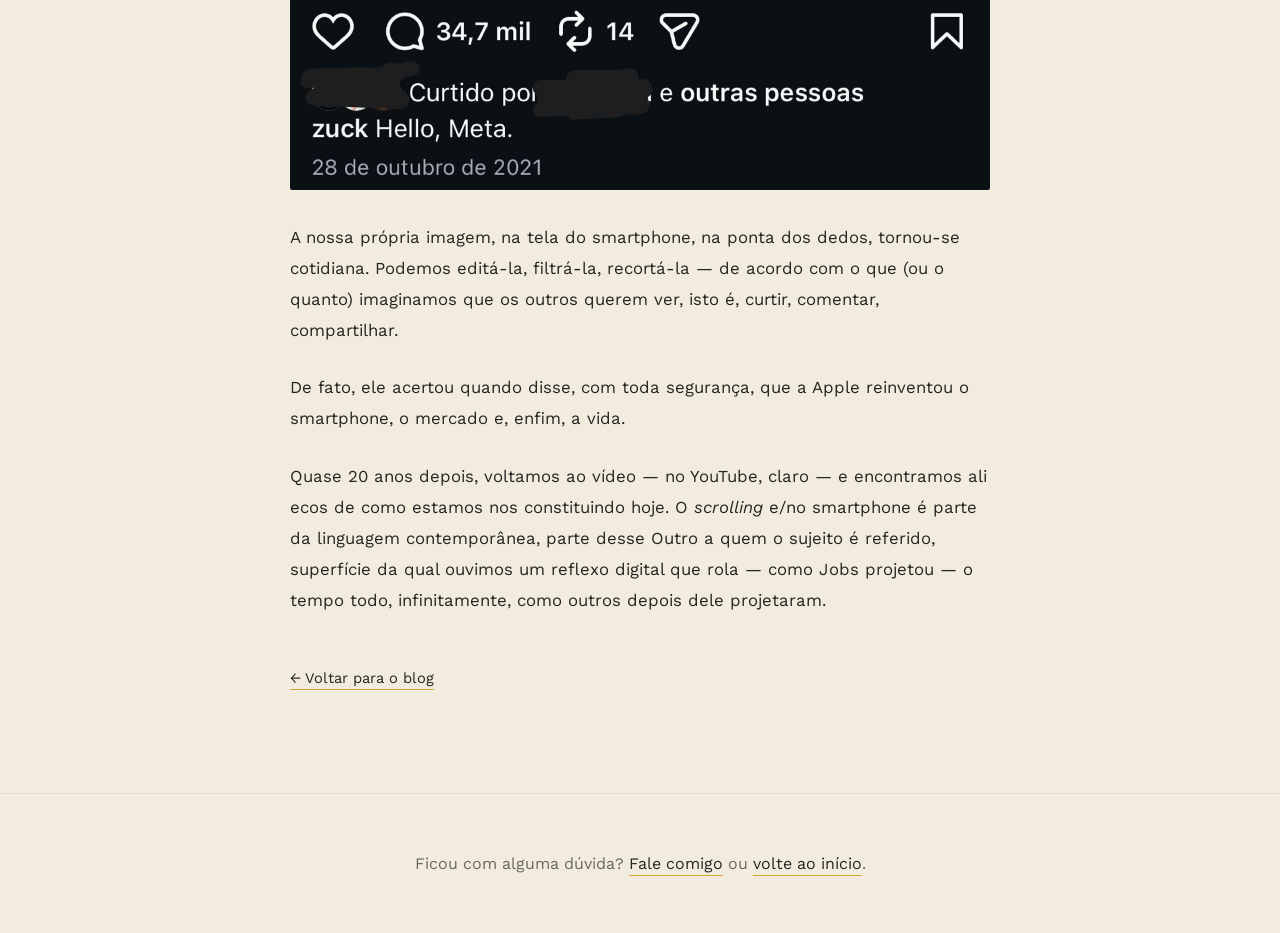
<file: post-iphone.html>
<!doctype html>
<html lang="pt-BR">
<head>
  <script type="application/ld+json">
{
  "@context": "https://schema.org",
  "@type": "MedicalBusiness",
  "@id": "https://carolinamanente.com/#carolina",
  "name": "Carolina Manente",
  "description": "Psicóloga (CRP 06/177379) e psicanalista em Campinas/SP, dedicada à escuta de adolescentes e jovens adultos que convivem com ansiedade, depressão, TDAH e a incerteza sobre o futuro. Atendimento presencial em Campinas e online.",
  "url": "https://carolinamanente.com/",
  "image": "https://carolinamanente.com/imagens/carolina-retrato.jpg",
  "telephone": "+5519999197720",
  "email": "contato@carolinamanente.com",
  "priceRange": "$$",
  "address": {
    "@type": "PostalAddress",
    "streetAddress": "Rua Dr. Barbosa da Cunha, 17, sala 2",
    "addressLocality": "Campinas",
    "addressRegion": "SP",
    "postalCode": "13073-320",
    "addressCountry": "BR"
  },
  "areaServed": [
    { "@type": "City", "name": "Campinas" },
    { "@type": "Country", "name": "Brasil" }
  ],
  "availableLanguage": ["pt-BR"],
  "knowsAbout": [
    "psicologia",
    "psicoterapia",
    "terapia",
    "psicanálise",
    "ansiedade",
    "depressão",
    "TDAH",
    "insônia",
    "ansiedade social",
    "medo",
    "crise existencial",
    "falta de sentido",
    "autoestima e autoimagem",
    "redes sociais e saúde mental",
    "incerteza sobre o futuro",
    "geração Z"
  ],
  "alumniOf": [
    { "@type": "CollegeOrUniversity", "name": "PUC-Campinas" },
    { "@type": "CollegeOrUniversity", "name": "UNICAMP" }
  ],
  "sameAs": [
    "https://www.linkedin.com/in/carolina-manente-ba2554149/",
    "http://lattes.cnpq.br/0225120305063689"
  ]
}
</script>
<meta charset="UTF-8" />
<meta name="viewport" content="width=device-width, initial-scale=1.0" />
<title>Smartphone e saúde mental: "hoje a Apple reinventa o smartphone" — e depois? — Carolina Manente</title>
  <link rel="icon" type="image/png" href="imagens/favicon-32.png">
<link rel="apple-touch-icon" href="imagens/favicon-180.png">
<meta name="description" content="Smartphone e saúde mental quase vinte anos depois do primeiro iPhone: sobre o gesto do scroll, a imagem que fazemos de nós mesmos e como chegamos até aqui.">
<link rel="canonical" href="https://carolinamanente.com/post-iphone">
<meta property="og:title" content="&quot;Hoje a Apple reinventa o smartphone&quot; — e depois? — Carolina Manente">
<meta property="og:description" content="Uma volta ao lançamento do primeiro iPhone, quase vinte anos depois: sobre o gesto do scroll, a imagem que fazemos de nós mesmos e como chegamos até aqui.">
<meta property="og:image" content="https://carolinamanente.com/imagens/steve-jobs-palco.jpg">
<meta property="og:url" content="https://carolinamanente.com/post-iphone">
<meta property="og:type" content="article">
<link rel="preconnect" href="https://fonts.googleapis.com">
<link rel="preconnect" href="https://fonts.gstatic.com" crossorigin>
<link href="https://fonts.googleapis.com/css2?family=Fraunces:ital,opsz,wght@0,9..144,300;0,9..144,400;0,9..144,500;0,9..144,600;1,9..144,400;1,9..144,500&family=Work+Sans:wght@300;400;500;600&display=swap" rel="stylesheet">
<link rel="stylesheet" href="estilos.css">
<style>
  /* POST */
  .post-page{ background:var(--paper); padding:110px 48px 90px; }
  .post-inner{ max-width:700px; margin:0 auto; }
  .post-header{ margin-bottom:44px; }
  .post-header h1{ font-size:clamp(1.7rem, 3.4vw, 2.3rem); line-height:1.3; margin-bottom:16px; color:var(--charcoal); }
  .post-author{ font-size:0.92rem; color:var(--charcoal-soft); font-style:italic; }

  .post-body{ font-size:1.05rem; line-height:1.85; color:var(--charcoal); }
  .post-body p{ margin:0 0 26px; }
  .post-body em{ font-style:italic; color:inherit; }

  .post-pullquote{
    font-family:'Fraunces', serif; font-style:italic; font-size:1.45rem; line-height:1.45;
    color:var(--olive-deep); border-left:2px solid var(--mustard); padding-left:26px;
    margin:44px 0;
  }

  .post-back{ margin-top:52px; }
  .post-back a{ font-size:0.92rem; color:var(--charcoal); text-decoration:none; border-bottom:1px solid var(--mustard); padding-bottom:2px; }

  .post-cover{ width:100%; aspect-ratio:16/9; overflow:hidden; border-radius:2px; margin-bottom:44px; }
  .post-cover img{ width:100%; height:100%; object-fit:cover; display:block; }

  .post-img{ margin:8px 0 32px; }
  .post-img img{ width:100%; height:auto; display:block; border-radius:2px; }

  @media (max-width:600px){
    .nav{ padding:20px 24px; }
    .post-page{ padding-left:24px; padding-right:24px; }
  }
</style>
  <!-- Google tag (gtag.js) -->
<script async src="https://www.googletagmanager.com/gtag/js?id=G-K1K1GMRV21">
</script>
<script>
  window.dataLayer = window.dataLayer || [];
  function gtag(){dataLayer.push(arguments);}
  gtag('js', new Date());

  gtag('config', 'G-K1K1GMRV21');
</script>
</head>
<body>

<header class="nav">
  <div class="nav-inner">
    <a href="/" class="brand">Carolina Manente</a>
    <nav class="nav-links">
      <a href="/sobre">Sobre</a>
      <a href="/#atendimento">Atendimento</a>
      <a href="/blog">Blog</a>
      <a href="/#contato">Contato</a>
    </nav>
  </div>
</header>

<section class="post-page">
  <div class="post-inner">

    <div class="post-header">
      <p class="eyebrow">Blog</p>
      <h1>"Hoje a Apple reinventa o smartphone" — e depois?</h1>
      <p class="post-author">Carolina Manente</p>
    </div>

    

    <div class="post-body">
      <p>Esses dias abri o Instagram – sem nenhum propósito para além desse mesmo – e o primeiro post era: "Meta e Google são condenados por vício em redes sociais". Li o resumo da notícia na legenda (ou será que já podemos chamar a legenda dos posts de notícias de "a notícia", simplesmente?)</p>

      <p>Logo alguns posts abaixo, fragmentos do novo documentário <em>A anatomia do post</em>. Em seguida, pessoas comentando sobre ele.</p>

      <p>E logo depois, posts de pessoas comentando sobre a "condenação" de Meta e Google.</p>

      <p>O algoritmo não é bobo, né? Tampouco orgulhoso; seu funcionamento é de outra ordem. Ele bem sabe que conteúdo sobre as consequências do uso das redes sociais me faz passar mais tempo nas redes sociais.</p>

      <p>E, ainda com o <em>feed</em> aberto rodando algum <em>reels</em> do qual nem me lembro mais – como é com a maioria deles – me faço a seguinte pergunta: como foi que chegamos até aqui?</p>

      <p>Ainda ecoando o silêncio que essa pergunta me causou, me percebi sentada no sofá, curvada, olhando para baixo, segurando meu iPhone, e pensei que talvez a resposta estivesse, ao mesmo tempo, debaixo do meu nariz e na palma da minha mão.</p>

      <p>Lembrei da pesquisa de Haidt sobre a ascendência de sofrimentos psíquicos desde o lançamento do primeiro iPhone. Abandonei o meu no sofá e fui para a tela de resolver assuntos sérios – a do computador – para procurar no YouTube (tal como aprendi quando ainda era uma novidade): abre o Google, digita "youtube", abre o YouTube, digita na barra de pesquisa "lançamento primeiro iphone", enter. E logo um dos primeiros vídeos era algo como: "steve jobs", "apresentação completa", "legendada". A frase que aparece de capa: "Hoje a Apple reinventa o smartphone".</p>

      <p>Pronto. (Quase) nunca falha.</p>

      <p>Comecei a assistir – agora projetando na tela da televisão, pois, como tinha mais de uma hora, assistir no computador sem começar a abrir outras abas para resolver outras coisas ao mesmo tempo seria um grande desafio. Ainda corria o risco de pegar o celular algumas vezes enquanto assistia à TV; por isso, peguei-o do sofá e o levei para outro cômodo – apesar da vontade de tirar uma foto da TV para postar nos <em>stories</em> o que eu estava assistindo ou para mandar para alguém.</p>

      <p>Depois que consegui me distrair da distração fundamental do cotidiano, comecei a escutar.</p>

      <p>Steve Jobs começa dizendo que os smartphones da época (estilo Blackberry) eram muito precários e difíceis de usar. Eu, que nunca tive um desses, mas que via meus personagens favoritos com eles, senti uma forte nostalgia vendo-os ali, depois de tanto tempo.</p>

      

      <p>Agora, veja como ele nos explica o que está de errado com eles:</p>

      <div class="post-img"><img src="imagens/steve-jobs-palco.jpg" alt="Steve Jobs no palco, com legenda: Eles todos têm esse teclados que estão lá, você precisando dele ou não" loading="lazy"></div>

      <p>E aqui, como ele começa a apresentar a solução para os nossos problemas – que ele estava justamente nos explicando quais eram – através de um "gráfico básico de ensino fundamental": de um lado, o eixo entre <em>hard to use</em> e <em>easy to use</em>; do outro, entre <em>not so smart</em> e <em>smart</em>. Os celulares comuns, no canto "não tão inteligente". Os smartphones da época, inteligentes mas difíceis de usar. E o iPhone, sozinho, no canto oposto a todos eles.</p>

      

      <p>Tudo fica mais fácil de entender: celulares comuns não são inteligentes; os smartphones (inteligentes) são extremamente limitados, pois são difíceis de usar; já o iPhone... bom, é o iPhone.</p>

      <p>A ideia foi juntar três em um: o iPod, o celular e a internet (<em>browser</em>). Porém não de qualquer jeito. Do jeito mais sofisticado de que foi capaz na época, apresentando ao mundo sua mais recente invenção: a tela <em>multi-touch</em> (que, na verdade, existir-existir, já existia há um tempo — mas, veja bem, ainda não havia sido incorporada à Apple e nem otimizada).</p>

      <blockquote class="post-pullquote">Não o polegar — tão celebrado como marca da nossa superioridade evolutiva —, mas o indicador!</blockquote>

      <p>Enfim: agora, abandonando os botões pré-históricos, usaremos o melhor "<em>pointing device</em>" do mundo: nosso dedo indicador.</p>

      

      <p>"Nós inventamos uma nova tecnologia chamada <em>multi-touch</em>, que é fenomenal. Funciona feito mágica!", é o que ele diz logo antes de apresentar o gesto que revolucionaria ainda mais nossa relação com o celular: o <em>scrolling</em>. Seguido de aplausos, ele conta que, ao demonstrar todos os novos artefatos do iPhone para um amigo, teve o seguinte feedback: "você me conquistou no <em>scrolling</em>".</p>

      <p>E, "feito mágica", nos vemos aqui, quase 20 anos depois, profundamente conquistados pelo scrolar das telas. Por esse gesto – desenvolvido pela Apple e mais tarde tornado algo sem fim pelas redes sociais (Facebook, Instagram, YouTube...) – que nos permite deslizar infinitamente pelas coisas do mundo — tal como o algoritmo as entrega especialmente ✨Para Você✨</p>

      <p>Basta voltarmos à cena inicial deste texto: um <em>feed</em>, na tela do smartphone, capacidade infinita de <em>scrolling</em>, nas mãos de alguém que direciona um olhar para essa tela-de-luz-azul em busca de saber o que ela tem para lhe dizer. Em busca de notícias, de memes, de posts da vida pessoal de alguém que nem conhece, de vasculhar a vida de alguém que conhece, de informações, de respostas, de perguntas. Ou, simplesmente, em busca de mais nada.</p>

      <p>Estamos conquistados, enfeitiçados, pelo gesto de rolar o mundo. Direcionamos um olhar para a tela à procura do que ela tem a dizer sobre o mundo, sobre o outro e, assim, sobre o Eu.</p>

      <p>"Como o outro me vê?", deve ser a pergunta que acontece diante do smartphone. E não apenas quando abrimos a nossa câmera frontal — desde que ela passou a fazer parte das nossas vidas com o iPhone 4, em 2010, trazendo com ela uma reestruturação das redes sociais que passam, então, a girar em torno do mesmo sol: a imagem de quem parecemos ser projetada na tela.</p>

      <p>Vamos falar mais sobre isso... <em>but first... let me take a selfie!</em></p>

      <div class="post-img"><img src="imagens/zuckerberg-meta.jpg" alt="Print de post no Instagram de Mark Zuckerberg, uma selfie com o logo da Meta ao fundo, legenda Hello, Meta., 28 de outubro de 2021" loading="lazy"></div>

      <p>A nossa própria imagem, na tela do smartphone, na ponta dos dedos, tornou-se cotidiana. Podemos editá-la, filtrá-la, recortá-la — de acordo com o que (ou o quanto) imaginamos que os outros querem ver, isto é, curtir, comentar, compartilhar.</p>

      <p>De fato, ele acertou quando disse, com toda segurança, que a Apple reinventou o smartphone, o mercado e, enfim, a vida.</p>

      <p>Quase 20 anos depois, voltamos ao vídeo — no YouTube, claro — e encontramos ali ecos de como estamos nos constituindo hoje. O <em>scrolling</em> e/no smartphone é parte da linguagem contemporânea, parte desse Outro a quem o sujeito é referido, superfície da qual ouvimos um reflexo digital que rola — como Jobs projetou — o tempo todo, infinitamente, como outros depois dele projetaram.</p>
    </div>

    <p class="post-back"><a href="/blog">← Voltar para o blog</a></p>

  </div>
</section>

<section class="mini-cta">
  <p>Ficou com alguma dúvida? <a href="/#contato">Fale comigo</a> ou <a href="/">volte ao início</a>.</p>
</section>

</body>
</html>
</file>
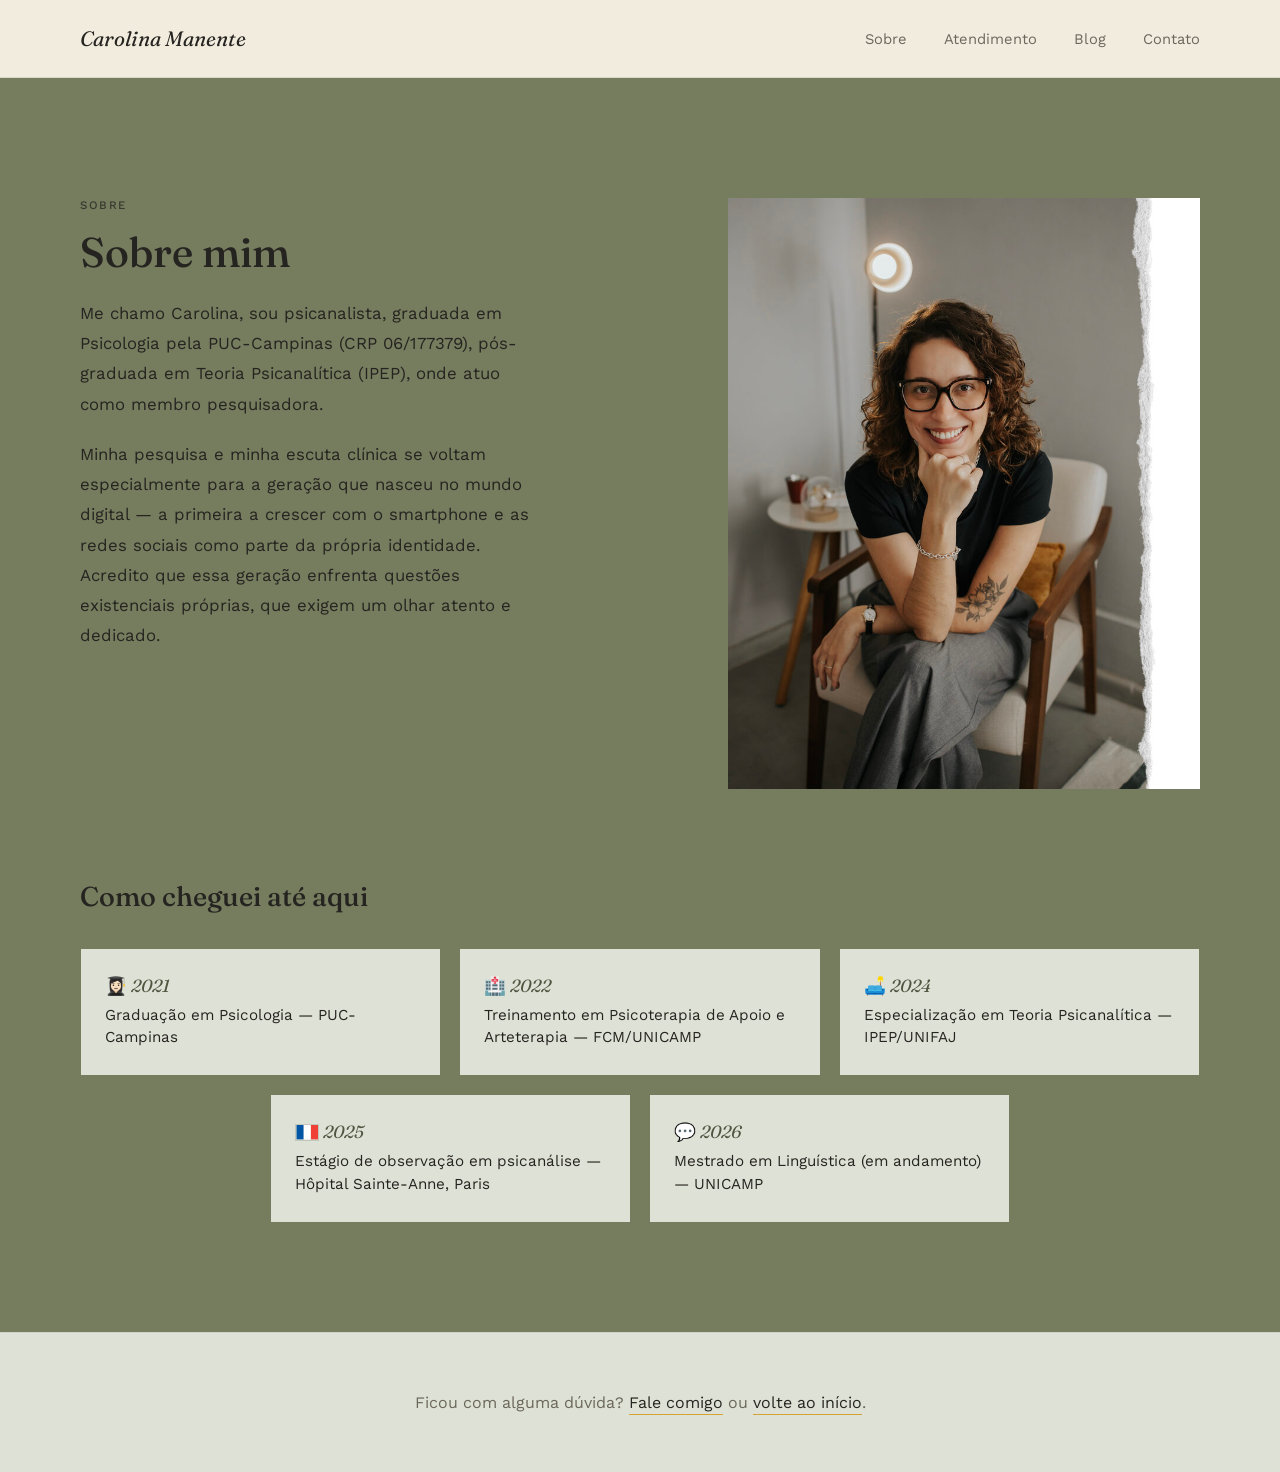
<file: sobre.html>
<!doctype html>
<html lang="pt-BR">
<head>
   <script type="application/ld+json">
{
  "@context": "https://schema.org",
  "@type": "MedicalBusiness",
  "@id": "https://carolinamanente.com/#carolina",
  "name": "Carolina Manente",
  "description": "Psicóloga (CRP 06/177379) e psicanalista em Campinas/SP, dedicada à escuta de adolescentes e jovens adultos que convivem com ansiedade, depressão, TDAH e a incerteza sobre o futuro. Atendimento presencial em Campinas e online.",
  "url": "https://carolinamanente.com/",
  "image": "https://carolinamanente.com/imagens/carolina-retrato.jpg",
  "telephone": "+5519999197720",
  "email": "contato@carolinamanente.com",
  "priceRange": "$$",
  "address": {
    "@type": "PostalAddress",
    "streetAddress": "Rua Dr. Barbosa da Cunha, 17, sala 2",
    "addressLocality": "Campinas",
    "addressRegion": "SP",
    "postalCode": "13073-320",
    "addressCountry": "BR"
  },
  "areaServed": [
    { "@type": "City", "name": "Campinas" },
    { "@type": "Country", "name": "Brasil" }
  ],
  "availableLanguage": ["pt-BR"],
  "knowsAbout": [
    "psicologia",
    "psicoterapia",
    "terapia",
    "psicanálise",
    "ansiedade",
    "depressão",
    "TDAH",
    "insônia",
    "ansiedade social",
    "medo",
    "crise existencial",
    "falta de sentido",
    "autoestima e autoimagem",
    "redes sociais e saúde mental",
    "incerteza sobre o futuro",
    "geração Z"
  ],
  "alumniOf": [
    { "@type": "CollegeOrUniversity", "name": "PUC-Campinas" },
    { "@type": "CollegeOrUniversity", "name": "UNICAMP" }
  ],
  "sameAs": [
    "https://www.linkedin.com/in/carolina-manente-ba2554149/",
    "http://lattes.cnpq.br/0225120305063689"
  ]
}
</script>
<meta charset="UTF-8" />
<meta name="viewport" content="width=device-width, initial-scale=1.0" />
<title>Sobre | Psicóloga e Psicanalista para Jovens em Campinas</title>
<meta name="description" content="Carolina Manente, psicóloga (CRP 06/177379) formada pela PUC-Campinas e psicanalista. Pesquisa e atende a geração que cresceu com as redes sociais — ansiedade, TDAH e as questões de quem é da geração Z.">
   <link rel="icon" type="image/png" href="imagens/favicon-32.png">
<link rel="apple-touch-icon" href="imagens/favicon-180.png">
   <meta name="description" content="Conheça Carolina Manente, psicanalista formada pela PUC-Campinas e pós-graduada em Teoria Psicanalítica pelo IPEP, com pesquisa voltada à subjetividade na era digital.">
<link rel="canonical" href="https://carolinamanente.com/sobre">
<meta property="og:title" content="Sobre mim — Carolina Manente">
<meta property="og:description" content="Conheça Carolina Manente, psicanalista formada pela PUC-Campinas e pós-graduada em Teoria Psicanalítica pelo IPEP, com pesquisa voltada à subjetividade na era digital.">
<meta property="og:image" content="https://carolinamanente.com/imagens/carolina-sobre.jpg">
<meta property="og:url" content="https://carolinamanente.com/sobre">
<meta property="og:type" content="website">
<link rel="preconnect" href="https://fonts.googleapis.com">
<link rel="preconnect" href="https://fonts.gstatic.com" crossorigin>
<link href="https://fonts.googleapis.com/css2?family=Fraunces:ital,opsz,wght@0,9..144,300;0,9..144,400;0,9..144,500;0,9..144,600;1,9..144,400;1,9..144,500&family=Work+Sans:wght@300;400;500;600&display=swap" rel="stylesheet">
<link rel="stylesheet" href="estilos.css">
<style>
  em{ font-style:italic; color:var(--mustard); }

  /* HERO — o painel de retrato carrega a presença verde, em vez de um glow de fundo */
  .hero{ background:var(--paper); padding:110px 48px 130px; }
  .hero-inner{
    max-width:1120px; margin:0 auto;
    display:grid; grid-template-columns:1.25fr 1fr; gap:64px; align-items:center;
  }
  .hero h1{ font-size:clamp(2.3rem, 4.4vw, 3.7rem); line-height:1.16; margin-bottom:26px; }
  .lede{ font-size:1.08rem; line-height:1.65; color:var(--charcoal-soft); max-width:44ch; margin:0 0 38px; }
  .hero-actions{ display:flex; align-items:center; gap:28px; flex-wrap:wrap; }
  .btn-primary{
    background:var(--mustard); color:var(--charcoal); text-decoration:none;
    padding:14px 30px; border-radius:2px; font-size:0.95rem; font-weight:500;
    letter-spacing:0.01em; transition:background .2s; display:inline-block;
  }
  .btn-primary:hover{ background:var(--mustard-deep); }
  .btn-text{ text-decoration:none; color:var(--charcoal); font-size:0.95rem; border-bottom:1px solid var(--mustard); padding-bottom:2px; }
  .btn-text:hover{ color:var(--mustard-deep); }

  .hero-portrait{ background:var(--olive); padding:20px; max-width:380px; margin:0 auto; }
  .portrait-frame{
    position:relative; aspect-ratio:1; background:var(--olive-tint); overflow:hidden;
    display:flex; align-items:center; justify-content:center;
  }
  .portrait-frame img{ width:100%; height:100%; object-fit:cover; object-position:center 20%; display:block; }
  .portrait-ring{ position:absolute; inset:10px; border:1px solid var(--terracotta); pointer-events:none; }

  /* SOBRE (citação, home) */
  .about{ background:var(--paper); padding:70px 48px 30px; }
  .about-inner{ max-width:520px; margin:0 auto; display:flex; flex-direction:column; align-items:flex-start; gap:28px; }
  .about-inner blockquote{
    font-family:'Fraunces', serif; font-style:italic; font-size:1.5rem;
    line-height:1.4; color:var(--olive-deep); margin:0; border-left:2px solid var(--mustard); padding-left:26px;
  }
  .about-photo{ width:150px; height:150px; border-radius:50%; overflow:hidden; border:3px solid var(--mustard); margin-left:26px; }
  .about-photo img{ width:100%; height:100%; object-fit:cover; display:block; }

  /* SOBRE MIM (página própria) — fundo oliva cheio, como o Como funciona */
  .bio-page{ background:var(--olive); padding:120px 48px 60px; }
  .bio-page .eyebrow{ color:var(--charcoal); opacity:0.75; }
  .bio-inner{
    max-width:1120px; margin:0 auto;
    display:grid; grid-template-columns:1.1fr 0.9fr; gap:70px; align-items:start;
  }
  .bio-inner h1{ font-size:clamp(2rem, 3.8vw, 2.6rem); margin-bottom:20px; color:var(--charcoal); }
  .about-highlight{
    background:var(--olive-tint);
    padding:40px 40px 36px;
    box-shadow:0 4px 16px rgba(38,36,32,0.16);
    clip-path:url(#tornEdge);
    -webkit-clip-path:url(#tornEdge);
  }
  .about-highlight p{ color:var(--charcoal); line-height:1.75; font-size:1rem; margin:0; }
  .bio-text-col .bio-text{ color:var(--charcoal); line-height:1.8; font-size:1.05rem; margin:0 0 20px; max-width:46ch; }
  .bio-text-col .bio-text:last-child{ margin-bottom:0; }
  .bio-photo{ aspect-ratio:4/5; overflow:hidden; }
  .bio-photo img{ width:100%; height:100%; object-fit:cover; display:block; }

  /* COMO CHEGUEI ATÉ AQUI — quadrados claros sobre o oliva */
  .trajectory-grid{ background:var(--olive); padding:30px 48px 110px; }
  .trajectory-grid-inner{ max-width:1120px; margin:0 auto; }
  .trajectory-grid-inner h2{ font-size:1.7rem; color:var(--charcoal); margin:0 0 36px; }
  .milestone-grid{ display:flex; flex-wrap:wrap; justify-content:center; gap:20px; }
  .milestone{ background:var(--olive-tint); padding:26px 24px; flex:1 1 300px; max-width:calc(33.333% - 14px); }
  @media (max-width:720px){ .milestone{ max-width:100%; } }
  .milestone-year{ font-family:'Fraunces', serif; font-style:italic; color:var(--olive-deep); font-size:1.1rem; margin-bottom:8px; }
  .milestone-desc{ font-size:0.95rem; line-height:1.5; color:var(--charcoal); margin:0; }
  .milestone-emoji{ font-style:normal; display:inline-block; }
  .mini-cta--olive{ background:var(--olive-tint); }

  /* SOBRE MEU TRABALHO — mesma tonalidade do Sobre mim, por ser a mesma "unidade" antes da timeline */
  .work{ background:var(--sage-1); padding:20px 48px 50px; }
  .work-inner{
    max-width:1120px; margin:0 auto;
    display:grid; grid-template-columns:1.15fr 0.85fr; gap:56px; align-items:start;
  }
  .work-text{ border-left:2px solid var(--mustard); padding-left:26px; }
  .work-text h2{ font-size:1.9rem; margin-bottom:20px; }
  .work-text p{ font-size:1.05rem; line-height:1.75; color:var(--charcoal-soft); margin:0; }
  .work-text p em{ color:inherit; }
  .work-photo{ max-width:230px; aspect-ratio:4/5; overflow:hidden; border-radius:2px; }
  .work-photo img{ width:100%; height:100%; object-fit:cover; display:block; }


  /* É PARA VOCÊ? — mesma tonalidade do Sobre meu trabalho, mesmo momento da página */
  .fit-check{ background:var(--sage-1); padding:20px 48px 100px; }
  .fit-inner{ max-width:640px; margin:0 auto; }
  .fit-bridge{ font-family:'Fraunces', serif; font-style:italic; color:var(--olive-deep); font-size:1.6rem; line-height:1.3; margin:0 0 24px; }
  .fit-inner h2{ font-size:1.7rem; margin-bottom:28px; }
  .fit-highlight{ background:var(--mustard); padding:34px 38px; }
  .fit-list{ list-style:none; margin:0; padding:0; display:flex; flex-direction:column; gap:14px; }
  .fit-list li{ font-size:1.08rem; line-height:1.6; color:var(--charcoal); }

  /* TRAJETORIA */
  .trajectory{ background:var(--sage-2); padding:130px 48px 110px; }
  .trajectory-inner{
    max-width:1120px; margin:0 auto;
    display:grid; grid-template-columns:1.1fr 0.9fr; gap:56px; align-items:start;
  }
  .trajectory-inner > h3{ font-size:1.5rem; margin-bottom:40px; }
  .trajectory-photo{ aspect-ratio:4/5; overflow:hidden; border-radius:2px; }
  .trajectory-photo img{ width:100%; height:100%; object-fit:cover; display:block; }
  .timeline{ position:relative; padding-left:28px; border-left:1px solid rgba(38,36,32,0.15); max-width:640px; }
  .timeline-item{ position:relative; padding-bottom:30px; }
  .timeline-item:last-child{ padding-bottom:0; }
  .timeline-item::before{
    content:''; position:absolute; left:-33px; top:5px;
    width:8px; height:8px; border-radius:50%; background:var(--terracotta);
  }
  .timeline-year{ font-family:'Fraunces', serif; font-style:italic; color:var(--olive-deep); font-size:0.95rem; margin-bottom:4px; }
  .timeline-desc{ font-size:0.98rem; color:var(--charcoal); line-height:1.5; }

  /* ATENDIMENTO — o verde vira fundo de seção de verdade, não um tom claro */
  .services{ background:var(--olive); padding:100px 48px; }
  .services-inner{ max-width:1120px; margin:0 auto; }
  .services-intro{ max-width:680px; margin:0 0 44px; }
  .services-intro p{ font-size:1.02rem; line-height:1.7; color:var(--charcoal); margin:0 0 16px; }
  .services-intro p:last-child{ margin-bottom:0; }
  .services .eyebrow{ color:var(--charcoal); opacity:0.75; }
  .services h2{ font-size:2rem; margin-bottom:48px; max-width:20ch; color:var(--charcoal); }
  .cards{ display:grid; grid-template-columns:repeat(3, 1fr); gap:24px; margin-bottom:44px; }
  .card{ background:var(--paper); padding:34px 28px; border-top:2px solid var(--mustard); }
  .card h3{ font-size:1.15rem; margin-bottom:12px; color:var(--charcoal); }
  .card p{ font-size:0.94rem; line-height:1.6; color:var(--charcoal-soft); margin:0; }
  .card-address{
    font-size:0.94rem; line-height:1.6; color:var(--charcoal-soft);
    text-decoration:none; border-bottom:1px solid var(--mustard); padding-bottom:1px;
  }
  .card-address:hover{ color:var(--mustard-deep); }
  .services-cta{ text-align:center; }

  /* BLOG — combinação própria: mostarda clara de fundo, terracota como acento raro */
  .blog{ background:var(--mustard-tint); padding:110px 48px; }
  .blog-inner{ max-width:960px; margin:0 auto; border-left:2px solid var(--terracotta); padding-left:42px; display:grid; grid-template-columns:1.3fr 0.9fr; gap:40px; align-items:start; }
  .blog-inner h2{ font-size:1.8rem; margin:14px 0 22px; line-height:1.3; color:var(--charcoal-soft); }
  .blog-inner p{ font-size:1rem; line-height:1.7; color:var(--charcoal-soft); }
  .blog-photo{ aspect-ratio:4/5; overflow:hidden; border-radius:2px; }
  .blog-photo img{ width:100%; height:100%; object-fit:cover; display:block; }

  /* CONTATO — fecho em verde-oliva escuro, ecoando o painel do hero e o fundo do atendimento */
  .contact{ background:var(--olive-deep); color:var(--paper); padding:110px 48px 60px; text-align:center; }
  .contact h2{ color:var(--paper); font-size:2.1rem; margin-bottom:18px; }
  .contact > p{ color:var(--mustard-tint); max-width:46ch; margin:0 auto 40px; line-height:1.6; }
  .contact-links{ display:flex; justify-content:center; gap:40px; flex-wrap:wrap; margin-bottom:70px; }
  .contact-links a{ text-decoration:none; color:var(--paper); font-size:0.98rem; border-bottom:1px solid var(--mustard); padding-bottom:3px; }
  .contact-links a:hover{ color:var(--mustard); }
  .contact-plain{ font-size:0.98rem; color:var(--mustard-tint); }
  .footer-address{
    font-size:0.82rem; color:var(--mustard-tint); letter-spacing:0.02em; text-decoration:none;
    border-bottom:1px solid rgba(239,218,173,0.4); padding-bottom:2px;
  }
  .footer-address:hover{ color:var(--mustard); border-color:var(--mustard); }

  @media (max-width:860px){
    .hero-inner, .bio-inner, .trajectory-inner, .blog-inner, .work-inner{ grid-template-columns:1fr; }
    .hero-portrait{ order:-1; max-width:220px; }
    .trajectory-photo, .blog-photo, .work-photo{ max-width:280px; margin:0 auto; }
    .cards{ grid-template-columns:1fr; }
    .nav{ padding:20px 24px; }
    .hero,.trajectory,.services,.blog,.contact,.work,.bio-page,.mini-cta{ padding-left:24px; padding-right:24px; }
  }
</style>
   <!-- Google tag (gtag.js) -->
<script async src="https://www.googletagmanager.com/gtag/js?id=G-K1K1GMRV21">
</script>
<script>
  window.dataLayer = window.dataLayer || [];
  function gtag(){dataLayer.push(arguments);}
  gtag('js', new Date());

  gtag('config', 'G-K1K1GMRV21');
</script>
</head>
<body>
<svg width="0" height="0" style="position:absolute" aria-hidden="true">
  <defs>
    <clipPath id="tornEdge" clipPathUnits="objectBoundingBox">
      <path d="M 0.0,0 C 0.025,-0.0014 0.0999,-0.0148 0.1503,-0.0086 C 0.2007,-0.0024 0.2509,0.0368 0.3024,0.037 C 0.3539,0.0372 0.4061,-0.0045 0.4596,-0.0073 C 0.5131,-0.0101 0.5682,0.0212 0.6234,0.02 C 0.6786,0.0188 0.7279,-0.011 0.7907,-0.0143 C 0.8535,-0.0176 0.9651,-0.0024 1.0,0 C 1.0349,0.0024 1.0039,-0.0207 1,0.0 C 0.9961,0.0207 0.9786,0.079 0.9768,0.1243 C 0.975,0.1696 0.9836,0.2102 0.9891,0.2717 C 0.9946,0.3332 1.0112,0.4185 1.01,0.4935 C 1.0088,0.5685 0.9835,0.6371 0.9818,0.7215 C 0.9801,0.8059 0.997,0.9536 1,1.0 C 1.003,1.0464 1.0227,1.0083 1.0,1 C 0.9773,0.9917 0.9132,0.9474 0.8639,0.9501 C 0.8146,0.9527 0.7584,1.0048 0.7042,1.0159 C 0.65,1.027 0.5943,1.0219 0.5388,1.0166 C 0.4832,1.0113 0.4295,0.9848 0.3709,0.984 C 0.3123,0.9832 0.2487,1.0089 0.1869,1.0116 C 0.1251,1.0143 0.0312,1.0019 0.0,1 C -0.0312,0.9981 0.0022,1.0203 0,1.0 C -0.0022,0.9797 -0.0118,0.9243 -0.0131,0.878 C -0.0144,0.8317 -0.0134,0.7788 -0.0078,0.722 C -0.0022,0.6652 0.0212,0.6114 0.0205,0.5373 C 0.0198,0.4632 -0.0084,0.3672 -0.0118,0.2776 C -0.0152,0.188 -0.002,0.0463 0,0.0 C 0.002,-0.0463 -0.025,0.0014 0.0,0 Z" />
    </clipPath>
  </defs>
</svg>


<header class="nav">
  <div class="nav-inner">
    <a href="/" class="brand">Carolina Manente</a>
    <nav class="nav-links">
      <a href="/sobre">Sobre</a>
      <a href="/#atendimento">Atendimento</a>
      <a href="/blog">Blog</a>
      <a href="/#contato">Contato</a>
    </nav>
  </div>
</header>

<section class="bio-page">
  <div class="bio-inner reveal">
    <div class="bio-text-col">
      <p class="eyebrow">Sobre</p>
      <h1>Sobre mim</h1>
      <p class="bio-text">Me chamo Carolina, sou psicanalista, graduada em Psicologia pela PUC-Campinas (CRP 06/177379), pós-graduada em Teoria Psicanalítica (IPEP), onde atuo como membro pesquisadora.</p>
     <p class="bio-text">Minha pesquisa e minha escuta clínica se voltam especialmente para a geração que nasceu no mundo digital — a primeira a crescer com o smartphone e as redes sociais como parte da própria identidade. Acredito que essa geração enfrenta questões existenciais próprias, que exigem um olhar atento e dedicado.</p>
   </div>
   <div class="bio-photo"><img src="imagens/carolina-sobre.jpg" alt="Carolina Manente"></div>
  </div>
</section>

<section class="trajectory-grid">
  <div class="trajectory-grid-inner reveal">
    <h2>Como cheguei até aqui</h2>
    <div class="milestone-grid">
      <div class="milestone">
         <div class="milestone-year"><span class="milestone-emoji">👩🏻‍🎓</span> 2021</div>
        <div class="milestone-desc">Graduação em Psicologia — PUC-Campinas</div>
      </div>
      <div class="milestone">
         <div class="milestone-year"><span class="milestone-emoji">🏥</span> 2022</div>
        <div class="milestone-desc">Treinamento em Psicoterapia de Apoio e Arteterapia — FCM/UNICAMP</div>
      </div>
      <div class="milestone">
         <div class="milestone-year"><span class="milestone-emoji">🛋️</span> 2024</div>
        <div class="milestone-desc">Especialização em Teoria Psicanalítica — IPEP/UNIFAJ</div>
      </div>
      <div class="milestone">
         <div class="milestone-year"><span class="milestone-emoji"><svg viewBox="0 0 3 2" width="1.4em" height="0.93em" style="vertical-align:-0.15em;border:1px solid rgba(0,0,0,0.12)"><rect width="1" height="2" x="0" fill="#0055A4"/><rect width="1" height="2" x="1" fill="#ffffff"/><rect width="1" height="2" x="2" fill="#EF4135"/></svg></span> 2025</div>
        <div class="milestone-desc">Estágio de observação em psicanálise — Hôpital Sainte-Anne, Paris</div>
      </div>
      <div class="milestone">
         <div class="milestone-year"><span class="milestone-emoji">💬</span> 2026</div>
        <div class="milestone-desc">Mestrado em Linguística (em andamento) — UNICAMP</div>
      </div>
    </div>
  </div>
</section>

<section class="mini-cta mini-cta--olive">
  <p>Ficou com alguma dúvida? <a href="/#contato">Fale comigo</a> ou <a href="/">volte ao início</a>.</p>
</section>

<script>
  var els = document.querySelectorAll('.reveal');
  if('IntersectionObserver' in window){
    var io = new IntersectionObserver(function(entries){
      entries.forEach(function(e){
        if(e.isIntersecting){ e.target.classList.add('in'); io.unobserve(e.target); }
      });
    }, { threshold:0.15 });
    els.forEach(function(el){ io.observe(el); });
  } else {
    els.forEach(function(el){ el.classList.add('in'); });
  }
</script>

</body>
</html>
</file>
<file: estilos.css>
/* Estilos compartilhados por todas as páginas do site.
   Regras específicas de cada página permanecem no <style> da própria página. */

:root{
  --paper:#F2ECDF;
  --sage-1:#C9C7B4;
  --sage-2:#A0A28A;
  --charcoal:#262420;
  --charcoal-soft:#6B675C;
  --mustard:#D6A233;
  --mustard-deep:#B98620;
  --terracotta:#B3552E;
  --olive:#767C5E;
  --olive-deep:#4F5540;
  --olive-tint:#DEE1D5;
  --mustard-tint:#EFDAAD;
}
*{ box-sizing:border-box; }
body{
  margin:0;
  background:var(--paper);
  color:var(--charcoal);
  font-family:'Work Sans', sans-serif;
  -webkit-font-smoothing:antialiased;
}
a{ color:inherit; }
.eyebrow{
  text-transform:uppercase;
  letter-spacing:0.14em;
  font-size:0.72rem;
  font-weight:500;
  color:var(--terracotta);
  margin:0 0 14px;
}
h1,h2,h3{ font-family:'Fraunces', serif; font-weight:500; margin:0; }

/* NAV */
.nav{ padding:26px 48px; border-bottom:1px solid rgba(38,36,32,0.1); }
.nav-inner{ max-width:1120px; margin:0 auto; display:flex; justify-content:space-between; align-items:center; }
.brand{ font-family:'Fraunces', serif; font-style:italic; font-size:1.3rem; text-decoration:none; }
.nav-links a{ margin-left:32px; text-decoration:none; font-size:0.92rem; color:var(--charcoal-soft); transition:color .2s; }
.nav-links a:hover{ color:var(--mustard-deep); }

/* MINI CTA */
.mini-cta{ background:var(--paper); padding:60px 48px; text-align:center; border-top:1px solid rgba(38,36,32,0.08); }
.mini-cta p{ font-size:1rem; color:var(--charcoal-soft); margin:0; }
.mini-cta a{ color:var(--charcoal); text-decoration:none; border-bottom:1px solid var(--mustard); padding-bottom:2px; }
.mini-cta a:hover{ color:var(--mustard-deep); }

/* REVEAL — animação de entrada ao rolar a página */
.reveal{ opacity:0; transform:translateY(16px); transition:opacity .7s ease, transform .7s ease; }
.reveal.in{ opacity:1; transform:translateY(0); }
@media (prefers-reduced-motion: reduce){ .reveal{ opacity:1; transform:none; transition:none; } }
</file>
